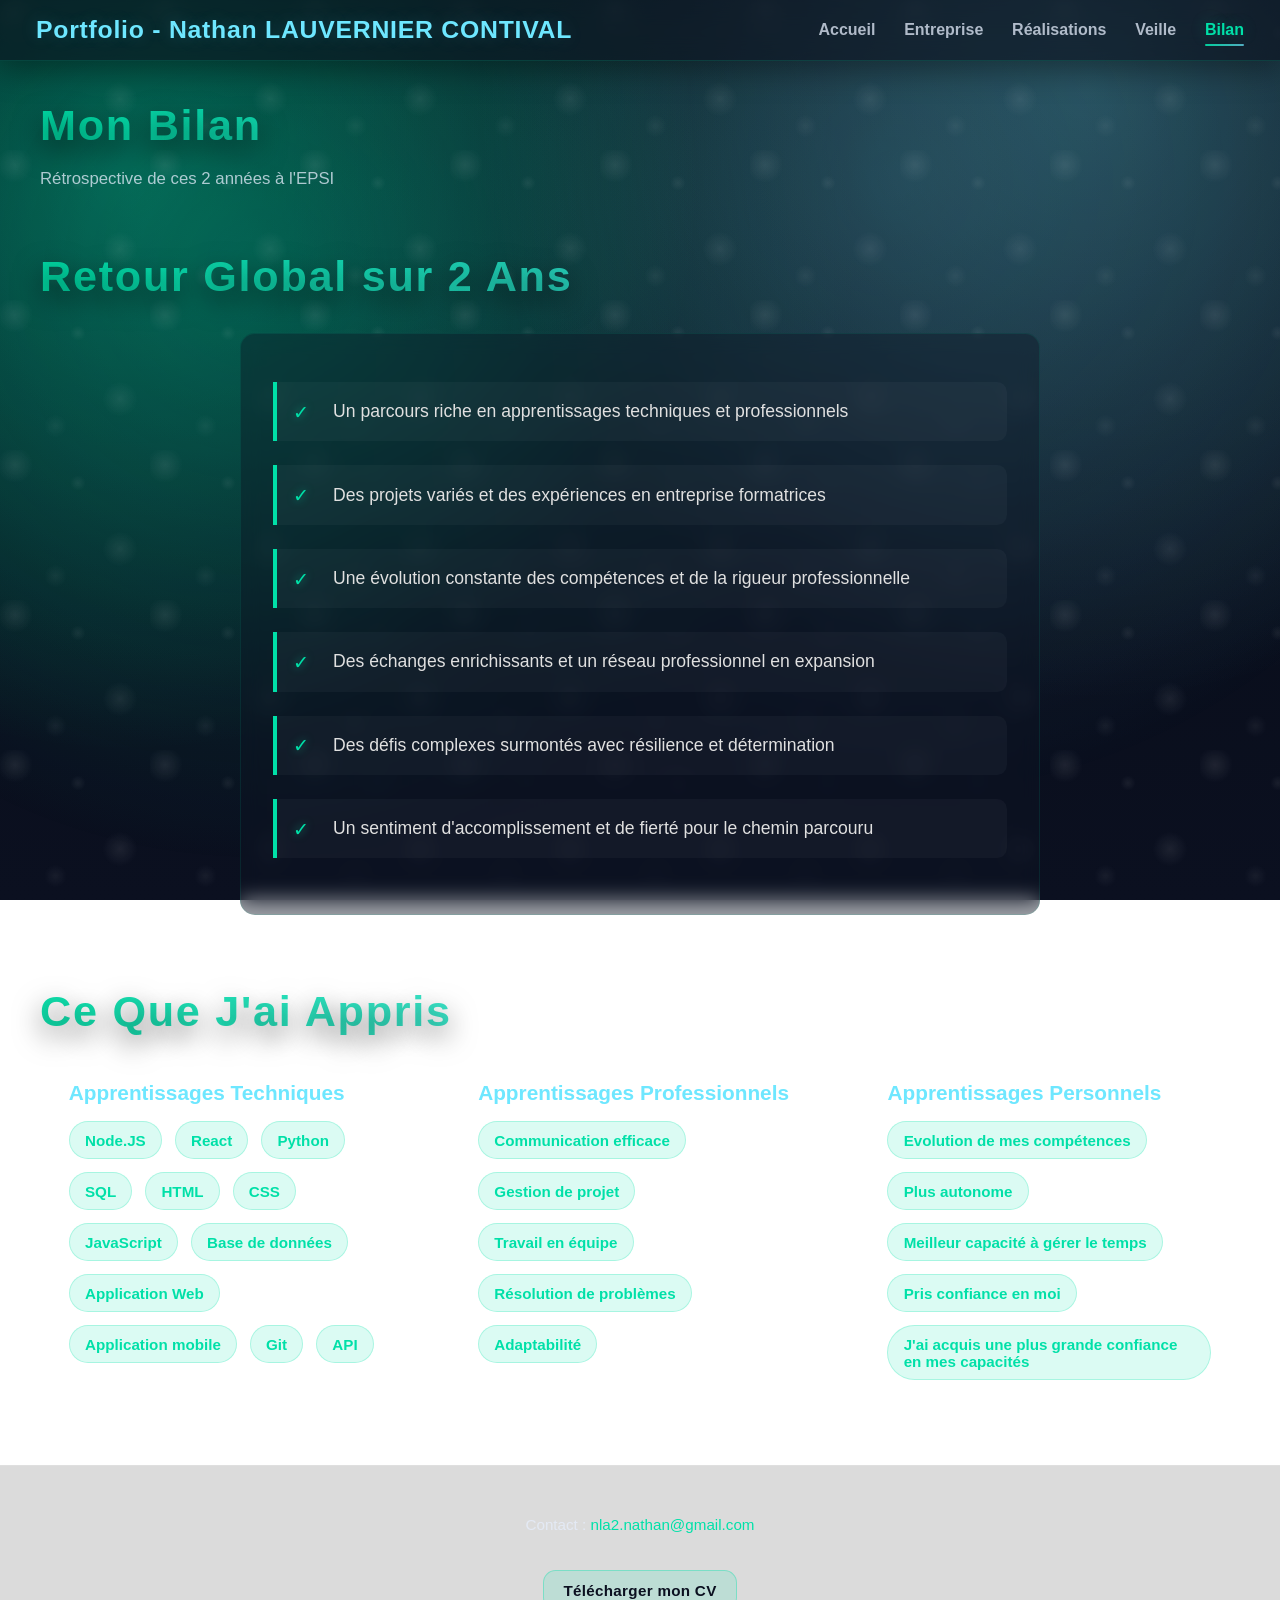
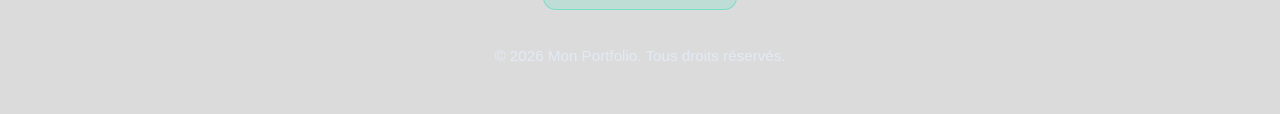
<file: bilan.html>
<!DOCTYPE html>
<html lang="fr">
<head>
    <meta charset="UTF-8">
    <meta name="viewport" content="width=device-width, initial-scale=1.0">
    <title>Bilan - Portfolio</title>
    <link rel="stylesheet" href="/bilan.css">
</head>
<body>
    <nav class="navbar">
        <div class="nav-container">
            <a href="index.html" class="nav-logo">Portfolio - Nathan LAUVERNIER CONTIVAL</a>
            <ul class="nav-menu">
                <li class="nav-item"><a href="index.html" class="nav-link">Accueil</a></li>
                <li class="nav-item"><a href="entreprise.html" class="nav-link">Entreprise</a></li>
                <li class="nav-item"><a href="realisations.html" class="nav-link">Réalisations</a></li>
                <li class="nav-item"><a href="veille.html" class="nav-link">Veille</a></li>
                <li class="nav-item"><a href="bilan.html" class="nav-link active">Bilan</a></li>
            </ul>
        </div>
    </nav>

    <main>
        <section class="page-header">
            <h1 class="page-title">Mon Bilan</h1>
            <p class="page-subtitle">Rétrospective de ces 2 années à l'EPSI</p>
        </section>

        <section class="bilan-section">
            <h2 class="section-title">Retour Global sur 2 Ans</h2>
            <div class="section-content">
        <div class="bilan-container">
            <ul class="bilan-list">
                <li>Un parcours riche en apprentissages techniques et professionnels</li>
                <li>Des projets variés et des expériences en entreprise formatrices</li>
                <li>Une évolution constante des compétences et de la rigueur professionnelle</li>
                <li>Des échanges enrichissants et un réseau professionnel en expansion</li>
                <li>Des défis complexes surmontés avec résilience et détermination</li>
                <li>Un sentiment d'accomplissement et de fierté pour le chemin parcouru</li>
            </ul>
        </div>
            </div>
        </section>

        <section class="bilan-section">
            <h2 class="section-title">Ce Que J'ai Appris</h2>
            <div class="learnings-grid">
                <div class="learning-card">
                    <h3>Apprentissages Techniques</h3>
                    <ul class="learning-list">
                        <li>Node.JS</li>
                        <li>React</li>
                        <li>Python</li>
                        <li>SQL</li>
                        <li>HTML</li>
                        <li>CSS</li>
                        <li>JavaScript</li>
                        <li>Base de données</li>
                        <li>Application Web</li>
                        <li>Application mobile</li>
                        <li>Git</li>
                        <li>API</li>
                    </ul>
                </div>

                <div class="learning-card">
                    <h3>Apprentissages Professionnels</h3>
                    <ul class="learning-list">
                        <li>Communication efficace</li>
                        <li>Gestion de projet</li>
                        <li>Travail en équipe</li>
                        <li>Résolution de problèmes</li>
                        <li>Adaptabilité</li>
                    </ul>
                </div>

                <div class="learning-card">
                    <h3>Apprentissages Personnels</h3>
                    <ul class="learning-list">
                        <li>Evolution de mes compétences</li>
                        <li>Plus autonome</li>
                        <li>Meilleur capacité à gérer le temps</li>
                        <li>Pris confiance en moi</li>
                        <li>J'ai acquis une plus grande confiance en mes capacités</li>
                    </ul>
                </div>
            </div>
        </section>
    </main>

    <footer>
        <div class="footer-content">
            <p>Contact : <a href="mailto:ton.email@example.com">nla2.nathan@gmail.com</a></p>
            <p><a class="download-cv" href="../image/LAUVERNIER CONTIVAL Nathan CV.pdf" download="CV_Nathan_LAUVERNIER_CONTIVAL.pdf">Télécharger mon CV</a></p>
            <p>&copy; 2026 Mon Portfolio. Tous droits réservés.</p>
        </div>
    </footer>
</body>
</html>
</file>
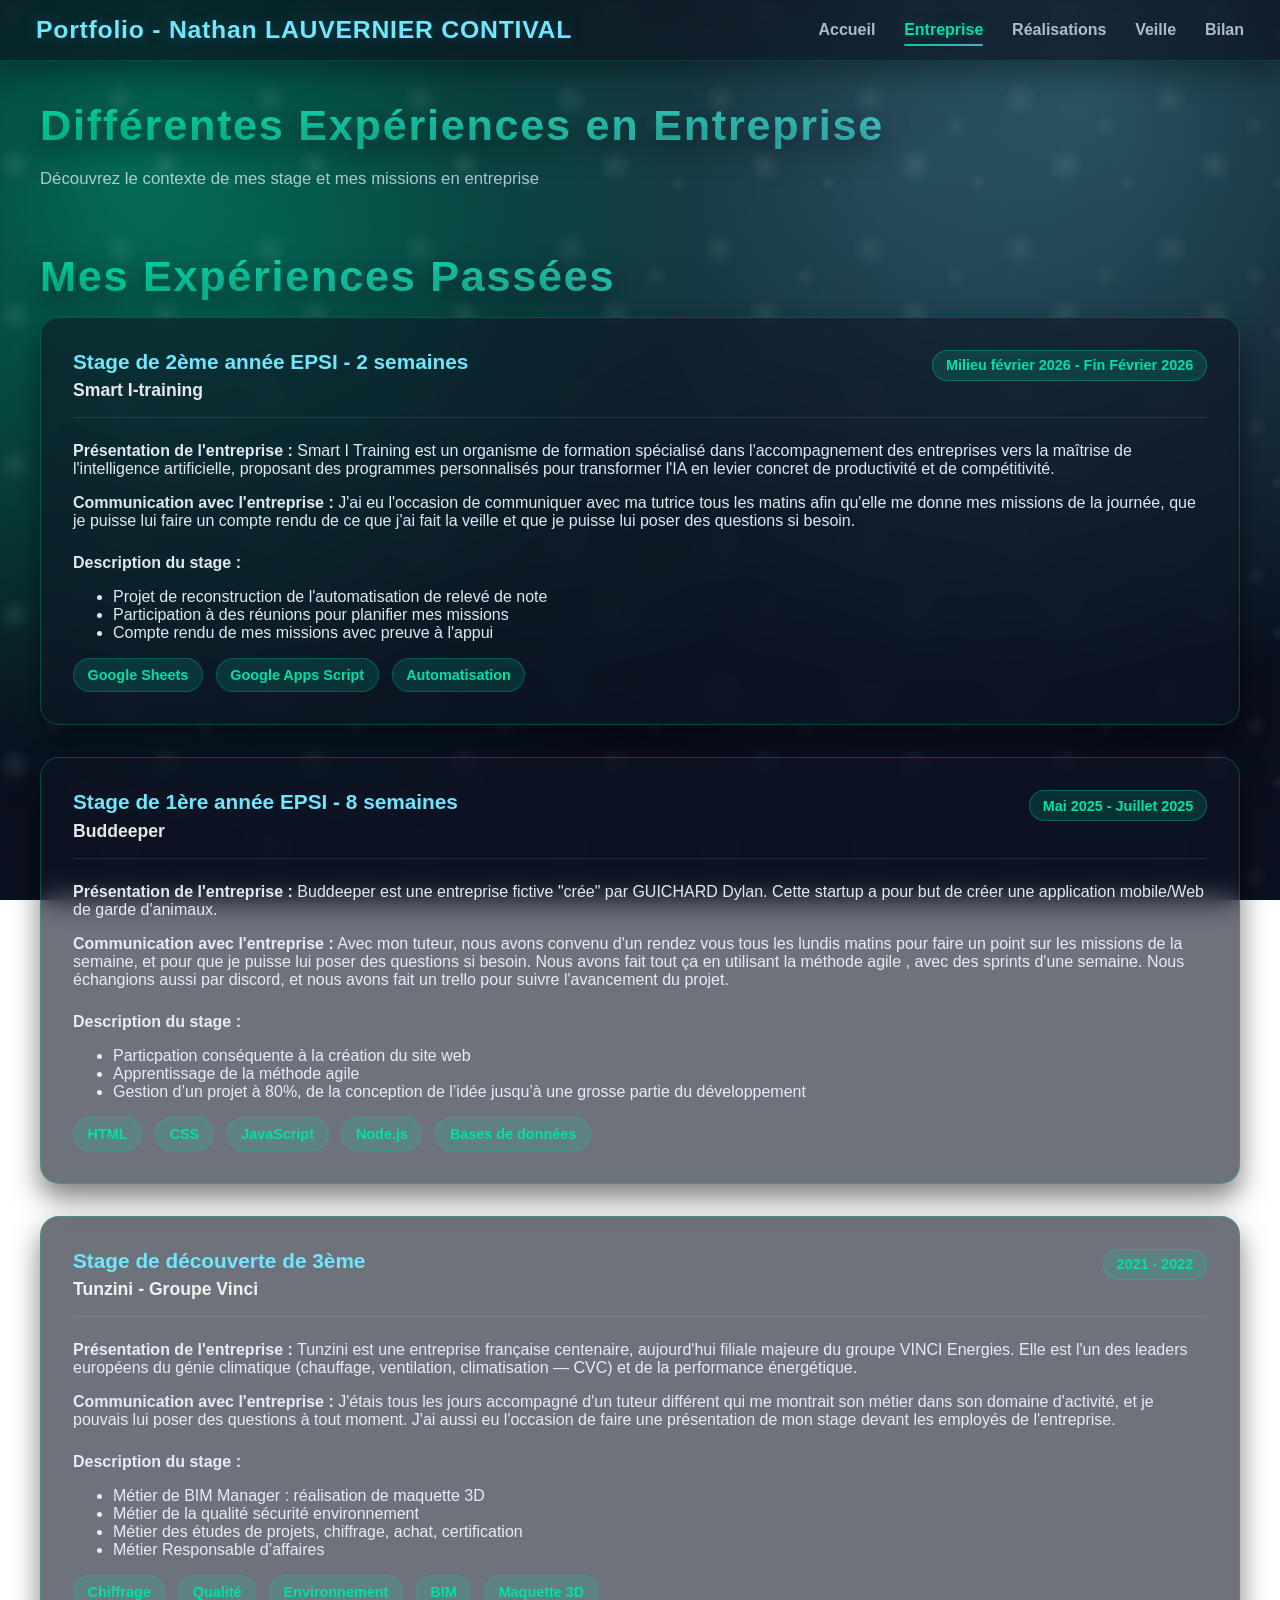
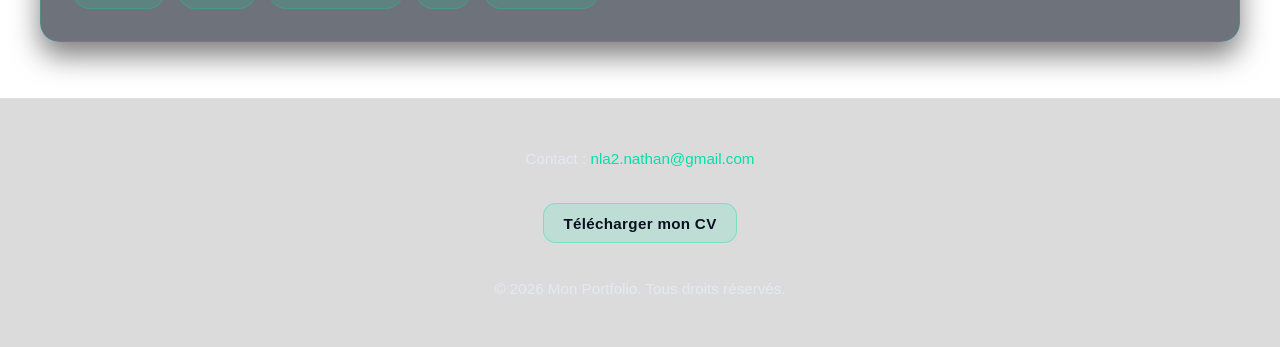
<file: entreprise.html>
<!DOCTYPE html>
<html lang="fr">
<head>
    <meta charset="UTF-8">
    <meta name="viewport" content="width=device-width, initial-scale=1.0">
    <title>Entreprise - Portfolio</title>
    <link rel="stylesheet" href="/entreprise.css">
</head>
<body>
    <nav class="navbar">
        <div class="nav-container">
            <a href="index.html" class="nav-logo">Portfolio - Nathan LAUVERNIER CONTIVAL</a>
            <ul class="nav-menu">
                <li class="nav-item"><a href="index.html" class="nav-link">Accueil</a></li>
                <li class="nav-item"><a href="entreprise.html" class="nav-link active">Entreprise</a></li>
                <li class="nav-item"><a href="realisations.html" class="nav-link">Réalisations</a></li>
                <li class="nav-item"><a href="veille.html" class="nav-link">Veille</a></li>
                <li class="nav-item"><a href="bilan.html" class="nav-link">Bilan</a></li>
            </ul>
        </div>
    </nav>

    <main>
        <section class="page-header">
            <h1 class="page-title">Différentes Expériences en Entreprise</h1>
            <p class="page-subtitle">Découvrez le contexte de mes stage et mes missions en entreprise</p>
        </section>

        <section class="experiences">
            <h2 class="section-title">Mes Expériences Passées</h2>
            <div class="experiences-list">
                <div class="experience-card">
                    <div class="experience-header">
                        <div>
                            <h3 class="experience-title">Stage de 2ème année EPSI - 2 semaines</h3>
                            <p class="experience-company">Smart I-training</p>
                        </div>
                        <span class="experience-period">Milieu février 2026 -  Fin Février 2026</span>
                    </div>
                    <p class ="presentation-entreprise">
                        <strong>Présentation de l'entreprise :</strong> Smart I Training est un 
                        organisme de formation spécialisé dans l'accompagnement des entreprises vers la maîtrise de l'intelligence artificielle, 
                        proposant des programmes personnalisés pour transformer l'IA en levier concret de productivité et de compétitivité.
                    </p>
                    <p class="communication">
                        <strong>Communication avec l'entreprise :</strong> J'ai eu l'occasion de communiquer avec ma tutrice tous les matins afin qu'elle me donne
                        mes missions de la journée, que je puisse lui faire un compte rendu de ce que j'ai fait la veille et que je puisse lui poser des 
                        questions si besoin.
                    </p>
                    <p class="experience-description">
                        <p><strong>Description du stage :</strong></p>
                        <ul>
                            <li>Projet de reconstruction de l'automatisation de relevé de note</li>
                            <li>Participation à des réunions pour planifier mes missions</li>
                            <li>Compte rendu de mes missions avec preuve à l'appui</li>
                        </ul>
                    </p>
                    <div class="experience-skills">
                        <span class="exp-tag">Google Sheets</span>
                        <span class="exp-tag">Google Apps Script</span>
                        <span class="exp-tag">Automatisation</span>
                    </div>
                </div>

                <div class="experience-card">
                    <div class="experience-header">
                        <div>
                            <h3 class="experience-title">Stage de 1ère année EPSI - 8 semaines</h3>
                            <p class="experience-company">Buddeeper</p>
                        </div>
                        <span class="experience-period">Mai 2025 - Juillet 2025</span>
                    </div>

                    <p class ="presentation-entreprise">
                        <strong>Présentation de l'entreprise :</strong> Buddeeper est une entreprise fictive "crée" par GUICHARD Dylan. 
                        Cette startup a pour but de créer une application mobile/Web de garde d'animaux.
                    </p>
                    <p class="communication">
                        <strong>Communication avec l'entreprise :</strong> Avec mon tuteur, nous avons convenu d'un rendez vous tous les lundis matins pour faire un point
                        sur les missions de la semaine, et pour que je puisse lui poser des questions si besoin. Nous avons fait tout ça en utilisant la méthode agile
                        , avec des sprints d'une semaine. Nous échangions aussi par discord, et nous avons fait un trello pour suivre l'avancement du projet.
                    </p>
                    <p class="experience-description">
                        <p><strong>Description du stage :</strong></p>
                        <ul>
                            <li>Particpation conséquente à la création du site web</li>
                            <li>Apprentissage de la méthode agile</li>
                            <li>Gestion d’un projet à 80%, de la conception de l’idée jusqu’à une grosse partie du développement</li>
                        </ul>
                    </p>
                    <div class="experience-skills">
                        <span class="exp-tag">HTML</span>
                        <span class="exp-tag">CSS</span>
                        <span class="exp-tag">JavaScript</span>
                        <span class="exp-tag">Node.js</span>
                        <span class="exp-tag">Bases de données</span>
                    </div>
                </div>

                <div class="experience-card">
                    <div class="experience-header">
                        <div>
                            <h3 class="experience-title">Stage de découverte de 3ème</h3>
                            <p class="experience-company">Tunzini - Groupe Vinci</p>
                        </div>
                        <span class="experience-period">2021 - 2022</span>
                    </div>
                    <p class="presentation-entreprise">
                        <strong>Présentation de l'entreprise :</strong> Tunzini est une entreprise française centenaire, aujourd'hui filiale majeure du groupe VINCI Energies. 
                        Elle est l'un des leaders européens du génie climatique (chauffage, ventilation, climatisation — CVC) et de la performance énergétique.
                    </p>
                    <p class="communication">
                        <strong>Communication avec l'entreprise :</strong> J'étais tous les jours accompagné d'un tuteur différent qui me montrait son métier
                        dans son domaine d'activité, et je pouvais lui poser des questions à tout moment. J'ai aussi eu 
                        l'occasion de faire une présentation de mon stage devant les employés de l'entreprise.
                    </p>
                    <p class="experience-description">
                        <p><strong>Description du stage :</strong></p>
                        <ul>
                            <li>Métier de BIM Manager : réalisation de maquette 3D</li>
                            <li>Métier de la qualité sécurité environnement</li>
                            <li>Métier des études de projets, chiffrage, achat, certification</li>
                            <li>Métier Responsable d’affaires</li>
                        </ul>
                    </p>
                    <div class="experience-skills">
                        <span class="exp-tag">Chiffrage</span>
                        <span class="exp-tag">Qualité</span>
                        <span class="exp-tag">Environnement</span>
                        <span class="exp-tag">BIM</span>
                        <span class="exp-tag">Maquette 3D</span>
                    </div>
                </div>
            </div>
        </section>

    </main>

    <footer>
        <div class="footer-content">
            <p>Contact : <a href="mailto:ton.email@example.com">nla2.nathan@gmail.com</a></p>
            <p><a class="download-cv" href="../image/LAUVERNIER CONTIVAL Nathan CV.pdf" download="CV_Nathan_LAUVERNIER_CONTIVAL.pdf">Télécharger mon CV</a></p>
            <p>&copy; 2026 Mon Portfolio. Tous droits réservés.</p>
        </div>
    </footer>
</body>
</html>
</file>
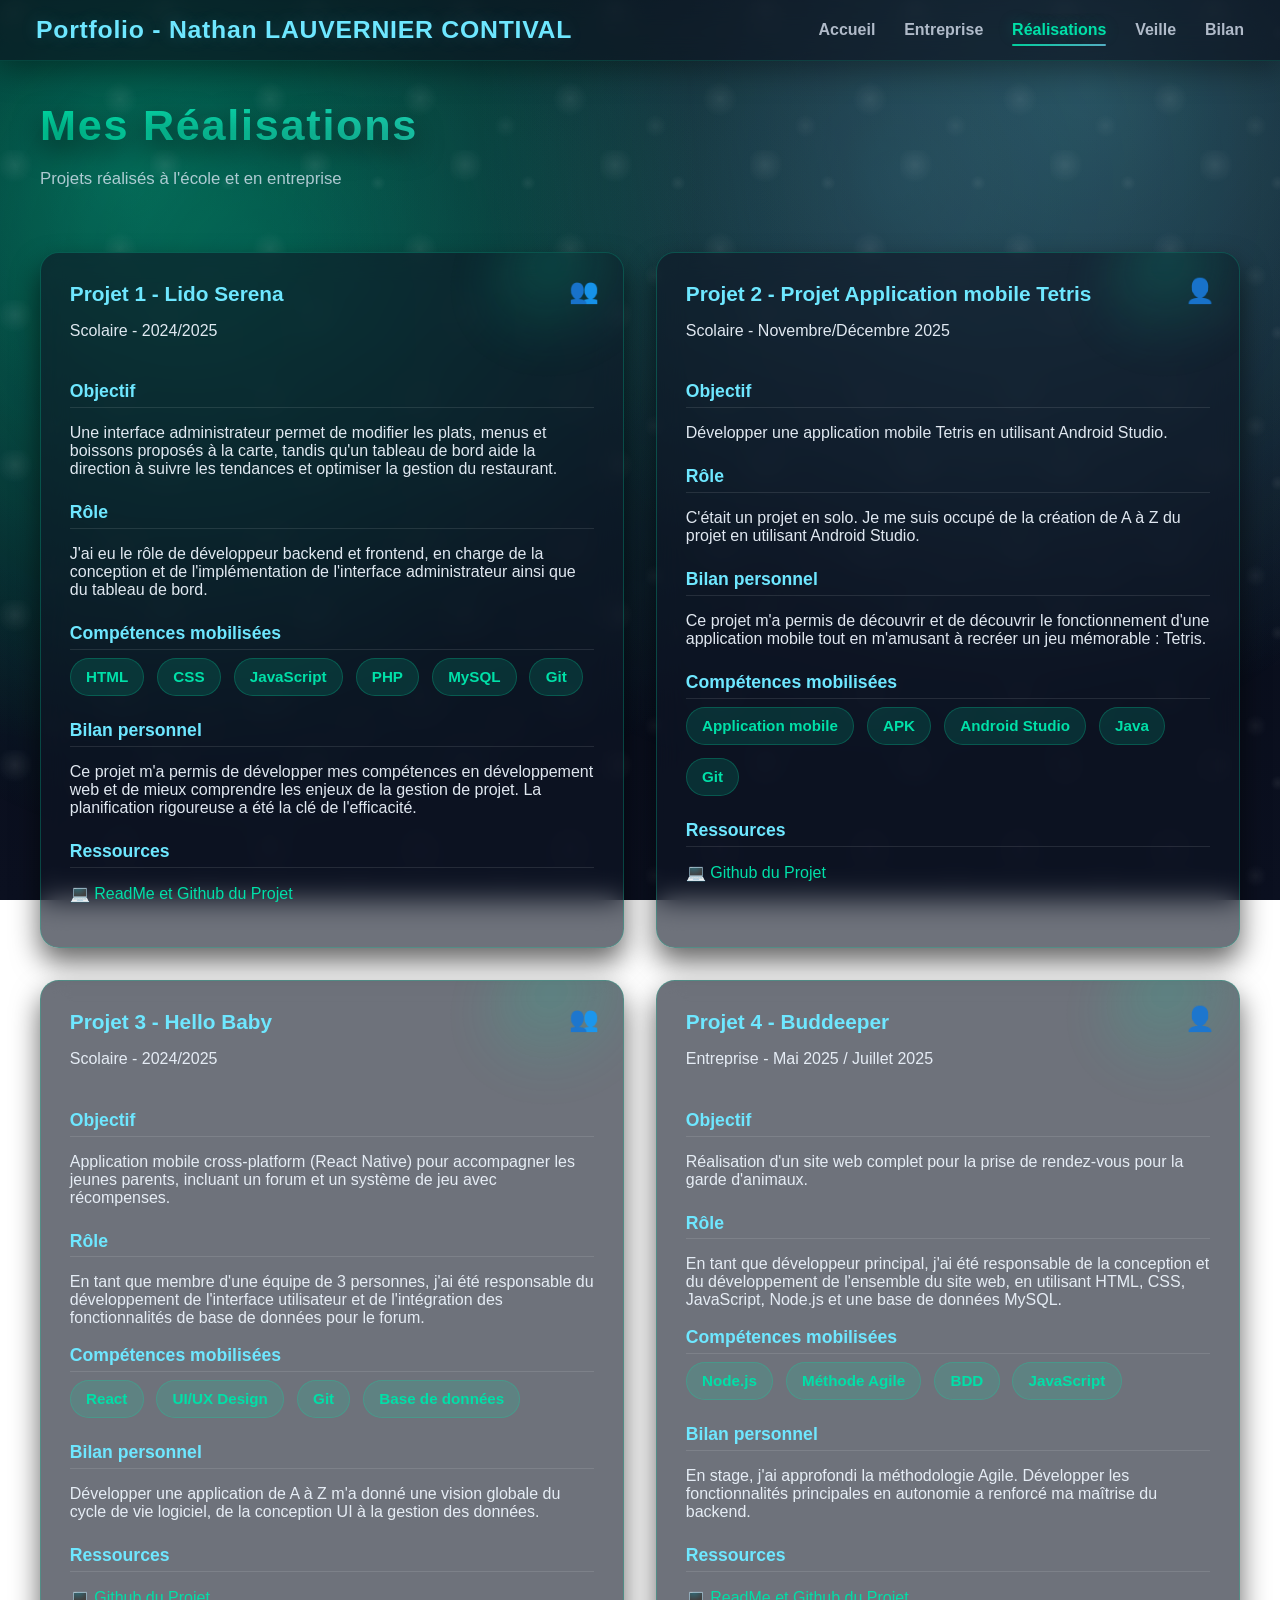
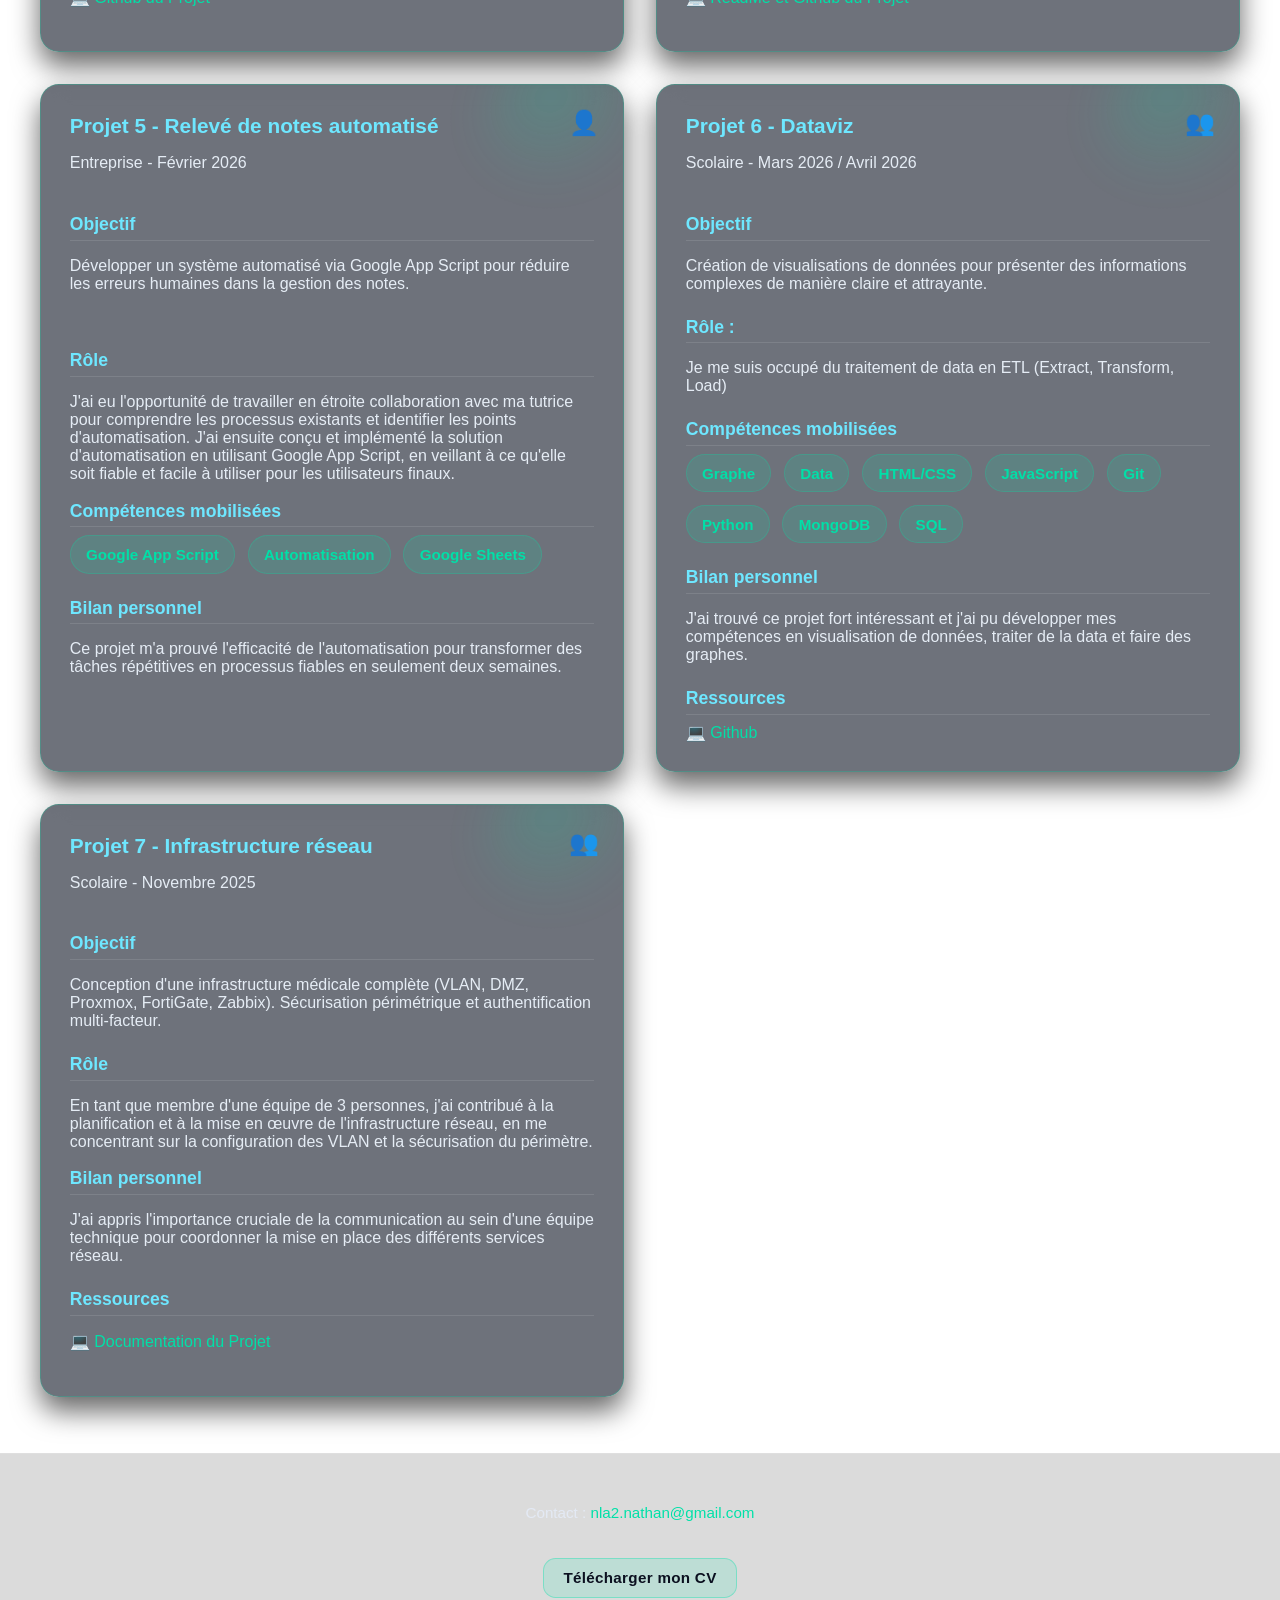
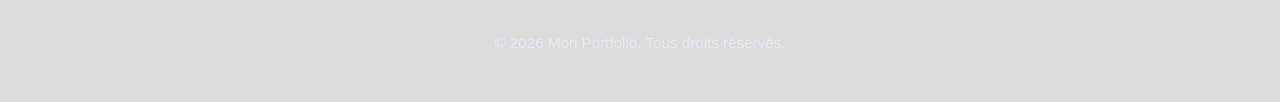
<file: realisations.html>
<!DOCTYPE html>
<html lang="fr">
<head>
    <meta charset="UTF-8">
    <meta name="viewport" content="width=device-width, initial-scale=1.0">
    <title>Réalisations - Portfolio</title>
    <link rel="stylesheet" href="/realisations.css">
</head>
<body>
    <nav class="navbar">
        <div class="nav-container">
            <a href="index.html" class="nav-logo">Portfolio - Nathan LAUVERNIER CONTIVAL</a>
            <ul class="nav-menu">
                <li class="nav-item"><a href="index.html" class="nav-link">Accueil</a></li>
                <li class="nav-item"><a href="entreprise.html" class="nav-link">Entreprise</a></li>
                <li class="nav-item"><a href="realisations.html" class="nav-link active">Réalisations</a></li>
                <li class="nav-item"><a href="veille.html" class="nav-link">Veille</a></li>
                <li class="nav-item"><a href="bilan.html" class="nav-link">Bilan</a></li>
            </ul>
        </div>
    </nav>

    <main>
        <section class="page-header">
            <h1 class="page-title">Mes Réalisations</h1>
            <p class="page-subtitle">Projets réalisés à l'école et en entreprise</p>
        </section>

        <div class="projects-container">
            
            <article class="project-card">
                <div class="project-type-icon solo" title="Projet réalisé en Groupe">&#128101;</div>
                <div class="project-header">
                    <h2 class="project-title">Projet 1 - Lido Serena</h2>
                    <div class="project-meta">
                        <span class="project-context">Scolaire - 2024/2025</span>
                    </div>
                </div>

                <div class="project-content">
                    <div class="project-section">
                        <h3 class="subsection-title">Objectif</h3>
                        <p class="subsection-text">Une interface administrateur permet de modifier les plats, menus et boissons proposés à la carte, 
                            tandis qu'un tableau de bord aide la direction à suivre les tendances et optimiser la gestion du restaurant.</p>
                    </div>

                    <div class="project-section">
                        <h3 class="subsection-title">Rôle</h3>
                        <p class="subsection-text">J'ai eu le rôle de développeur backend et frontend, en charge de la conception et de l'implémentation de 
                            l'interface administrateur ainsi que du tableau de bord.</p>
                    </div>


                    <div class="project-section">
                        <h3 class="subsection-title">Compétences mobilisées</h3>
                        <div class="skills-list">
                            <span class="skill-tag">HTML</span>
                            <span class="skill-tag">CSS</span>
                            <span class="skill-tag">JavaScript</span>
                            <span class="skill-tag">PHP</span>
                            <span class="skill-tag">MySQL</span>
                            <span class="skill-tag">Git</span>
                        </div>
                    </div>

                    <div class="project-section">
                        <h3 class="subsection-title">Bilan personnel</h3>
                        <p class="subsection-text">Ce projet m'a permis de développer mes compétences en développement 
                            web et de mieux comprendre les enjeux de la gestion de projet. La planification rigoureuse a été la clé de l'efficacité.</p>
                    </div>

                    <div class="project-section">
                        <h3 class="subsection-title">Ressources</h3>
                        <p class="subsection-text">
                            <a href="https://github.com/Atsuko-lab/Lido-Serena" class="resource-link">💻 ReadMe et Github du Projet</a>
                        </p>
                    </div>
                </div>
            </article>

            <article class="project-card">
                <div class="project-type-icon group" title="Projet réalisé en solo">&#128100;</div>
                <div class="project-header">
                    <h2 class="project-title">Projet 2 - Projet Application mobile Tetris</h2>
                    <div class="project-meta">
                        <span class="project-context">Scolaire - Novembre/Décembre 2025</span>
                    </div>
                </div>

                <div class="project-content">
                    <div class="project-section">
                        <h3 class="subsection-title">Objectif</h3>
                        <p class="subsection-text">Développer une application mobile Tetris en utilisant Android Studio.</p>
                    </div>

                    <div class="project-section">
                        <h3 class="subsection-title">Rôle</h3>
                        <p class="subsection-text">C'était un projet en solo. Je me suis occupé de la création de A à Z du projet en utilisant Android Studio.</p>
                    </div>

                    <div class="project-section">
                        <h3 class="subsection-title">Bilan personnel</h3>
                        <p class="subsection-text">Ce projet m'a permis de découvrir et de découvrir le fonctionnement d'une application mobile tout en m'amusant à recréer un jeu mémorable : Tetris.</p>
                    </div>
                    <div class="project-section">
                        <h3 class="subsection-title">Compétences mobilisées</h3>
                        <div class="skills-list">
                            <span class="skill-tag">Application mobile</span>
                            <span class="skill-tag">APK</span>  
                            <span class="skill-tag">Android Studio</span>
                            <span class="skill-tag">Java</span>
                            <span class="skill-tag">Git</span>

                        </div>
                    </div>

                    <div class="project-section">
                        <h3 class="subsection-title">Ressources</h3>
                        <p class="subsection-text">
                            <a href="https://github.com/Atsuko-lab/Projet-Tetris-Android-Studio" class="resource-link">💻 Github du Projet</a>
                        </p>
                    </div>
                </div>
            </article>

            <article class="project-card">
                <div class="project-type-icon group" title="Projet réalisé en Groupe">&#128101;</div>
                <div class="project-header">
                    <h2 class="project-title">Projet 3 - Hello Baby</h2>
                    <div class="project-meta">
                        <span class="project-context">Scolaire - 2024/2025</span>
                    </div>
                </div>

                <div class="project-content">
                    <div class="project-section">
                        <h3 class="subsection-title">Objectif</h3>
                        <p class="subsection-text">Application mobile cross-platform (React Native) pour accompagner les jeunes parents, incluant un forum et un système de jeu avec récompenses.</p>
                    </div>

                    <div class="project-section">
                        <h3 class="subsection-title">Rôle</h3>
                        <p class="subsection-text">En tant que membre d'une équipe de 3 personnes, j'ai 
                            été responsable du développement de l'interface utilisateur et de l'intégration des 
                            fonctionnalités de base de données pour le forum.</p>

                    <div class="project-section">
                        <h3 class="subsection-title">Compétences mobilisées</h3>
                        <div class="skills-list">
                            <span class="skill-tag">React</span>
                            <span class="skill-tag">UI/UX Design</span>
                            <span class="skill-tag">Git</span>
                            <span class="skill-tag">Base de données</span>
                        </div>
                    </div>

                    <div class="project-section">
                        <h3 class="subsection-title">Bilan personnel</h3>
                        <p class="subsection-text">Développer une application de A à Z m'a donné une vision globale du cycle de vie logiciel, de la conception UI à la gestion des données.</p>
                    </div>

                    <div class="project-section">
                        <h3 class="subsection-title">Ressources</h3>
                        <p class="subsection-text">
                            <a href="https://github.com/Atsuko-lab/Hello-Baby" class="resource-link">💻 Github du Projet</a>
                        </p>
                    </div>
                </div>
            </article>

            <article class="project-card">
                <div class="project-type-icon solo" title="Projet réalisé en Solo">&#128100;</div>
                <div class="project-header">
                    <h2 class="project-title">Projet 4 - Buddeeper</h2>
                    <div class="project-meta">
                        <span class="project-context">Entreprise - Mai 2025 / Juillet 2025</span>
                    </div>
                </div>

                <div class="project-content">
                    <div class="project-section">
                        <h3 class="subsection-title">Objectif</h3>
                        <p class="subsection-text">Réalisation d'un site web complet pour la prise de rendez-vous pour la garde d'animaux.</p>
                    </div>

                    <div class="project-section">
                        <h3 class="subsection-title">Rôle</h3>
                        <p class="subsection-text">En tant que développeur principal, j'ai été responsable de la conception et du développement de 
                            l'ensemble du site web, en utilisant HTML, CSS, JavaScript, Node.js et une base de données MySQL.</p>

                    <div class="project-section">
                        <h3 class="subsection-title">Compétences mobilisées</h3>
                        <div class="skills-list">
                            <span class="skill-tag">Node.js</span>
                            <span class="skill-tag">Méthode Agile</span>
                            <span class="skill-tag">BDD</span>
                            <span class="skill-tag">JavaScript</span>
                        </div>
                    </div>

                    <div class="project-section">
                        <h3 class="subsection-title">Bilan personnel</h3>
                        <p class="subsection-text">En stage, j'ai approfondi la méthodologie Agile. Développer les fonctionnalités principales en autonomie a renforcé ma maîtrise du backend.</p>
                    </div>

                    <div class="project-section">
                        <h3 class="subsection-title">Ressources</h3>
                        <p class="subsection-text">
                            <a href="https://github.com/Atsuko-lab/buddeeper" class="resource-link">💻 ReadMe et Github du Projet</a>
                        </p>
                    </div>
                </div>
            </article>

            <article class="project-card">
                <div class="project-type-icon solo" title="Projet réalisé en Solo">&#128100;</div>
                <div class="project-header">
                    <h2 class="project-title">Projet 5 - Relevé de notes automatisé</h2>
                    <div class="project-meta">
                        <span class="project-context">Entreprise - Février 2026</span>
                    </div>
                </div>

                <div class="project-content">
                    <div class="project-section">
                        <h3 class="subsection-title">Objectif</h3>
                        <p class="subsection-text">Développer un système automatisé via Google App Script pour réduire les erreurs humaines dans la gestion des notes.</p>
                    </div>

                </div>

                     <div class="project-section">
                        <h3 class="subsection-title">Rôle</h3>
                        <p class="subsection-text">J'ai eu l'opportunité de travailler en étroite collaboration avec ma tutrice pour comprendre 
                            les processus existants et identifier les points d'automatisation. 
                            J'ai ensuite conçu et implémenté la solution d'automatisation en utilisant Google App Script, 
                            en veillant à ce qu'elle soit fiable et facile à utiliser pour les utilisateurs finaux.</p>

                    <div class="project-section">
                        <h3 class="subsection-title">Compétences mobilisées</h3>
                        <div class="skills-list">
                            <span class="skill-tag">Google App Script</span>
                            <span class="skill-tag">Automatisation</span>
                            <span class="skill-tag">Google Sheets</span>
                        </div>
                    </div>

                    <div class="project-section">
                        <h3 class="subsection-title">Bilan personnel</h3>
                        <p class="subsection-text">Ce projet m'a prouvé l'efficacité de l'automatisation pour transformer des tâches répétitives en processus fiables en seulement deux semaines.</p>
                    </div>
                </div>
            </article>
                      <article class="project-card">
                <div class="project-type-icon" title="Projet réalisé en groupe">&#128101;</div>

                <div class="project-header">
                    <h2 class="project-title">Projet 6 - Dataviz</h2>
                    <div class="project-meta">
                        <span class="project-context">Scolaire - Mars 2026 / Avril 2026</span>
                    </div>
                </div>
                <div class="project-content">
                    <div class="project-section">
                        <h3 class="subsection-title">Objectif</h3>
                        <p class="subsection-text">Création de visualisations de données pour présenter des informations complexes de manière claire et attrayante.</p>
                    </div>
                    
                    <div class="project-section">
                        <h3 class="subsection-title">Rôle :</h3>
                        <p class="subsection-text">Je me suis occupé du traitement de data en ETL (Extract, Transform, Load)</p>
                    </div>

                    <div class="project-section">
                        <h3 class="subsection-title">Compétences mobilisées</h3>
                        <div class="skills-list">
                            <span class="skill-tag">Graphe</span>
                            <span class="skill-tag">Data</span>
                            <span class="skill-tag">HTML/CSS</span>
                            <span class="skill-tag">JavaScript</span>
                            <span class="skill-tag">Git</span>
                            <span class="skill-tag">Python</span>
                            <span class="skill-tag">MongoDB</span>
                            <span class="skill-tag">SQL</span>
                        </div>
                    </div>
                    <div class="project-section">
                        <h3 class="subsection-title">Bilan personnel</h3>
                        <p class="subsection-text">J'ai trouvé ce projet fort intéressant et j'ai pu développer mes compétences en visualisation de données, traiter de la data et faire des graphes.</p>
                    </div>
                    <div class="project-section">
                        <h3 class="subsection-title">Ressources</h3>
                        <a href="#" class="resource-link">💻 Github</a>
                    </div>
                </div>
            </article>
            <article class="project-card">
                <div class="project-type-icon group" title="Projet réalisé en Groupe">&#128101;</div>
                <div class="project-header">
                    <h2 class="project-title">Projet 7 - Infrastructure réseau</h2>
                    <div class="project-meta">
                        <span class="project-context">Scolaire - Novembre 2025</span>
                    </div>
                </div>

                <div class="project-content">
                    <div class="project-section">
                        <h3 class="subsection-title">Objectif</h3>
                        <p class="subsection-text">Conception d'une infrastructure médicale complète (VLAN, DMZ, Proxmox, FortiGate, Zabbix). Sécurisation périmétrique et authentification multi-facteur.</p>
                    </div>

                    <div class="project-section">
                        <h3 class="subsection-title">Rôle</h3>
                        <p class="subsection-text">En tant que membre d'une équipe de 3 personnes, j'ai contribué à la planification et 
                            à la mise en œuvre de l'infrastructure réseau, en me concentrant sur la configuration des VLAN et la sécurisation du périmètre.
                        </p>

                    <div class="project-section">
                        <h3 class="subsection-title">Bilan personnel</h3>
                        <p class="subsection-text">J'ai appris l'importance cruciale de la communication au sein d'une équipe technique pour coordonner la mise en place des différents services réseau.</p>
                    </div>

                    <div class="project-section">
                        <h3 class="subsection-title">Ressources</h3>
                        <p class="subsection-text">
                            <a href="https://docs.google.com/document/d/12HAMzSEonvs7hmVs0B55nXoBsWw69zrlVMKp9abV8bU/edit?usp=sharing" class="resource-link">💻 Documentation du Projet</a>
                        </p>
                    </div>
                </div>
            </article>
        </div>
    </main>

    <footer>
        <div class="footer-content">
            <p>Contact : <a href="mailto:nla2.nathan@gmail.com">nla2.nathan@gmail.com</a></p>
            <p><a class="download-cv" href="../image/LAUVERNIER CONTIVAL Nathan CV.pdf" download="CV_Nathan_LAUVERNIER_CONTIVAL.pdf">Télécharger mon CV</a></p>
            <p>&copy; 2026 Mon Portfolio. Tous droits réservés.</p>
        </div>
    </footer>
</body>
</html>
</file>
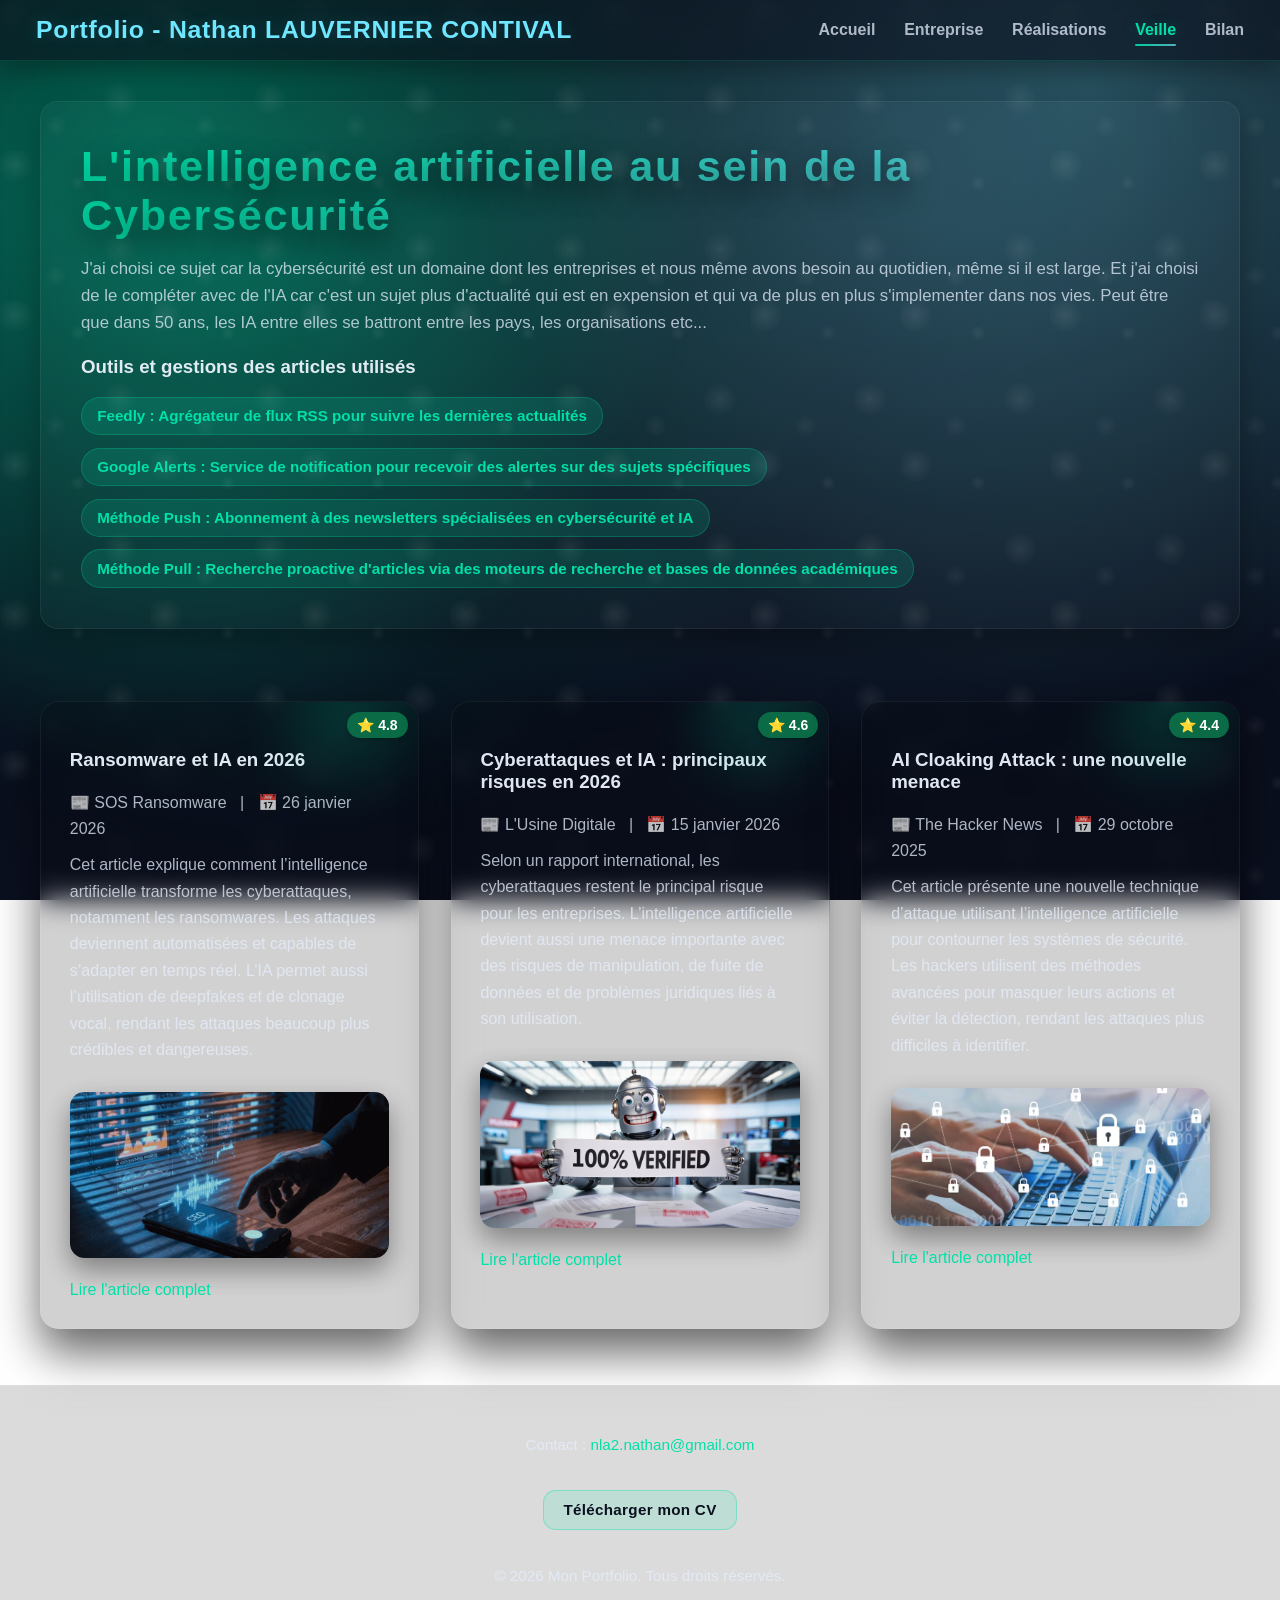
<file: veille.html>
<!DOCTYPE html>
<html lang="fr">
<head>
    <meta charset="UTF-8">
    <meta name="viewport" content="width=device-width, initial-scale=1.0">
    <title>Veille - Portfolio</title>
    <link rel="stylesheet" href="/veille.css">
</head>
<body>
    <nav class="navbar">
        <div class="nav-container">
            <a href="index.html" class="nav-logo">Portfolio - Nathan LAUVERNIER CONTIVAL</a>
            <ul class="nav-menu">
                <li class="nav-item"><a href="index.html" class="nav-link">Accueil</a></li>
                <li class="nav-item"><a href="entreprise.html" class="nav-link">Entreprise</a></li>
                <li class="nav-item"><a href="realisations.html" class="nav-link">Réalisations</a></li>
                <li class="nav-item"><a href="veille.html" class="nav-link active">Veille</a></li>
                <li class="nav-item"><a href="bilan.html" class="nav-link">Bilan</a></li>
            </ul>
        </div>
    </nav>

    <main>
        <div class="veille-content">
            <h1 class="titrePage">L'<strong>intelligence artificielle</strong> au sein de la <strong>Cybersécurité</strong></h1>
            <p class="choixSujet"> J'ai choisi ce sujet car la cybersécurité est un domaine dont les entreprises et nous même avons besoin au 
                quotidien, même si il est large. Et j'ai choisi de le compléter avec de l'IA car c'est 
                un sujet plus d'actualité qui est en expension et qui va de plus en plus s'implementer dans nos vies.
                Peut être que dans 50 ans, les IA entre elles se battront entre les pays, les organisations etc...
            </p>
            <h3>Outils et gestions des articles utilisés</h3>
            
            <ul class="learning-list">
                <li><strong>Feedly</strong> : Agrégateur de flux RSS pour suivre les dernières actualités</li>
                <li><strong>Google Alerts</strong> : Service de notification pour recevoir des alertes sur des sujets spécifiques</li>
                <li><strong>Méthode Push</strong> : Abonnement à des newsletters spécialisées en cybersécurité et IA</li>
                <li><strong>Méthode Pull</strong> : Recherche proactive d'articles via des moteurs de recherche et bases de données académiques</li>
            </ul>
        </div>

        <div class="veille-box">
            <section class="article-box">
                <div class="note">⭐ 4.8</div>

                <h3 class="article-title">
                    Ransomware et IA en 2026
                </h3>
                <p class="article-meta">
                    📰 SOS Ransomware &nbsp; | &nbsp; 📅 26 janvier 2026
                </p>

                <p>
                        Cet article explique comment l’intelligence artificielle transforme les cyberattaques, notamment les ransomwares.
                    Les attaques deviennent automatisées et capables de s’adapter en temps réel.
                    L’IA permet aussi l’utilisation de deepfakes et de clonage vocal, rendant les attaques beaucoup plus crédibles et dangereuses.
                </p>

                <img  class="article-image" src="../image/veille1.png" alt="Ransomware et IA">

                <a href="https://sosransomware.com/cybersecurite/ransomware-et-ia-en-2026-les-predictions-des-experts-en-cybersecurite/?utm_source=chatgpt.com" target="_blank">
                    Lire l'article complet
                </a>
            </section>


            <section class="article-box">
                <div class="note">⭐ 4.6</div>

                <h3 class="article-title">
                    Cyberattaques et IA : principaux risques en 2026
                </h3>
                <p class="article-meta">
                    📰 L'Usine Digitale &nbsp; | &nbsp; 📅 15 janvier 2026
                </p>

                <p>
                    Selon un rapport international, les cyberattaques restent le principal risque pour les entreprises.
                    L’intelligence artificielle devient aussi une menace importante avec des risques de manipulation, de fuite de données
                    et de problèmes juridiques liés à son utilisation.
                </p>

                <img class="article-image" src="../image/veille2.png" alt="Risques cybersécurité IA">

                <a href="https://www.usine-digitale.fr/cybersecurite/les-cyberattaques-et-lintelligence-artificielle-en-tete-des-risques-des-entreprises-en-2026.5N33R44GYVD3JGHTV3XVKYWINY.html?utm_source=chatgpt.com" target="_blank">
                    Lire l'article complet
                </a>
            </section>


            <section class="article-box">
                <div class="note">⭐ 4.4</div>

                <h3 class="article-title">
                    AI Cloaking Attack : une nouvelle menace
                </h3>
                <p class="article-meta">
                    📰 The Hacker News &nbsp; | &nbsp; 📅 29 octobre 2025
                </p>

                <p>
                    Cet article présente une nouvelle technique d’attaque utilisant l’intelligence artificielle pour contourner les systèmes de sécurité.
                    Les hackers utilisent des méthodes avancées pour masquer leurs actions et éviter la détection,
                    rendant les attaques plus difficiles à identifier.
                </p>

                <img class="article-image" src="../image/veille3.png" alt="Attaque IA cybersécurité">

                <a href="https://thehackernews.com/2025/10/new-ai-targeted-cloaking-attack-tricks.html" target="_blank">
                    Lire l'article complet
                </a>
            </section>

        </div>
    </main>

    <footer>
        <div class="footer-content">
            <p>Contact : <a href="mailto:ton.email@example.com">nla2.nathan@gmail.com</a></p>
            <p><a class="download-cv" href="../image/LAUVERNIER CONTIVAL Nathan CV.pdf" download="CV_Nathan_LAUVERNIER_CONTIVAL.pdf">Télécharger mon CV</a></p>
            <p>&copy; 2026 Mon Portfolio. Tous droits réservés.</p>
        </div>
    </footer>
</body>
</html>
</file>
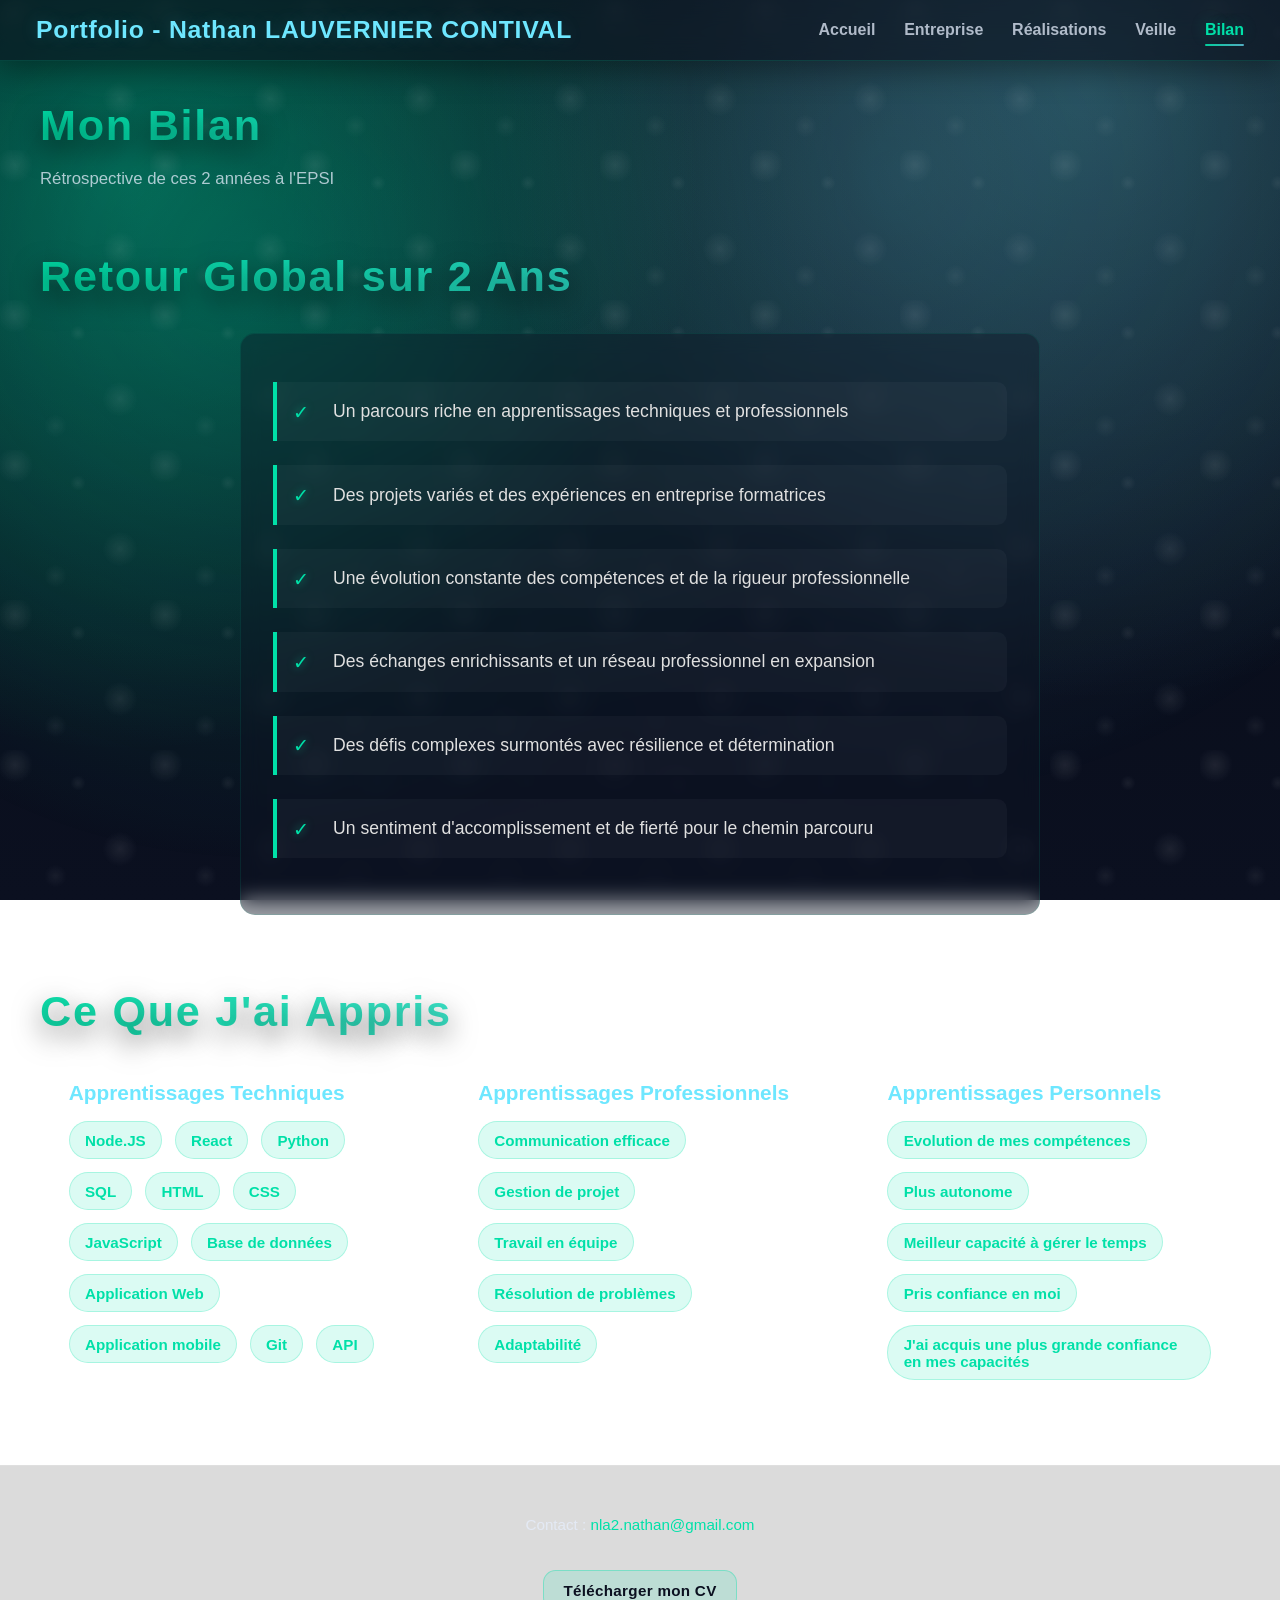
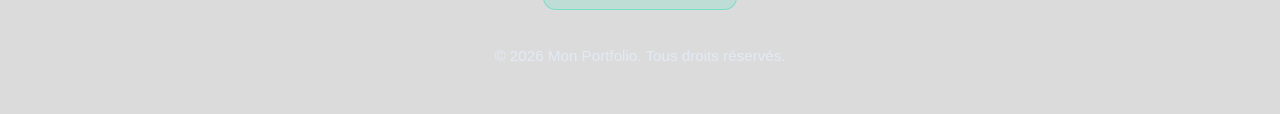
<file: html/bilan.html>
<!DOCTYPE html>
<html lang="fr">

<head>
    <meta charset="UTF-8">
    <meta name="viewport" content="width=device-width, initial-scale=1.0">
    <title>Bilan - Portfolio</title>
    <link rel="stylesheet" href="../css/bilan.css">
</head>

<body>
    <nav class="navbar">
        <div class="nav-container">
            <a href="../index.html" class="nav-logo">Portfolio - Nathan LAUVERNIER CONTIVAL</a>
            <ul class="nav-menu">
                <li class="nav-item"><a href="../index.html" class="nav-link">Accueil</a></li>
                <li class="nav-item"><a href="entreprise.html" class="nav-link">Entreprise</a></li>
                <li class="nav-item"><a href="realisations.html" class="nav-link">Réalisations</a></li>
                <li class="nav-item"><a href="veille.html" class="nav-link">Veille</a></li>
                <li class="nav-item"><a href="bilan.html" class="nav-link active">Bilan</a></li>
            </ul>
        </div>
    </nav>

    <main>
        <section class="page-header">
            <h1 class="page-title">Mon Bilan</h1>
            <p class="page-subtitle">Rétrospective de ces 2 années à l'EPSI</p>
        </section>

        <section class="bilan-section">
            <h2 class="section-title">Retour Global sur 2 Ans</h2>
            <div class="section-content">
                <div class="bilan-container">
                    <ul class="bilan-list">
                        <li>Un parcours riche en apprentissages techniques et professionnels</li>
                        <li>Des projets variés et des expériences en entreprise formatrices</li>
                        <li>Une évolution constante des compétences et de la rigueur professionnelle</li>
                        <li>Des échanges enrichissants et un réseau professionnel en expansion</li>
                        <li>Des défis complexes surmontés avec résilience et détermination</li>
                        <li>Un sentiment d'accomplissement et de fierté pour le chemin parcouru</li>
                    </ul>
                </div>
            </div>
        </section>

        <section class="bilan-section">
            <h2 class="section-title">Ce Que J'ai Appris</h2>
            <div class="learnings-grid">
                <div class="learning-card">
                    <h3>Apprentissages Techniques</h3>
                    <ul class="learning-list">
                        <li>Node.JS</li>
                        <li>React</li>
                        <li>Python</li>
                        <li>SQL</li>
                        <li>HTML</li>
                        <li>CSS</li>
                        <li>JavaScript</li>
                        <li>Base de données</li>
                        <li>Application Web</li>
                        <li>Application mobile</li>
                        <li>Git</li>
                        <li>API</li>
                    </ul>
                </div>

                <div class="learning-card">
                    <h3>Apprentissages Professionnels</h3>
                    <ul class="learning-list">
                        <li>Communication efficace</li>
                        <li>Gestion de projet</li>
                        <li>Travail en équipe</li>
                        <li>Résolution de problèmes</li>
                        <li>Adaptabilité</li>
                    </ul>
                </div>

                <div class="learning-card">
                    <h3>Apprentissages Personnels</h3>
                    <ul class="learning-list">
                        <li>Evolution de mes compétences</li>
                        <li>Plus autonome</li>
                        <li>Meilleur capacité à gérer le temps</li>
                        <li>Pris confiance en moi</li>
                        <li>J'ai acquis une plus grande confiance en mes capacités</li>
                    </ul>
                </div>
            </div>
        </section>
    </main>

    <footer>
        <div class="footer-content">
            <p>Contact : <a href="mailto:ton.email@example.com">nla2.nathan@gmail.com</a></p>
            <p><a class="download-cv" href="../image/LAUVERNIER CONTIVAL Nathan CV.pdf"
                    download="CV_Nathan_LAUVERNIER_CONTIVAL.pdf">Télécharger mon CV</a></p>
            <p>&copy; 2026 Mon Portfolio. Tous droits réservés.</p>
        </div>
    </footer>
</body>

</html>
</file>
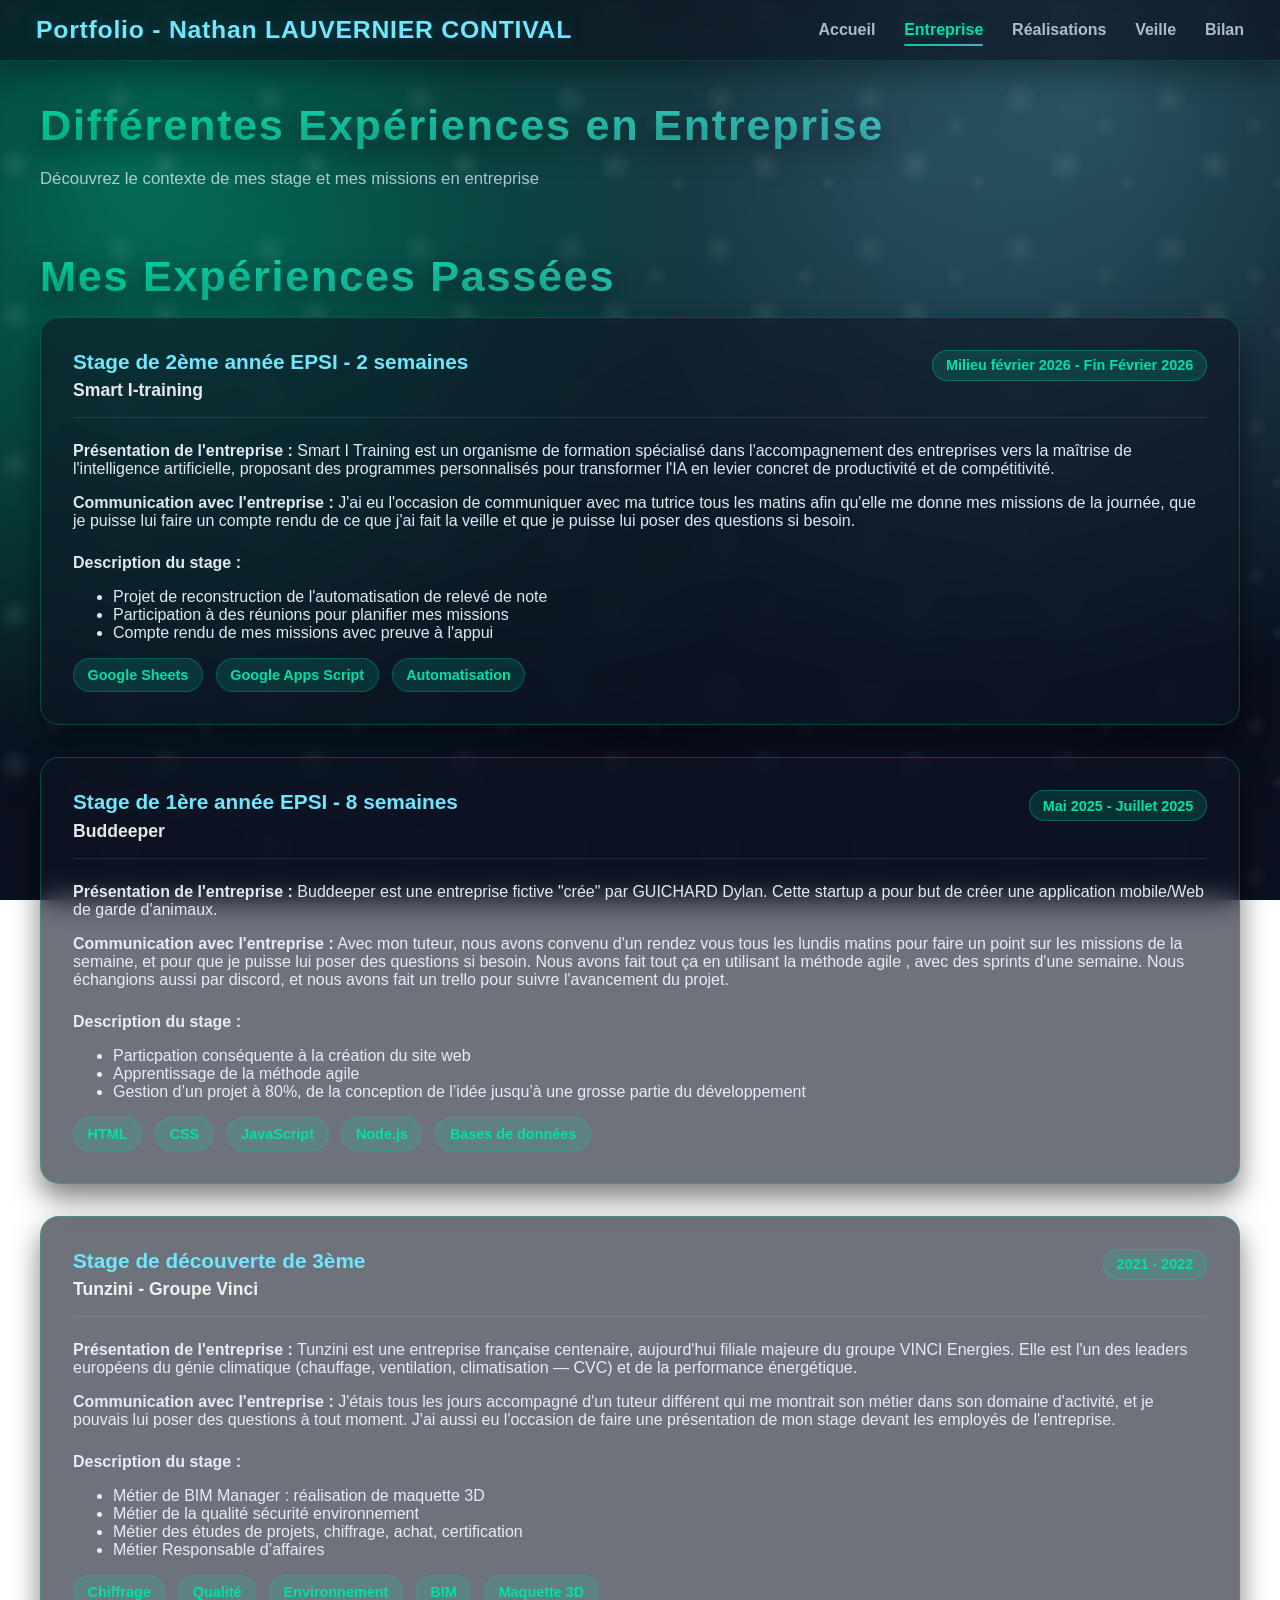
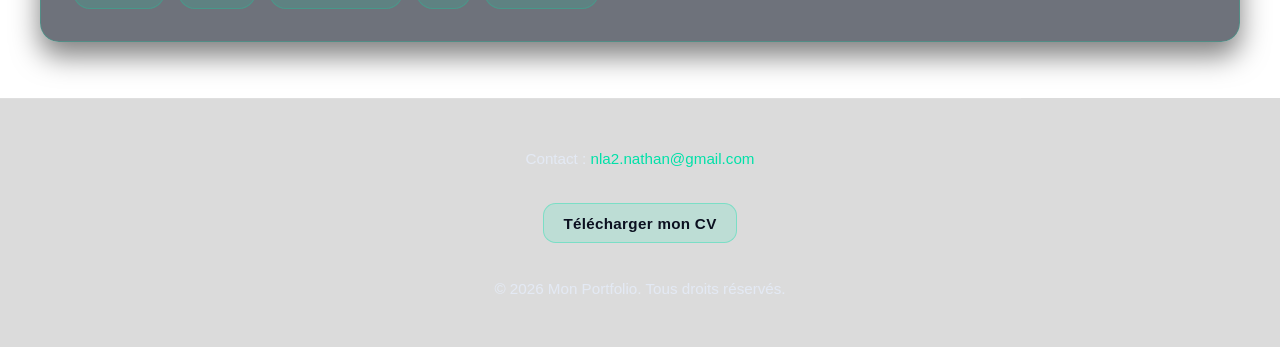
<file: html/entreprise.html>
<!DOCTYPE html>
<html lang="fr">

<head>
    <meta charset="UTF-8">
    <meta name="viewport" content="width=device-width, initial-scale=1.0">
    <title>Entreprise - Portfolio</title>
    <link rel="stylesheet" href="../css/entreprise.css">
</head>

<body>
    <nav class="navbar">
        <div class="nav-container">
            <a href="../index.html" class="nav-logo">Portfolio - Nathan LAUVERNIER CONTIVAL</a>
            <ul class="nav-menu">
                <li class="nav-item"><a href="../index.html" class="nav-link">Accueil</a></li>
                <li class="nav-item"><a href="entreprise.html" class="nav-link active">Entreprise</a></li>
                <li class="nav-item"><a href="realisations.html" class="nav-link">Réalisations</a></li>
                <li class="nav-item"><a href="veille.html" class="nav-link">Veille</a></li>
                <li class="nav-item"><a href="bilan.html" class="nav-link">Bilan</a></li>
            </ul>
        </div>
    </nav>

    <main>
        <section class="page-header">
            <h1 class="page-title">Différentes Expériences en Entreprise</h1>
            <p class="page-subtitle">Découvrez le contexte de mes stage et mes missions en entreprise</p>
        </section>

        <section class="experiences">
            <h2 class="section-title">Mes Expériences Passées</h2>
            <div class="experiences-list">
                <div class="experience-card">
                    <div class="experience-header">
                        <div>
                            <h3 class="experience-title">Stage de 2ème année EPSI - 2 semaines</h3>
                            <p class="experience-company">Smart I-training</p>
                        </div>
                        <span class="experience-period">Milieu février 2026 - Fin Février 2026</span>
                    </div>
                    <p class="presentation-entreprise">
                        <strong>Présentation de l'entreprise :</strong> Smart I Training est un
                        organisme de formation spécialisé dans l'accompagnement des entreprises vers la maîtrise de
                        l'intelligence artificielle,
                        proposant des programmes personnalisés pour transformer l'IA en levier concret de productivité
                        et de compétitivité.
                    </p>
                    <p class="communication">
                        <strong>Communication avec l'entreprise :</strong> J'ai eu l'occasion de communiquer avec ma
                        tutrice tous les matins afin qu'elle me donne
                        mes missions de la journée, que je puisse lui faire un compte rendu de ce que j'ai fait la
                        veille et que je puisse lui poser des
                        questions si besoin.
                    </p>
                    <p class="experience-description">
                    <p><strong>Description du stage :</strong></p>
                    <ul>
                        <li>Projet de reconstruction de l'automatisation de relevé de note</li>
                        <li>Participation à des réunions pour planifier mes missions</li>
                        <li>Compte rendu de mes missions avec preuve à l'appui</li>
                    </ul>
                    </p>
                    <div class="experience-skills">
                        <span class="exp-tag">Google Sheets</span>
                        <span class="exp-tag">Google Apps Script</span>
                        <span class="exp-tag">Automatisation</span>
                    </div>
                </div>

                <div class="experience-card">
                    <div class="experience-header">
                        <div>
                            <h3 class="experience-title">Stage de 1ère année EPSI - 8 semaines</h3>
                            <p class="experience-company">Buddeeper</p>
                        </div>
                        <span class="experience-period">Mai 2025 - Juillet 2025</span>
                    </div>

                    <p class="presentation-entreprise">
                        <strong>Présentation de l'entreprise :</strong> Buddeeper est une entreprise fictive "crée" par
                        GUICHARD Dylan.
                        Cette startup a pour but de créer une application mobile/Web de garde d'animaux.
                    </p>
                    <p class="communication">
                        <strong>Communication avec l'entreprise :</strong> Avec mon tuteur, nous avons convenu d'un
                        rendez vous tous les lundis matins pour faire un point
                        sur les missions de la semaine, et pour que je puisse lui poser des questions si besoin. Nous
                        avons fait tout ça en utilisant la méthode agile
                        , avec des sprints d'une semaine. Nous échangions aussi par discord, et nous avons fait un
                        trello pour suivre l'avancement du projet.
                    </p>
                    <p class="experience-description">
                    <p><strong>Description du stage :</strong></p>
                    <ul>
                        <li>Particpation conséquente à la création du site web</li>
                        <li>Apprentissage de la méthode agile</li>
                        <li>Gestion d’un projet à 80%, de la conception de l’idée jusqu’à une grosse partie du
                            développement</li>
                    </ul>
                    </p>
                    <div class="experience-skills">
                        <span class="exp-tag">HTML</span>
                        <span class="exp-tag">CSS</span>
                        <span class="exp-tag">JavaScript</span>
                        <span class="exp-tag">Node.js</span>
                        <span class="exp-tag">Bases de données</span>
                    </div>
                </div>

                <div class="experience-card">
                    <div class="experience-header">
                        <div>
                            <h3 class="experience-title">Stage de découverte de 3ème</h3>
                            <p class="experience-company">Tunzini - Groupe Vinci</p>
                        </div>
                        <span class="experience-period">2021 - 2022</span>
                    </div>
                    <p class="presentation-entreprise">
                        <strong>Présentation de l'entreprise :</strong> Tunzini est une entreprise française centenaire,
                        aujourd'hui filiale majeure du groupe VINCI Energies.
                        Elle est l'un des leaders européens du génie climatique (chauffage, ventilation, climatisation —
                        CVC) et de la performance énergétique.
                    </p>
                    <p class="communication">
                        <strong>Communication avec l'entreprise :</strong> J'étais tous les jours accompagné d'un tuteur
                        différent qui me montrait son métier
                        dans son domaine d'activité, et je pouvais lui poser des questions à tout moment. J'ai aussi eu
                        l'occasion de faire une présentation de mon stage devant les employés de l'entreprise.
                    </p>
                    <p class="experience-description">
                    <p><strong>Description du stage :</strong></p>
                    <ul>
                        <li>Métier de BIM Manager : réalisation de maquette 3D</li>
                        <li>Métier de la qualité sécurité environnement</li>
                        <li>Métier des études de projets, chiffrage, achat, certification</li>
                        <li>Métier Responsable d’affaires</li>
                    </ul>
                    </p>
                    <div class="experience-skills">
                        <span class="exp-tag">Chiffrage</span>
                        <span class="exp-tag">Qualité</span>
                        <span class="exp-tag">Environnement</span>
                        <span class="exp-tag">BIM</span>
                        <span class="exp-tag">Maquette 3D</span>
                    </div>
                </div>
            </div>
        </section>

    </main>

    <footer>
        <div class="footer-content">
            <p>Contact : <a href="mailto:ton.email@example.com">nla2.nathan@gmail.com</a></p>
            <p><a class="download-cv" href="../image/LAUVERNIER CONTIVAL Nathan CV.pdf"
                    download="CV_Nathan_LAUVERNIER_CONTIVAL.pdf">Télécharger mon CV</a></p>
            <p>&copy; 2026 Mon Portfolio. Tous droits réservés.</p>
        </div>
    </footer>
</body>

</html>
</file>
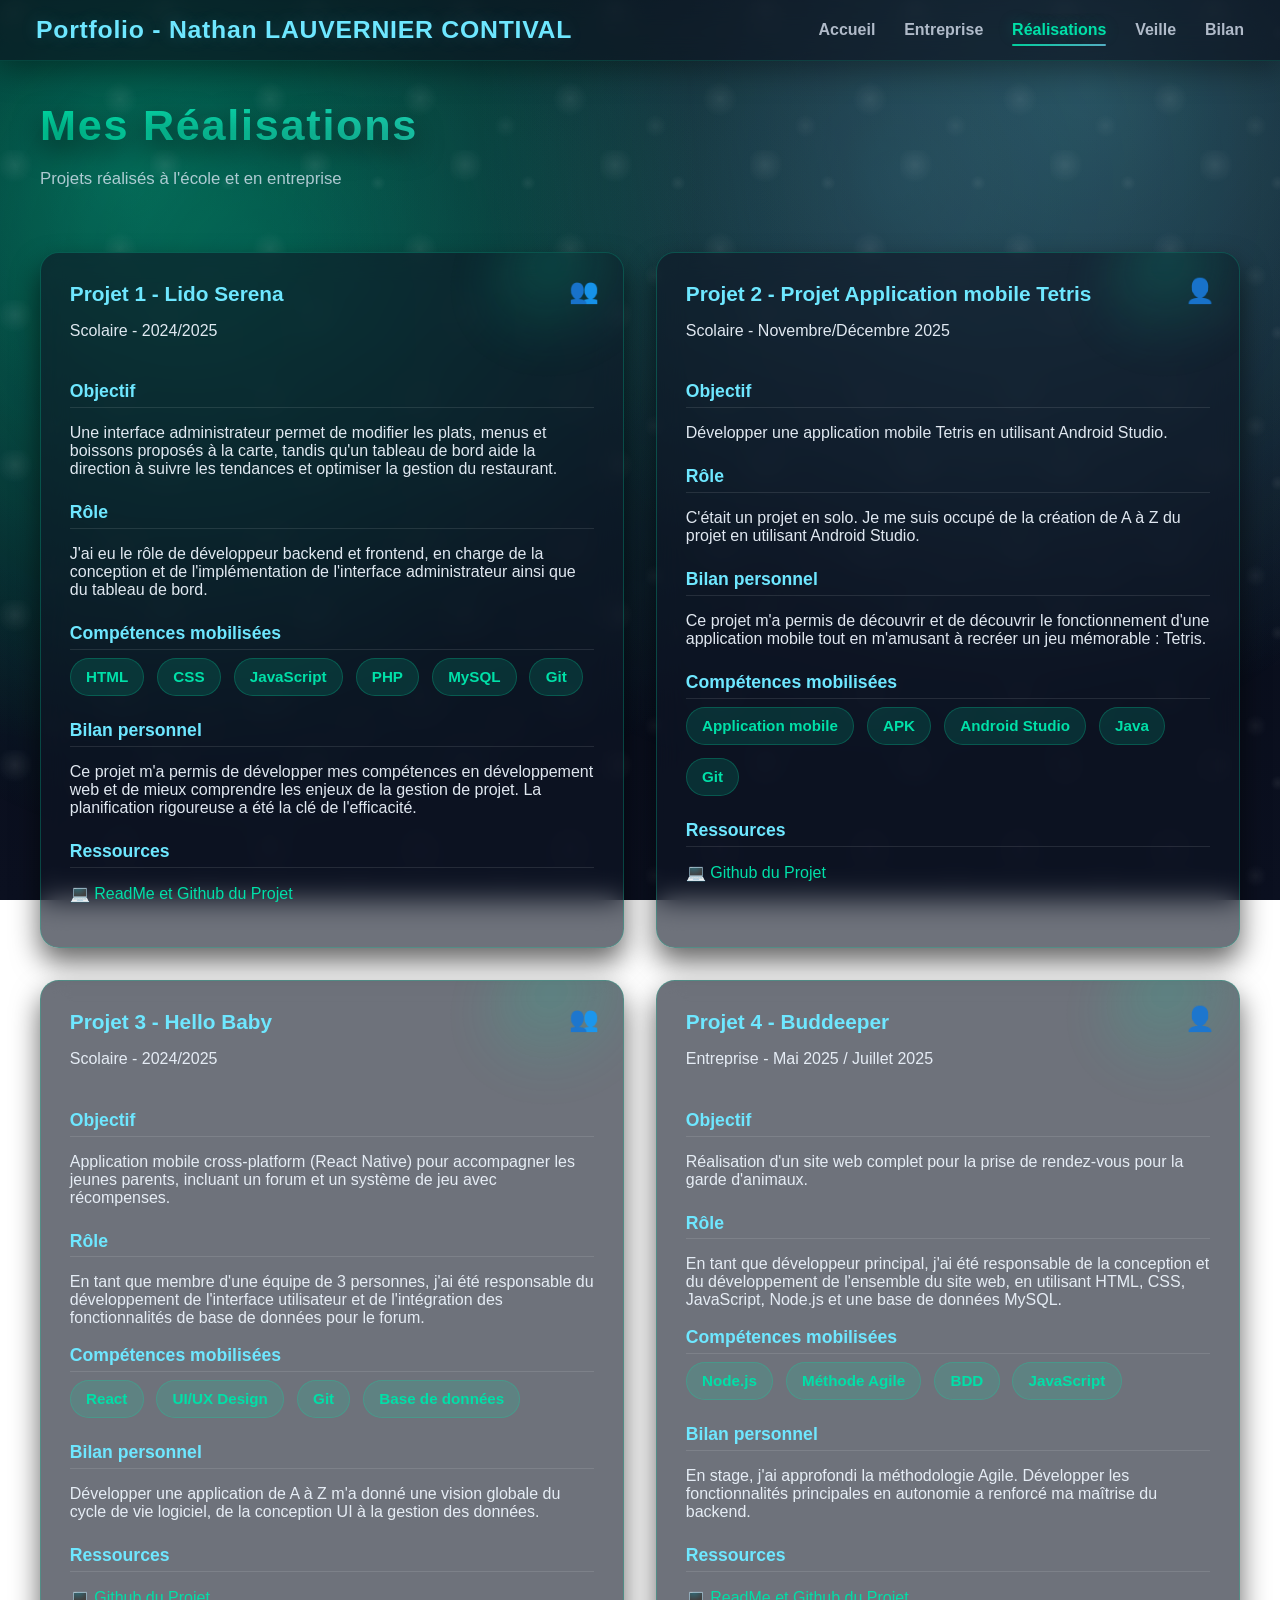
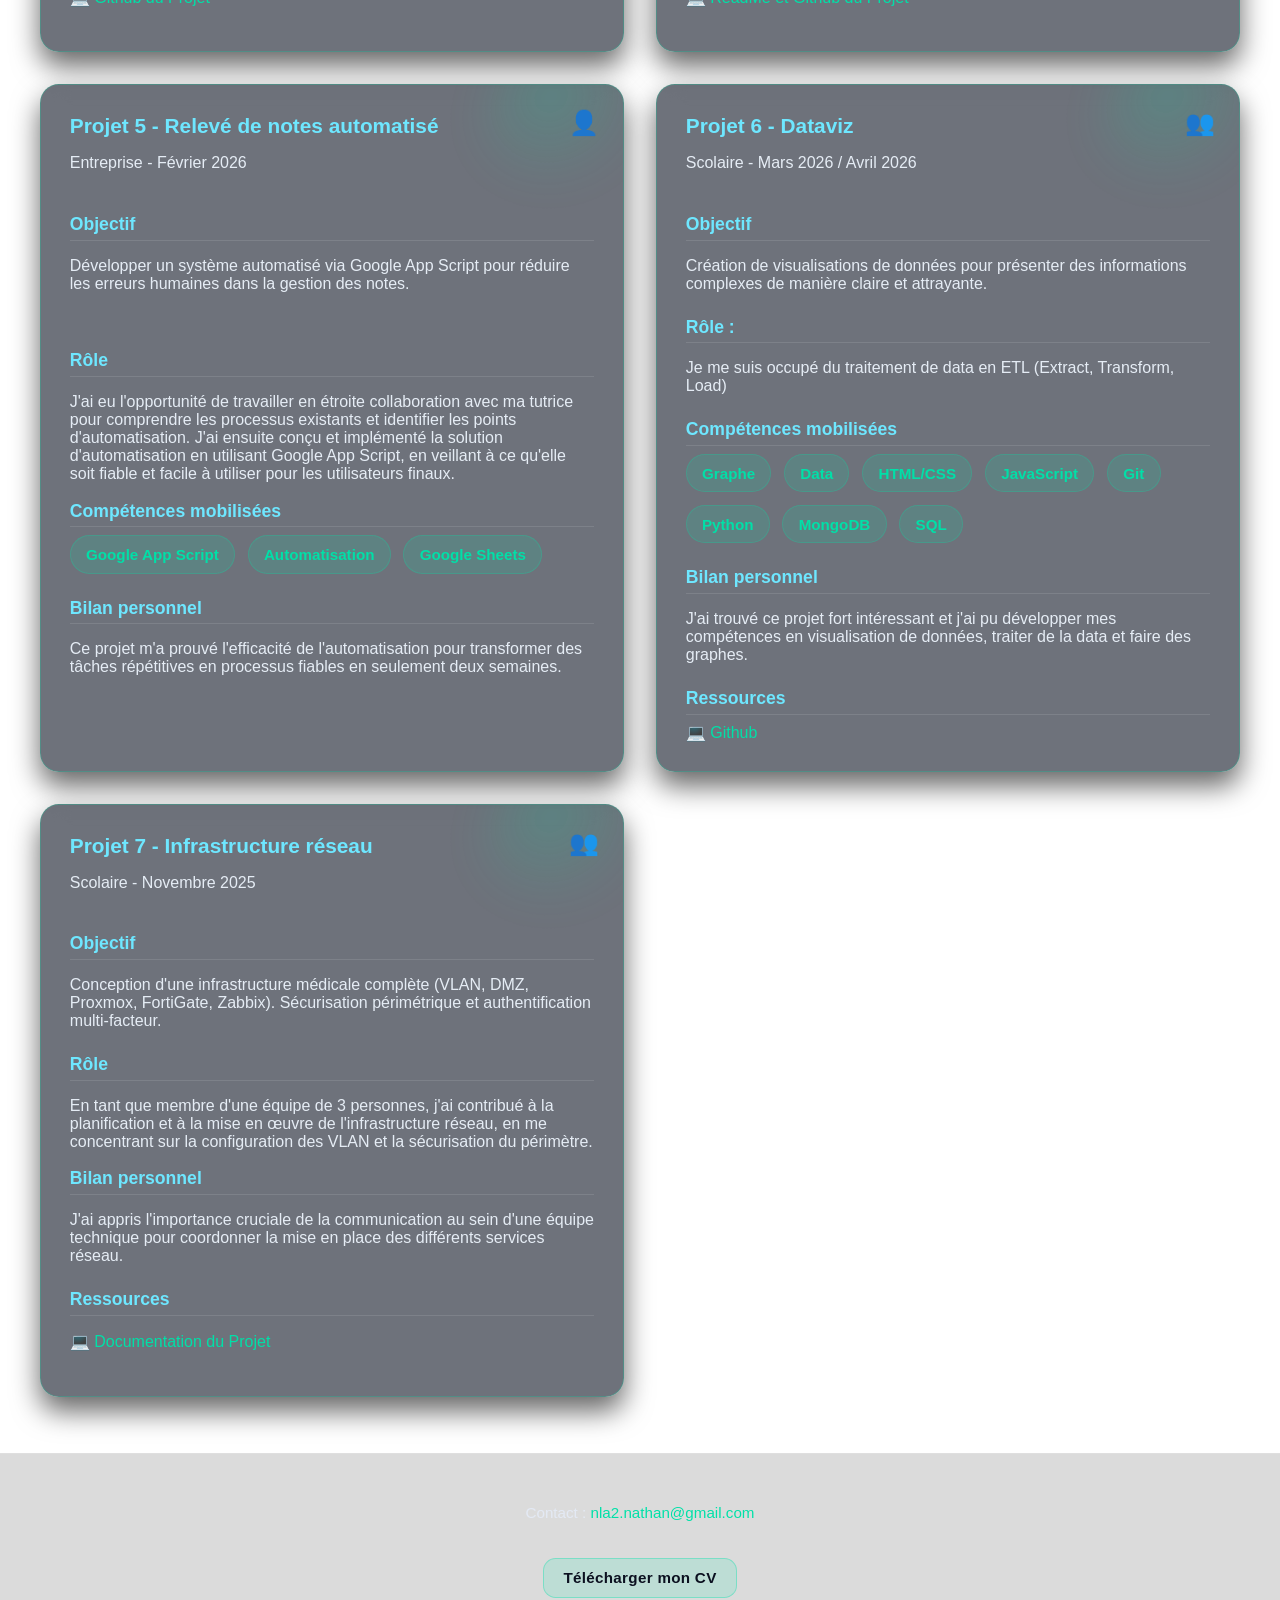
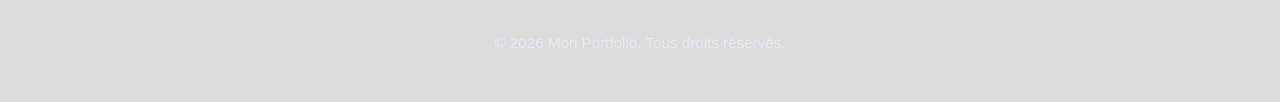
<file: html/realisations.html>
<!DOCTYPE html>
<html lang="fr">

<head>
    <meta charset="UTF-8">
    <meta name="viewport" content="width=device-width, initial-scale=1.0">
    <title>Réalisations - Portfolio</title>
    <link rel="stylesheet" href="../css/realisations.css">
</head>

<body>
    <nav class="navbar">
        <div class="nav-container">
            <a href="../index.html" class="nav-logo">Portfolio - Nathan LAUVERNIER CONTIVAL</a>
            <ul class="nav-menu">
                <li class="nav-item"><a href="../index.html" class="nav-link">Accueil</a></li>
                <li class="nav-item"><a href="entreprise.html" class="nav-link">Entreprise</a></li>
                <li class="nav-item"><a href="realisations.html" class="nav-link active">Réalisations</a></li>
                <li class="nav-item"><a href="veille.html" class="nav-link">Veille</a></li>
                <li class="nav-item"><a href="bilan.html" class="nav-link">Bilan</a></li>
            </ul>
        </div>
    </nav>

    <main>
        <section class="page-header">
            <h1 class="page-title">Mes Réalisations</h1>
            <p class="page-subtitle">Projets réalisés à l'école et en entreprise</p>
        </section>

        <div class="projects-container">

            <article class="project-card">
                <div class="project-type-icon solo" title="Projet réalisé en Groupe">&#128101;</div>
                <div class="project-header">
                    <h2 class="project-title">Projet 1 - Lido Serena</h2>
                    <div class="project-meta">
                        <span class="project-context">Scolaire - 2024/2025</span>
                    </div>
                </div>

                <div class="project-content">
                    <div class="project-section">
                        <h3 class="subsection-title">Objectif</h3>
                        <p class="subsection-text">Une interface administrateur permet de modifier les plats, menus et
                            boissons proposés à la carte,
                            tandis qu'un tableau de bord aide la direction à suivre les tendances et optimiser la
                            gestion du restaurant.</p>
                    </div>

                    <div class="project-section">
                        <h3 class="subsection-title">Rôle</h3>
                        <p class="subsection-text">J'ai eu le rôle de développeur backend et frontend, en charge de la
                            conception et de l'implémentation de
                            l'interface administrateur ainsi que du tableau de bord.</p>
                    </div>


                    <div class="project-section">
                        <h3 class="subsection-title">Compétences mobilisées</h3>
                        <div class="skills-list">
                            <span class="skill-tag">HTML</span>
                            <span class="skill-tag">CSS</span>
                            <span class="skill-tag">JavaScript</span>
                            <span class="skill-tag">PHP</span>
                            <span class="skill-tag">MySQL</span>
                            <span class="skill-tag">Git</span>
                        </div>
                    </div>

                    <div class="project-section">
                        <h3 class="subsection-title">Bilan personnel</h3>
                        <p class="subsection-text">Ce projet m'a permis de développer mes compétences en développement
                            web et de mieux comprendre les enjeux de la gestion de projet. La planification rigoureuse a
                            été la clé de l'efficacité.</p>
                    </div>

                    <div class="project-section">
                        <h3 class="subsection-title">Ressources</h3>
                        <p class="subsection-text">
                            <a href="https://github.com/Atsuko-lab/Lido-Serena" class="resource-link">💻 ReadMe et
                                Github du Projet</a>
                        </p>
                    </div>
                </div>
            </article>

            <article class="project-card">
                <div class="project-type-icon group" title="Projet réalisé en solo">&#128100;</div>
                <div class="project-header">
                    <h2 class="project-title">Projet 2 - Projet Application mobile Tetris</h2>
                    <div class="project-meta">
                        <span class="project-context">Scolaire - Novembre/Décembre 2025</span>
                    </div>
                </div>

                <div class="project-content">
                    <div class="project-section">
                        <h3 class="subsection-title">Objectif</h3>
                        <p class="subsection-text">Développer une application mobile Tetris en utilisant Android Studio.
                        </p>
                    </div>

                    <div class="project-section">
                        <h3 class="subsection-title">Rôle</h3>
                        <p class="subsection-text">C'était un projet en solo. Je me suis occupé de la création de A à Z
                            du projet en utilisant Android Studio.</p>
                    </div>

                    <div class="project-section">
                        <h3 class="subsection-title">Bilan personnel</h3>
                        <p class="subsection-text">Ce projet m'a permis de découvrir et de découvrir le fonctionnement
                            d'une application mobile tout en m'amusant à recréer un jeu mémorable : Tetris.</p>
                    </div>
                    <div class="project-section">
                        <h3 class="subsection-title">Compétences mobilisées</h3>
                        <div class="skills-list">
                            <span class="skill-tag">Application mobile</span>
                            <span class="skill-tag">APK</span>
                            <span class="skill-tag">Android Studio</span>
                            <span class="skill-tag">Java</span>
                            <span class="skill-tag">Git</span>

                        </div>
                    </div>

                    <div class="project-section">
                        <h3 class="subsection-title">Ressources</h3>
                        <p class="subsection-text">
                            <a href="https://github.com/Atsuko-lab/Projet-Tetris-Android-Studio"
                                class="resource-link">💻 Github du Projet</a>
                        </p>
                    </div>
                </div>
            </article>

            <article class="project-card">
                <div class="project-type-icon group" title="Projet réalisé en Groupe">&#128101;</div>
                <div class="project-header">
                    <h2 class="project-title">Projet 3 - Hello Baby</h2>
                    <div class="project-meta">
                        <span class="project-context">Scolaire - 2024/2025</span>
                    </div>
                </div>

                <div class="project-content">
                    <div class="project-section">
                        <h3 class="subsection-title">Objectif</h3>
                        <p class="subsection-text">Application mobile cross-platform (React Native) pour accompagner les
                            jeunes parents, incluant un forum et un système de jeu avec récompenses.</p>
                    </div>

                    <div class="project-section">
                        <h3 class="subsection-title">Rôle</h3>
                        <p class="subsection-text">En tant que membre d'une équipe de 3 personnes, j'ai
                            été responsable du développement de l'interface utilisateur et de l'intégration des
                            fonctionnalités de base de données pour le forum.</p>

                        <div class="project-section">
                            <h3 class="subsection-title">Compétences mobilisées</h3>
                            <div class="skills-list">
                                <span class="skill-tag">React</span>
                                <span class="skill-tag">UI/UX Design</span>
                                <span class="skill-tag">Git</span>
                                <span class="skill-tag">Base de données</span>
                            </div>
                        </div>

                        <div class="project-section">
                            <h3 class="subsection-title">Bilan personnel</h3>
                            <p class="subsection-text">Développer une application de A à Z m'a donné une vision globale
                                du cycle de vie logiciel, de la conception UI à la gestion des données.</p>
                        </div>

                        <div class="project-section">
                            <h3 class="subsection-title">Ressources</h3>
                            <p class="subsection-text">
                                <a href="https://github.com/Atsuko-lab/Hello-Baby" class="resource-link">💻 Github du
                                    Projet</a>
                            </p>
                        </div>
                    </div>
            </article>

            <article class="project-card">
                <div class="project-type-icon solo" title="Projet réalisé en Solo">&#128100;</div>
                <div class="project-header">
                    <h2 class="project-title">Projet 4 - Buddeeper</h2>
                    <div class="project-meta">
                        <span class="project-context">Entreprise - Mai 2025 / Juillet 2025</span>
                    </div>
                </div>

                <div class="project-content">
                    <div class="project-section">
                        <h3 class="subsection-title">Objectif</h3>
                        <p class="subsection-text">Réalisation d'un site web complet pour la prise de rendez-vous pour
                            la garde d'animaux.</p>
                    </div>

                    <div class="project-section">
                        <h3 class="subsection-title">Rôle</h3>
                        <p class="subsection-text">En tant que développeur principal, j'ai été responsable de la
                            conception et du développement de
                            l'ensemble du site web, en utilisant HTML, CSS, JavaScript, Node.js et une base de données
                            MySQL.</p>

                        <div class="project-section">
                            <h3 class="subsection-title">Compétences mobilisées</h3>
                            <div class="skills-list">
                                <span class="skill-tag">Node.js</span>
                                <span class="skill-tag">Méthode Agile</span>
                                <span class="skill-tag">BDD</span>
                                <span class="skill-tag">JavaScript</span>
                            </div>
                        </div>

                        <div class="project-section">
                            <h3 class="subsection-title">Bilan personnel</h3>
                            <p class="subsection-text">En stage, j'ai approfondi la méthodologie Agile. Développer les
                                fonctionnalités principales en autonomie a renforcé ma maîtrise du backend.</p>
                        </div>

                        <div class="project-section">
                            <h3 class="subsection-title">Ressources</h3>
                            <p class="subsection-text">
                                <a href="https://github.com/Atsuko-lab/buddeeper" class="resource-link">💻 ReadMe et
                                    Github du Projet</a>
                            </p>
                        </div>
                    </div>
            </article>

            <article class="project-card">
                <div class="project-type-icon solo" title="Projet réalisé en Solo">&#128100;</div>
                <div class="project-header">
                    <h2 class="project-title">Projet 5 - Relevé de notes automatisé</h2>
                    <div class="project-meta">
                        <span class="project-context">Entreprise - Février 2026</span>
                    </div>
                </div>

                <div class="project-content">
                    <div class="project-section">
                        <h3 class="subsection-title">Objectif</h3>
                        <p class="subsection-text">Développer un système automatisé via Google App Script pour réduire
                            les erreurs humaines dans la gestion des notes.</p>
                    </div>

                </div>

                <div class="project-section">
                    <h3 class="subsection-title">Rôle</h3>
                    <p class="subsection-text">J'ai eu l'opportunité de travailler en étroite collaboration avec ma
                        tutrice pour comprendre
                        les processus existants et identifier les points d'automatisation.
                        J'ai ensuite conçu et implémenté la solution d'automatisation en utilisant Google App Script,
                        en veillant à ce qu'elle soit fiable et facile à utiliser pour les utilisateurs finaux.</p>

                    <div class="project-section">
                        <h3 class="subsection-title">Compétences mobilisées</h3>
                        <div class="skills-list">
                            <span class="skill-tag">Google App Script</span>
                            <span class="skill-tag">Automatisation</span>
                            <span class="skill-tag">Google Sheets</span>
                        </div>
                    </div>

                    <div class="project-section">
                        <h3 class="subsection-title">Bilan personnel</h3>
                        <p class="subsection-text">Ce projet m'a prouvé l'efficacité de l'automatisation pour
                            transformer des tâches répétitives en processus fiables en seulement deux semaines.</p>
                    </div>
                </div>
            </article>
            <article class="project-card">
                <div class="project-type-icon" title="Projet réalisé en groupe">&#128101;</div>

                <div class="project-header">
                    <h2 class="project-title">Projet 6 - Dataviz</h2>
                    <div class="project-meta">
                        <span class="project-context">Scolaire - Mars 2026 / Avril 2026</span>
                    </div>
                </div>
                <div class="project-content">
                    <div class="project-section">
                        <h3 class="subsection-title">Objectif</h3>
                        <p class="subsection-text">Création de visualisations de données pour présenter des informations
                            complexes de manière claire et attrayante.</p>
                    </div>

                    <div class="project-section">
                        <h3 class="subsection-title">Rôle :</h3>
                        <p class="subsection-text">Je me suis occupé du traitement de data en ETL (Extract, Transform,
                            Load)</p>
                    </div>

                    <div class="project-section">
                        <h3 class="subsection-title">Compétences mobilisées</h3>
                        <div class="skills-list">
                            <span class="skill-tag">Graphe</span>
                            <span class="skill-tag">Data</span>
                            <span class="skill-tag">HTML/CSS</span>
                            <span class="skill-tag">JavaScript</span>
                            <span class="skill-tag">Git</span>
                            <span class="skill-tag">Python</span>
                            <span class="skill-tag">MongoDB</span>
                            <span class="skill-tag">SQL</span>
                        </div>
                    </div>
                    <div class="project-section">
                        <h3 class="subsection-title">Bilan personnel</h3>
                        <p class="subsection-text">J'ai trouvé ce projet fort intéressant et j'ai pu développer mes
                            compétences en visualisation de données, traiter de la data et faire des graphes.</p>
                    </div>
                    <div class="project-section">
                        <h3 class="subsection-title">Ressources</h3>
                        <a href="#" class="resource-link">💻 Github</a>
                    </div>
                </div>
            </article>
            <article class="project-card">
                <div class="project-type-icon group" title="Projet réalisé en Groupe">&#128101;</div>
                <div class="project-header">
                    <h2 class="project-title">Projet 7 - Infrastructure réseau</h2>
                    <div class="project-meta">
                        <span class="project-context">Scolaire - Novembre 2025</span>
                    </div>
                </div>

                <div class="project-content">
                    <div class="project-section">
                        <h3 class="subsection-title">Objectif</h3>
                        <p class="subsection-text">Conception d'une infrastructure médicale complète (VLAN, DMZ,
                            Proxmox, FortiGate, Zabbix). Sécurisation périmétrique et authentification multi-facteur.
                        </p>
                    </div>

                    <div class="project-section">
                        <h3 class="subsection-title">Rôle</h3>
                        <p class="subsection-text">En tant que membre d'une équipe de 3 personnes, j'ai contribué à la
                            planification et
                            à la mise en œuvre de l'infrastructure réseau, en me concentrant sur la configuration des
                            VLAN et la sécurisation du périmètre.
                        </p>

                        <div class="project-section">
                            <h3 class="subsection-title">Bilan personnel</h3>
                            <p class="subsection-text">J'ai appris l'importance cruciale de la communication au sein
                                d'une équipe technique pour coordonner la mise en place des différents services réseau.
                            </p>
                        </div>

                        <div class="project-section">
                            <h3 class="subsection-title">Ressources</h3>
                            <p class="subsection-text">
                                <a href="https://docs.google.com/document/d/12HAMzSEonvs7hmVs0B55nXoBsWw69zrlVMKp9abV8bU/edit?usp=sharing"
                                    class="resource-link">💻 Documentation du Projet</a>
                            </p>
                        </div>
                    </div>
            </article>
        </div>
    </main>

    <footer>
        <div class="footer-content">
            <p>Contact : <a href="mailto:nla2.nathan@gmail.com">nla2.nathan@gmail.com</a></p>
            <p><a class="download-cv" href="../image/LAUVERNIER CONTIVAL Nathan CV.pdf"
                    download="CV_Nathan_LAUVERNIER_CONTIVAL.pdf">Télécharger mon CV</a></p>
            <p>&copy; 2026 Mon Portfolio. Tous droits réservés.</p>
        </div>
    </footer>
</body>

</html>
</file>
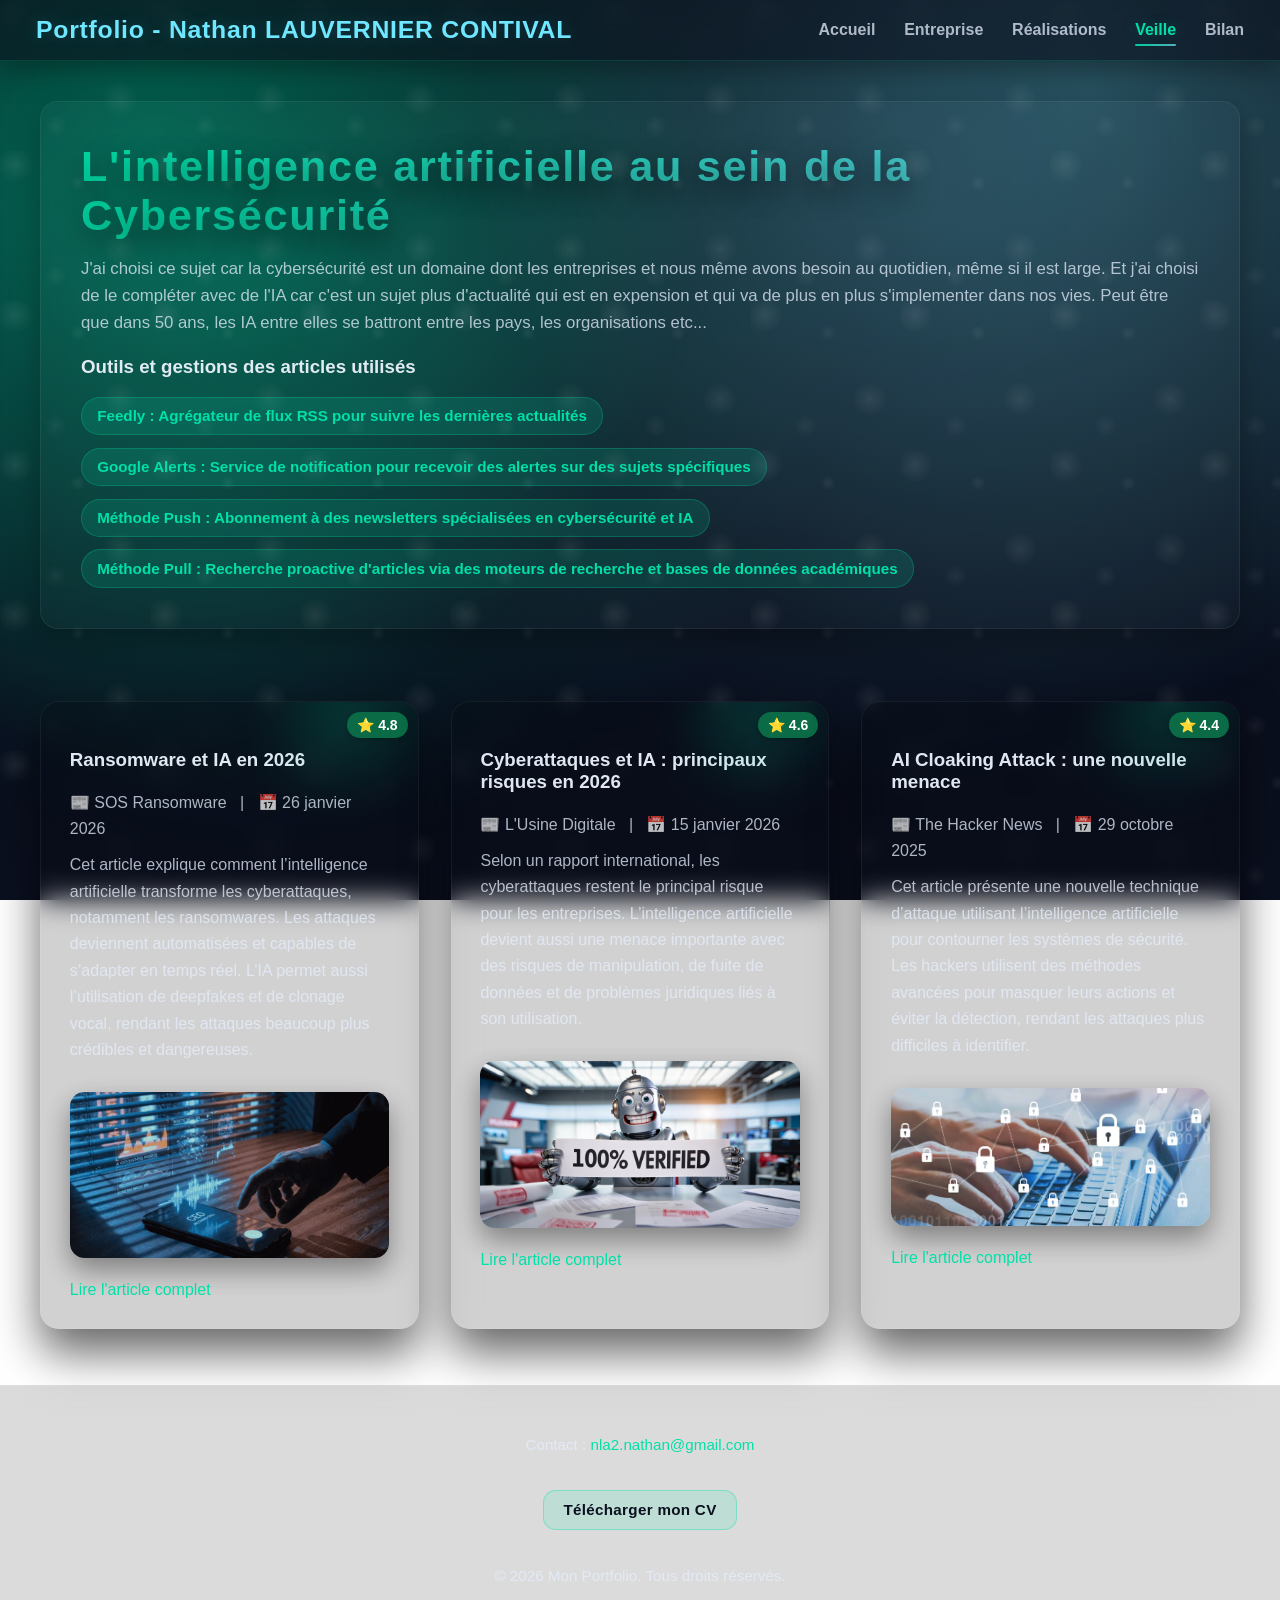
<file: html/veille.html>
<!DOCTYPE html>
<html lang="fr">

<head>
    <meta charset="UTF-8">
    <meta name="viewport" content="width=device-width, initial-scale=1.0">
    <title>Veille - Portfolio</title>
    <link rel="stylesheet" href="../css/veille.css">
</head>

<body>
    <nav class="navbar">
        <div class="nav-container">
            <a href="../index.html" class="nav-logo">Portfolio - Nathan LAUVERNIER CONTIVAL</a>
            <ul class="nav-menu">
                <li class="nav-item"><a href="../index.html" class="nav-link">Accueil</a></li>
                <li class="nav-item"><a href="entreprise.html" class="nav-link">Entreprise</a></li>
                <li class="nav-item"><a href="realisations.html" class="nav-link">Réalisations</a></li>
                <li class="nav-item"><a href="veille.html" class="nav-link active">Veille</a></li>
                <li class="nav-item"><a href="bilan.html" class="nav-link">Bilan</a></li>
            </ul>
        </div>
    </nav>

    <main>
        <div class="veille-content">
            <h1 class="titrePage">L'<strong>intelligence artificielle</strong> au sein de la
                <strong>Cybersécurité</strong>
            </h1>
            <p class="choixSujet"> J'ai choisi ce sujet car la cybersécurité est un domaine dont les entreprises et nous
                même avons besoin au
                quotidien, même si il est large. Et j'ai choisi de le compléter avec de l'IA car c'est
                un sujet plus d'actualité qui est en expension et qui va de plus en plus s'implementer dans nos vies.
                Peut être que dans 50 ans, les IA entre elles se battront entre les pays, les organisations etc...
            </p>
            <h3>Outils et gestions des articles utilisés</h3>

            <ul class="learning-list">
                <li><strong>Feedly</strong> : Agrégateur de flux RSS pour suivre les dernières actualités</li>
                <li><strong>Google Alerts</strong> : Service de notification pour recevoir des alertes sur des sujets
                    spécifiques</li>
                <li><strong>Méthode Push</strong> : Abonnement à des newsletters spécialisées en cybersécurité et IA
                </li>
                <li><strong>Méthode Pull</strong> : Recherche proactive d'articles via des moteurs de recherche et bases
                    de données académiques</li>
            </ul>
        </div>

        <div class="veille-box">
            <section class="article-box">
                <div class="note">⭐ 4.8</div>

                <h3 class="article-title">
                    Ransomware et IA en 2026
                </h3>
                <p class="article-meta">
                    📰 SOS Ransomware &nbsp; | &nbsp; 📅 26 janvier 2026
                </p>

                <p>
                    Cet article explique comment l’intelligence artificielle transforme les cyberattaques, notamment les
                    ransomwares.
                    Les attaques deviennent automatisées et capables de s’adapter en temps réel.
                    L’IA permet aussi l’utilisation de deepfakes et de clonage vocal, rendant les attaques beaucoup plus
                    crédibles et dangereuses.
                </p>

                <img class="article-image" src="../image/veille1.png" alt="Ransomware et IA">

                <a href="https://sosransomware.com/cybersecurite/ransomware-et-ia-en-2026-les-predictions-des-experts-en-cybersecurite/?utm_source=chatgpt.com"
                    target="_blank">
                    Lire l'article complet
                </a>
            </section>


            <section class="article-box">
                <div class="note">⭐ 4.6</div>

                <h3 class="article-title">
                    Cyberattaques et IA : principaux risques en 2026
                </h3>
                <p class="article-meta">
                    📰 L'Usine Digitale &nbsp; | &nbsp; 📅 15 janvier 2026
                </p>

                <p>
                    Selon un rapport international, les cyberattaques restent le principal risque pour les entreprises.
                    L’intelligence artificielle devient aussi une menace importante avec des risques de manipulation, de
                    fuite de données
                    et de problèmes juridiques liés à son utilisation.
                </p>

                <img class="article-image" src="../image/veille2.png" alt="Risques cybersécurité IA">

                <a href="https://www.usine-digitale.fr/cybersecurite/les-cyberattaques-et-lintelligence-artificielle-en-tete-des-risques-des-entreprises-en-2026.5N33R44GYVD3JGHTV3XVKYWINY.html?utm_source=chatgpt.com"
                    target="_blank">
                    Lire l'article complet
                </a>
            </section>


            <section class="article-box">
                <div class="note">⭐ 4.4</div>

                <h3 class="article-title">
                    AI Cloaking Attack : une nouvelle menace
                </h3>
                <p class="article-meta">
                    📰 The Hacker News &nbsp; | &nbsp; 📅 29 octobre 2025
                </p>

                <p>
                    Cet article présente une nouvelle technique d’attaque utilisant l’intelligence artificielle pour
                    contourner les systèmes de sécurité.
                    Les hackers utilisent des méthodes avancées pour masquer leurs actions et éviter la détection,
                    rendant les attaques plus difficiles à identifier.
                </p>

                <img class="article-image" src="../image/veille3.png" alt="Attaque IA cybersécurité">

                <a href="https://thehackernews.com/2025/10/new-ai-targeted-cloaking-attack-tricks.html" target="_blank">
                    Lire l'article complet
                </a>
            </section>

        </div>
    </main>

    <footer>
        <div class="footer-content">
            <p>Contact : <a href="mailto:ton.email@example.com">nla2.nathan@gmail.com</a></p>
            <p><a class="download-cv" href="../image/LAUVERNIER CONTIVAL Nathan CV.pdf"
                    download="CV_Nathan_LAUVERNIER_CONTIVAL.pdf">Télécharger mon CV</a></p>
            <p>&copy; 2026 Mon Portfolio. Tous droits réservés.</p>
        </div>
    </footer>
</body>

</html>
</file>
<file: bilan.css>
﻿/* Futuristic / Glassmorphism base theme */
:root {
    --bg: #060a14;
    --bg-2: #0b1020;
    --card: rgba(255,255,255,0.06);
    --card-2: rgba(6,11,28,0.85);
    --accent: #00e0a8;
    --accent-2: #6ee7ff;
    --muted: rgba(230,238,252,0.75);
    --text: rgba(236,243,252,0.95);
    --glow: rgba(0,224,168,0.25);
    --shadow: rgba(0,0,0,0.55);
    --radius: 18px;
}

/* Base reset */
* {
    box-sizing: border-box;
    -webkit-tap-highlight-color: transparent;
}

html, body {
    height: 100%;
}

body {
    margin: 0;
    padding: 0;
    font-family: Inter, 'Segoe UI', Roboto, 'Helvetica Neue', Arial, system-ui, -apple-system;
    color: var(--text);
    background: radial-gradient(circle at 10% 20%, rgba(0,224,168,0.35), transparent 42%),
                radial-gradient(circle at 85% 10%, rgba(110,231,255,0.25), transparent 45%),
                linear-gradient(180deg, var(--bg), var(--bg-2));
    background-attachment: fixed;
    min-height: 100vh;
    display: flex;
    flex-direction: column;
    overflow-x: hidden;
    cursor: url("data:image/svg+xml,%3Csvg xmlns='http://www.w3.org/2000/svg' width='32' height='32'%3E%3Ccircle cx='16' cy='16' r='7' fill='%2300e0a8' fill-opacity='0.9'/%3E%3C/svg%3E") 16 16, auto;
}

body::before,
body::after {
    content: '';
    position: fixed;
    inset: 0;
    pointer-events: none;
    z-index: -1;
}

body::before {
    background: radial-gradient(circle at 20% 30%, rgba(0,224,168,0.25), transparent 50%),
                radial-gradient(circle at 70% 20%, rgba(110,231,255,0.2), transparent 55%);
    opacity: 0.8;
    animation: drift 22s linear infinite;
}

body::after {
    background: repeat;
    background-image: radial-gradient(circle at 10% 10%, rgba(255,255,255,0.16), transparent 10%),
                      radial-gradient(circle at 52% 22%, rgba(255,255,255,0.12), transparent 6%),
                      radial-gradient(circle at 80% 66%, rgba(255,255,255,0.14), transparent 12%),
                      radial-gradient(circle at 37% 84%, rgba(255,255,255,0.1), transparent 8%);
    background-size: 150px 150px;
    opacity: 0.55;
    animation: driftReverse 30s linear infinite;
}

@keyframes drift {
    from { transform: translate(0px,0px) scale(1); }
    to   { transform: translate(40px, -40px) scale(1.02); }
}

@keyframes driftReverse {
    from { transform: translate(0px,0px) scale(1); }
    to   { transform: translate(-35px, 35px) scale(1.01); }
}

/* Link styling */
a, a:visited {
    color: var(--accent);
    text-decoration: none;
    transition: color 0.25s ease, text-shadow 0.25s ease;
}

a:hover, a:focus {
    color: var(--accent-2);
    text-shadow: 0 0 16px rgba(0,224,168,0.45);
}

/* Button / Link button */
.btn, .download-cv {
    display: inline-flex;
    align-items: center;
    justify-content: center;
    gap: 0.5rem;
    padding: 0.65rem 1.2rem;
    border-radius: calc(var(--radius) * 0.7);
    border: 1px solid rgba(0,224,168,0.35);
    background: rgba(0,224,168,0.14);
    color: #0b1020;
    font-weight: 700;
    letter-spacing: 0.02em;
    text-decoration: none;
    transition: transform 0.2s ease, box-shadow 0.2s ease, background 0.2s ease;
}

.btn:hover, .download-cv:hover {
    transform: translateY(-2px);
    box-shadow: 0 18px 32px rgba(0,224,168,0.22);
    background: rgba(0,224,168,0.22);
}

/* Navbar */
.navbar {
    background: rgba(10, 14, 28, 0.6);
    backdrop-filter: blur(12px);
    border-bottom: 1px solid rgba(0,224,168,0.16);
    position: sticky;
    top: 0;
    z-index: 1000;
    padding: 1rem 2.25rem;
    box-shadow: 0 10px 30px rgba(0,0,0,0.35);
}

.nav-container {
    display: flex;
    justify-content: space-between;
    align-items: center;
    max-width: 1400px;
    margin: 0 auto;
    width: 100%;
}

.nav-logo {
    font-size: 1.55rem;
    font-weight: 900;
    color: var(--accent-2);
    text-decoration: none;
    letter-spacing: 0.03em;
    text-shadow: 0 0 18px rgba(110,231,255,0.18);
}

.nav-menu {
    display: flex;
    list-style: none;
    gap: 1.8rem;
    margin: 0;
    padding: 0;
}

.nav-link {
    color: var(--muted);
    font-weight: 600;
    position: relative;
    transition: color 0.25s ease, text-shadow 0.25s ease;
}

.nav-link:hover,
.nav-link.active {
    color: var(--accent);
    text-shadow: 0 0 16px rgba(0,224,168,0.28);
}

.nav-link.active::after {
    content: '';
    position: absolute;
    left: 0;
    right: 0;
    bottom: -8px;
    height: 2px;
    border-radius: 999px;
    background: linear-gradient(90deg, rgba(0,224,168,0.9), rgba(110,231,255,0.7));
}

/* Main layout */
main {
    flex: 1;
    padding: 2.5rem 2.5rem 3.5rem;
    max-width: 1400px;
    margin: 0 auto;
    width: 100%;
    display: flex;
    flex-direction: column;
    gap: 2.5rem;
}

/* Common glass card style */
.glass {
    background: rgba(255,255,255,0.06);
    border: 1px solid rgba(255,255,255,0.08);
    border-radius: var(--radius);
    box-shadow: 0 18px 40px rgba(0,0,0,0.55);
    backdrop-filter: blur(14px);
    padding: 1.8rem;
    position: relative;
    overflow: hidden;
    transition: transform 0.2s ease, box-shadow 0.2s ease;
}

.glass::before {
    content: '';
    position: absolute;
    inset: 0;
    background: radial-gradient(circle at 20% 20%, rgba(110,231,255,0.22), transparent 55%),
                radial-gradient(circle at 80% 70%, rgba(0,224,168,0.16), transparent 55%);
    opacity: 0.88;
    pointer-events: none;
    mix-blend-mode: screen;
}

.glass:hover {
    transform: translateY(-5px);
    box-shadow: 0 26px 54x rgba(0,0,0,0.65);
}

/* Conteneur principal du bilan */
.bilan-container {
    max-width: 800px;
    margin: 2rem auto;
    padding: 2rem;
    background: rgba(14, 20, 36, 0.4);
    border-radius: 15px;
    backdrop-filter: blur(10px);
    border: 1px solid rgba(0, 224, 168, 0.1);
}

.bilan-container ul {
    list-style: none; /* On enlève les points noirs moches */
    padding: 0;
}

.bilan-container li {
    position: relative;
    margin-bottom: 1.5rem;
    padding: 1.2rem 1.5rem 1.2rem 3.5rem;
    background: rgba(255, 255, 255, 0.03);
    border-left: 4px solid #00e0a8; /* La barre verte de ton thème */
    border-radius: 0 10px 10px 0;
    color: #e0e0e0;
    font-size: 1.1rem;
    transition: all 0.3s ease;
    cursor: default;
}

/* L'icône avant chaque point (Checkmark stylisé) */
.bilan-container li::before {
    content: "✓";
    position: absolute;
    left: 1rem;
    top: 50%;
    transform: translateY(-50%);
    color: #00e0a8;
    font-weight: bold;
    font-size: 1.2rem;
    text-shadow: 0 0 8px rgba(0, 224, 168, 0.6);
}

/* Effet au survol des points clés */
.bilan-container li:hover {
    background: rgba(0, 224, 168, 0.08);
    transform: translateX(10px);
    box-shadow: -5px 5px 15px rgba(0, 0, 0, 0.3);
    border-left: 4px solid #3a86ff; /* Change de couleur au hover pour le style */
}

/* Petit éclat lumineux sur le texte au hover */
.bilan-container li:hover::before {
    color: #3a86ff;
    text-shadow: 0 0 12px rgba(58, 134, 255, 0.8);
}

.section-title, .page-title, .titrePage {
    font-size: clamp(1.6rem, 4vw, 2.7rem);
    margin: 0 0 1rem 0;
    font-weight: 900;
    letter-spacing: 0.04em;
    color: rgba(255,255,255,0.92);
    background: linear-gradient(90deg, rgba(0,224,168,0.95), rgba(110,231,255,0.75));
    -webkit-background-clip: text;
    -webkit-text-fill-color: transparent;
    text-shadow: 0 10px 28px rgba(0,0,0,0.6);
}

.section-subtitle,
.page-subtitle,
.titrePage + p {
    margin: 0 0 1.2rem 0;
    color: var(--muted);
    font-size: 1.05rem;
    line-height: 1.6;
}

/* Info grid & cards */
.info-grid,
.competences-container,
.learnings-grid,
.projects-container {
    display: grid;
    gap: 1.75rem;
}

.info-grid {
    grid-template-columns: repeat(auto-fit, minmax(280px, 1fr));
}

.competences-container {
    grid-template-columns: repeat(auto-fit, minmax(240px, 1fr));
}

.learnings-grid {
    grid-template-columns: repeat(auto-fit, minmax(240px, 1fr));
}

.projects-container {
    grid-template-columns: repeat(auto-fit, minmax(320px, 1fr));
}

.info-card,
.learning-card,
.project-card,
.article-box {
    position: relative;
}

.info-card,
.learning-card,
.project-card,
.article-box {
    padding: 1.8rem;
}

.info-card {
    background: rgba(255,255,255,0.04);
    border: 1px solid rgba(255,255,255,0.06);
    border-radius: calc(var(--radius) * 0.9);
    box-shadow: 0 18px 32px rgba(0,0,0,0.55);
    backdrop-filter: blur(12px);
}

.info-card h3,
.learning-card h3,
.project-title {
    margin: 0 0 1rem 0;
    font-size: 1.3rem;
    font-weight: 800;
    color: var(--accent-2);
}

.info-card p,
.learning-card p,
.article-box p {
    margin: 0.6rem 0;
    color: var(--muted);
    line-height: 1.65;
}

.competence-list,
.skill-list,
.learning-list {
    list-style: none;
    margin: 0;
    padding: 0;
    display: flex;
    flex-wrap: wrap;
    gap: 0.8rem;
}

.competence-list li,
.skill-tag,
.learning-list li {
    background: rgba(0,224,168,0.14);
    border: 1px solid rgba(0,224,168,0.24);
    padding: 0.6rem 0.95rem;
    border-radius: 999px;
    color: var(--accent);
    font-weight: 600;
    font-size: 0.95rem;
    transition: transform 0.2s ease, box-shadow 0.2s ease, background 0.2s ease;
}

.competence-list li:hover,
.skill-tag:hover,
.learning-list li:hover {
    transform: translateY(-1px);
    box-shadow: 0 14px 28px rgba(0,224,168,0.2);
    background: rgba(0,224,168,0.22);
}

/* Specific card type styling */
.article-box,
.project-card {
    background: rgba(0,0,0,0.18);
    border: 1px solid rgba(255,255,255,0.06);
    border-radius: calc(var(--radius) * 1.05);
    box-shadow: 0 24px 46px rgba(0,0,0,0.60);
    backdrop-filter: blur(14px);
    overflow: hidden;
    transition: transform 0.3s ease, box-shadow 0.3s ease, border 0.3s ease;
}

.article-box::before,
.project-card::before {
    content: '';
    position: absolute;
    width: 180px;
    height: 180px;
    border-radius: 50%;
    filter: blur(25px);
    opacity: 0.45;
    background: radial-gradient(circle at 30% 30%, rgba(0,224,168,0.45), transparent 55%);
    top: -40px;
    right: -40px;
    transform: rotate(15deg);
}

.article-box:hover,
.project-card:hover {
    transform: translateY(-6px);
    box-shadow: 0 30px 60px rgba(0,0,0,0.72);
    border-color: rgba(0,224,168,0.22);
}

/* Footer */
footer {
    text-align: center;
    padding: 2.2rem 1.25rem;
    border-top: 1px solid rgba(255,255,255,0.1);
    color: var(--muted);
    font-size: 0.95rem;
    margin-top: auto;
    background: rgba(0,0,0,0.14);
    backdrop-filter: blur(14px);
}

.footer-content {
    display: flex;
    flex-direction: column;
    align-items: center;
    gap: 0.4rem;
}

/* Responsive adjustments */
@media (max-width: 1024px) {
    .nav-menu {
        gap: 1.25rem;
    }

    main {
        padding: 2rem 1.5rem 2.5rem;
        gap: 2rem;
    }
}

@media (max-width: 768px) {
    .nav-container {
        flex-direction: column;
        gap: 1.1rem;
    }

    .nav-menu {
        flex-wrap: wrap;
        justify-content: center;
        gap: 1.2rem;
    }

    .info-grid,
    .competences-container,
    .learnings-grid,
    .projects-container,
    main {
        grid-template-columns: 1fr;
    }

    .section-title,
    .page-title,
    .titrePage {
        font-size: clamp(1.5rem, 5vw, 2.4rem);
    }
}

@media (max-width: 480px) {
    body {
        font-size: 16px;
    }

    .btn, .download-cv {
        padding: 0.65rem 1rem;
    }
}
</file>
<file: entreprise.css>
﻿/* Futuristic / Glassmorphism base theme */
:root {
    --bg: #060a14;
    --bg-2: #0b1020;
    --card: rgba(255,255,255,0.06);
    --card-2: rgba(6,11,28,0.85);
    --accent: #00e0a8;
    --accent-2: #6ee7ff;
    --muted: rgba(230,238,252,0.75);
    --text: rgba(236,243,252,0.95);
    --glow: rgba(0,224,168,0.25);
    --shadow: rgba(0,0,0,0.55);
    --radius: 18px;
}

/* Base reset */
* {
    box-sizing: border-box;
    -webkit-tap-highlight-color: transparent;
}

html, body {
    height: 100%;
}

body {
    margin: 0;
    padding: 0;
    font-family: Inter, 'Segoe UI', Roboto, 'Helvetica Neue', Arial, system-ui, -apple-system;
    color: var(--text);
    background: radial-gradient(circle at 10% 20%, rgba(0,224,168,0.35), transparent 42%),
                radial-gradient(circle at 85% 10%, rgba(110,231,255,0.25), transparent 45%),
                linear-gradient(180deg, var(--bg), var(--bg-2));
    background-attachment: fixed;
    min-height: 100vh;
    display: flex;
    flex-direction: column;
    overflow-x: hidden;
    cursor: url("data:image/svg+xml,%3Csvg xmlns='http://www.w3.org/2000/svg' width='32' height='32'%3E%3Ccircle cx='16' cy='16' r='7' fill='%2300e0a8' fill-opacity='0.9'/%3E%3C/svg%3E") 16 16, auto;
}

body::before,
body::after {
    content: '';
    position: fixed;
    inset: 0;
    pointer-events: none;
    z-index: -1;
}

body::before {
    background: radial-gradient(circle at 20% 30%, rgba(0,224,168,0.25), transparent 50%),
                radial-gradient(circle at 70% 20%, rgba(110,231,255,0.2), transparent 55%);
    opacity: 0.8;
    animation: drift 22s linear infinite;
}

body::after {
    background: repeat;
    background-image: radial-gradient(circle at 10% 10%, rgba(255,255,255,0.16), transparent 10%),
                      radial-gradient(circle at 52% 22%, rgba(255,255,255,0.12), transparent 6%),
                      radial-gradient(circle at 80% 66%, rgba(255,255,255,0.14), transparent 12%),
                      radial-gradient(circle at 37% 84%, rgba(255,255,255,0.1), transparent 8%);
    background-size: 150px 150px;
    opacity: 0.55;
    animation: driftReverse 30s linear infinite;
}

@keyframes drift {
    from { transform: translate(0px,0px) scale(1); }
    to   { transform: translate(40px, -40px) scale(1.02); }
}

@keyframes driftReverse {
    from { transform: translate(0px,0px) scale(1); }
    to   { transform: translate(-35px, 35px) scale(1.01); }
}

/* Link styling */
a, a:visited {
    color: var(--accent);
    text-decoration: none;
    transition: color 0.25s ease, text-shadow 0.25s ease;
}

a:hover, a:focus {
    color: var(--accent-2);
    text-shadow: 0 0 16px rgba(0,224,168,0.45);
}

/* Button / Link button */
.btn, .download-cv {
    display: inline-flex;
    align-items: center;
    justify-content: center;
    gap: 0.5rem;
    padding: 0.65rem 1.2rem;
    border-radius: calc(var(--radius) * 0.7);
    border: 1px solid rgba(0,224,168,0.35);
    background: rgba(0,224,168,0.14);
    color: #0b1020;
    font-weight: 700;
    letter-spacing: 0.02em;
    text-decoration: none;
    transition: transform 0.2s ease, box-shadow 0.2s ease, background 0.2s ease;
}

.btn:hover, .download-cv:hover {
    transform: translateY(-2px);
    box-shadow: 0 18px 32px rgba(0,224,168,0.22);
    background: rgba(0,224,168,0.22);
}

/* Navbar */
.navbar {
    background: rgba(10, 14, 28, 0.6);
    backdrop-filter: blur(12px);
    border-bottom: 1px solid rgba(0,224,168,0.16);
    position: sticky;
    top: 0;
    z-index: 1000;
    padding: 1rem 2.25rem;
    box-shadow: 0 10px 30px rgba(0,0,0,0.35);
}

.nav-container {
    display: flex;
    justify-content: space-between;
    align-items: center;
    max-width: 1400px;
    margin: 0 auto;
    width: 100%;
}

.nav-logo {
    font-size: 1.55rem;
    font-weight: 900;
    color: var(--accent-2);
    text-decoration: none;
    letter-spacing: 0.03em;
    text-shadow: 0 0 18px rgba(110,231,255,0.18);
}

.nav-menu {
    display: flex;
    list-style: none;
    gap: 1.8rem;
    margin: 0;
    padding: 0;
}

.nav-link {
    color: var(--muted);
    font-weight: 600;
    position: relative;
    transition: color 0.25s ease, text-shadow 0.25s ease;
}

.nav-link:hover,
.nav-link.active {
    color: var(--accent);
    text-shadow: 0 0 16px rgba(0,224,168,0.28);
}

.nav-link.active::after {
    content: '';
    position: absolute;
    left: 0;
    right: 0;
    bottom: -8px;
    height: 2px;
    border-radius: 999px;
    background: linear-gradient(90deg, rgba(0,224,168,0.9), rgba(110,231,255,0.7));
}

/* Main layout */
main {
    flex: 1;
    padding: 2.5rem 2.5rem 3.5rem;
    max-width: 1400px;
    margin: 0 auto;
    width: 100%;
    display: flex;
    flex-direction: column;
    gap: 2.5rem;
}

/* Common glass card style */
.glass {
    background: rgba(255,255,255,0.06);
    border: 1px solid rgba(255,255,255,0.08);
    border-radius: var(--radius);
    box-shadow: 0 18px 40px rgba(0,0,0,0.55);
    backdrop-filter: blur(14px);
    padding: 1.8rem;
    position: relative;
    overflow: hidden;
    transition: transform 0.2s ease, box-shadow 0.2s ease;
}

.glass::before {
    content: '';
    position: absolute;
    inset: 0;
    background: radial-gradient(circle at 20% 20%, rgba(110,231,255,0.22), transparent 55%),
                radial-gradient(circle at 80% 70%, rgba(0,224,168,0.16), transparent 55%);
    opacity: 0.88;
    pointer-events: none;
    mix-blend-mode: screen;
}

.glass:hover {
    transform: translateY(-5px);
    box-shadow: 0 26px 54x rgba(0,0,0,0.65);
}

.section-title, .page-title, .titrePage {
    font-size: clamp(1.6rem, 4vw, 2.7rem);
    margin: 0 0 1rem 0;
    font-weight: 900;
    letter-spacing: 0.04em;
    color: rgba(255,255,255,0.92);
    background: linear-gradient(90deg, rgba(0,224,168,0.95), rgba(110,231,255,0.75));
    -webkit-background-clip: text;
    -webkit-text-fill-color: transparent;
    text-shadow: 0 10px 28px rgba(0,0,0,0.6);
}

.section-subtitle,
.page-subtitle,
.titrePage + p {
    margin: 0 0 1.2rem 0;
    color: var(--muted);
    font-size: 1.05rem;
    line-height: 1.6;
}

/* Info grid & cards */
.info-grid,
.competences-container,
.learnings-grid,
.projects-container {
    display: grid;
    gap: 1.75rem;
}

.info-grid {
    grid-template-columns: repeat(auto-fit, minmax(280px, 1fr));
}

.competences-container {
    grid-template-columns: repeat(auto-fit, minmax(240px, 1fr));
}

.learnings-grid {
    grid-template-columns: repeat(auto-fit, minmax(240px, 1fr));
}

.projects-container {
    grid-template-columns: repeat(auto-fit, minmax(320px, 1fr));
}

.info-card,
.learning-card,
.project-card,
.article-box {
    position: relative;
}

.info-card,
.learning-card,
.project-card,
.article-box {
    padding: 1.8rem;
}

.info-card {
    background: rgba(255,255,255,0.04);
    border: 1px solid rgba(255,255,255,0.06);
    border-radius: calc(var(--radius) * 0.9);
    box-shadow: 0 18px 32px rgba(0,0,0,0.55);
    backdrop-filter: blur(12px);
}

.info-card h3,
.learning-card h3,
.project-title {
    margin: 0 0 1rem 0;
    font-size: 1.3rem;
    font-weight: 800;
    color: var(--accent-2);
}

.info-card p,
.learning-card p,
.article-box p {
    margin: 0.6rem 0;
    color: var(--muted);
    line-height: 1.65;
}

.competence-list,
.skill-list,
.learning-list {
    list-style: none;
    margin: 0;
    padding: 0;
    display: flex;
    flex-wrap: wrap;
    gap: 0.8rem;
}

.competence-list li,
.skill-tag,
.learning-list li {
    background: rgba(0,224,168,0.14);
    border: 1px solid rgba(0,224,168,0.24);
    padding: 0.6rem 0.95rem;
    border-radius: 999px;
    color: var(--accent);
    font-weight: 600;
    font-size: 0.95rem;
    transition: transform 0.2s ease, box-shadow 0.2s ease, background 0.2s ease;
}

.competence-list li:hover,
.skill-tag:hover,
.learning-list li:hover {
    transform: translateY(-1px);
    box-shadow: 0 14px 28px rgba(0,224,168,0.2);
    background: rgba(0,224,168,0.22);
}

/* Specific card type styling */
.article-box,
.project-card {
    background: rgba(0,0,0,0.18);
    border: 1px solid rgba(255,255,255,0.06);
    border-radius: calc(var(--radius) * 1.05);
    box-shadow: 0 24px 46px rgba(0,0,0,0.60);
    backdrop-filter: blur(14px);
    overflow: hidden;
    transition: transform 0.3s ease, box-shadow 0.3s ease, border 0.3s ease;
}

.article-box::before,
.project-card::before {
    content: '';
    position: absolute;
    width: 180px;
    height: 180px;
    border-radius: 50%;
    filter: blur(25px);
    opacity: 0.45;
    background: radial-gradient(circle at 30% 30%, rgba(0,224,168,0.45), transparent 55%);
    top: -40px;
    right: -40px;
    transform: rotate(15deg);
}

.article-box:hover,
.project-card:hover {
    transform: translateY(-6px);
    box-shadow: 0 30px 60px rgba(0,0,0,0.72);
    border-color: rgba(0,224,168,0.22);
}

/* Entreprise styling */
.experiences-list {
    display: flex;
    flex-direction: column;
    gap: 2rem;
}

.experience-card {
    background: rgba(14, 20, 36, 0.6);
    border: 1px solid rgba(0, 224, 168, 0.25);
    border-radius: calc(var(--radius) * 1.05);
    box-shadow: 0 14px 28px rgba(0,0,0,0.50);
    backdrop-filter: blur(14px);
    padding: 2rem;
    position: relative;
    overflow: hidden;
    transition: transform 0.3s ease, box-shadow 0.3s ease, border 0.3s ease;
}

.experience-card:hover {
    transform: translateY(-5px);
    box-shadow: 0 24px 46px rgba(0,0,0,0.65);
    border-color: rgba(0,224,168,0.4);
}

.experience-header {
    display: flex;
    justify-content: space-between;
    align-items: flex-start;
    flex-wrap: wrap;
    gap: 1rem;
    margin-bottom: 1.5rem;
    border-bottom: 1px solid rgba(255,255,255,0.1);
    padding-bottom: 1rem;
}

.experience-title {
    margin: 0 0 0.4rem 0;
    font-size: 1.3rem;
    font-weight: 800;
    color: var(--accent-2);
}

.experience-company {
    margin: 0;
    font-size: 1.1rem;
    color: rgba(255,255,255,0.9);
    font-weight: 600;
}

.experience-period {
    background: rgba(0,224,168,0.15);
    color: var(--accent);
    padding: 0.4rem 0.8rem;
    border-radius: 999px;
    font-size: 0.9rem;
    font-weight: 600;
    border: 1px solid rgba(0,224,168,0.3);
}

.experience-description {
    color: var(--muted);
    line-height: 1.6;
    margin-bottom: 1.5rem;
}

.experience-description ul {
    margin: 0;
    padding-left: 1.2rem;
}

.experience-description li {
    margin-bottom: 0.5rem;
}

.experience-skills {
    display: flex;
    flex-wrap: wrap;
    gap: 0.8rem;
}

.exp-tag {
    background: rgba(0,224,168,0.14);
    border: 1px solid rgba(0,224,168,0.24);
    padding: 0.5rem 0.85rem;
    border-radius: 999px;
    color: var(--accent);
    font-weight: 600;
    font-size: 0.9rem;
    transition: transform 0.2s ease, box-shadow 0.2s ease, background 0.2s ease;
}

.exp-tag:hover {
    transform: translateY(-1px);
    box-shadow: 0 14px 28px rgba(0,224,168,0.2);
    background: rgba(0,224,168,0.22);
}

/* Footer */
footer {
    text-align: center;
    padding: 2.2rem 1.25rem;
    border-top: 1px solid rgba(255,255,255,0.1);
    color: var(--muted);
    font-size: 0.95rem;
    margin-top: auto;
    background: rgba(0,0,0,0.14);
    backdrop-filter: blur(14px);
}

.footer-content {
    display: flex;
    flex-direction: column;
    align-items: center;
    gap: 0.4rem;
}

/* Responsive adjustments */
@media (max-width: 1024px) {
    .nav-menu {
        gap: 1.25rem;
    }

    main {
        padding: 2rem 1.5rem 2.5rem;
        gap: 2rem;
    }
}

@media (max-width: 768px) {
    .nav-container {
        flex-direction: column;
        gap: 1.1rem;
    }

    .nav-menu {
        flex-wrap: wrap;
        justify-content: center;
        gap: 1.2rem;
    }

    .info-grid,
    .competences-container,
    .learnings-grid,
    .projects-container,
    main {
        grid-template-columns: 1fr;
    }

    .section-title,
    .page-title,
    .titrePage {
        font-size: clamp(1.5rem, 5vw, 2.4rem);
    }
}

@media (max-width: 480px) {
    body {
        font-size: 16px;
    }

    .btn, .download-cv {
        padding: 0.65rem 1rem;
    }
}
</file>
<file: realisations.css>
﻿/* Futuristic / Glassmorphism base theme */
:root {
    --bg: #060a14;
    --bg-2: #0b1020;
    --card: rgba(255,255,255,0.06);
    --card-2: rgba(6,11,28,0.85);
    --accent: #00e0a8;
    --accent-2: #6ee7ff;
    --muted: rgba(230,238,252,0.75);
    --text: rgba(236,243,252,0.95);
    --glow: rgba(0,224,168,0.25);
    --shadow: rgba(0,0,0,0.55);
    --radius: 18px;
}

/* Base reset */
* {
    box-sizing: border-box;
    -webkit-tap-highlight-color: transparent;
}

html, body {
    height: 100%;
}

body {
    margin: 0;
    padding: 0;
    font-family: Inter, 'Segoe UI', Roboto, 'Helvetica Neue', Arial, system-ui, -apple-system;
    color: var(--text);
    background: radial-gradient(circle at 10% 20%, rgba(0,224,168,0.35), transparent 42%),
                radial-gradient(circle at 85% 10%, rgba(110,231,255,0.25), transparent 45%),
                linear-gradient(180deg, var(--bg), var(--bg-2));
    background-attachment: fixed;
    min-height: 100vh;
    display: flex;
    flex-direction: column;
    overflow-x: hidden;
    cursor: url("data:image/svg+xml,%3Csvg xmlns='http://www.w3.org/2000/svg' width='32' height='32'%3E%3Ccircle cx='16' cy='16' r='7' fill='%2300e0a8' fill-opacity='0.9'/%3E%3C/svg%3E") 16 16, auto;
}

body::before,
body::after {
    content: '';
    position: fixed;
    inset: 0;
    pointer-events: none;
    z-index: -1;
}

body::before {
    background: radial-gradient(circle at 20% 30%, rgba(0,224,168,0.25), transparent 50%),
                radial-gradient(circle at 70% 20%, rgba(110,231,255,0.2), transparent 55%);
    opacity: 0.8;
    animation: drift 22s linear infinite;
}

body::after {
    background: repeat;
    background-image: radial-gradient(circle at 10% 10%, rgba(255,255,255,0.16), transparent 10%),
                      radial-gradient(circle at 52% 22%, rgba(255,255,255,0.12), transparent 6%),
                      radial-gradient(circle at 80% 66%, rgba(255,255,255,0.14), transparent 12%),
                      radial-gradient(circle at 37% 84%, rgba(255,255,255,0.1), transparent 8%);
    background-size: 150px 150px;
    opacity: 0.55;
    animation: driftReverse 30s linear infinite;
}

@keyframes drift {
    from { transform: translate(0px,0px) scale(1); }
    to   { transform: translate(40px, -40px) scale(1.02); }
}

@keyframes driftReverse {
    from { transform: translate(0px,0px) scale(1); }
    to   { transform: translate(-35px, 35px) scale(1.01); }
}

/* Link styling */
a, a:visited {
    color: var(--accent);
    text-decoration: none;
    transition: color 0.25s ease, text-shadow 0.25s ease;
}

a:hover, a:focus {
    color: var(--accent-2);
    text-shadow: 0 0 16px rgba(0,224,168,0.45);
}

/* Button / Link button */
.btn, .download-cv {
    display: inline-flex;
    align-items: center;
    justify-content: center;
    gap: 0.5rem;
    padding: 0.65rem 1.2rem;
    border-radius: calc(var(--radius) * 0.7);
    border: 1px solid rgba(0,224,168,0.35);
    background: rgba(0,224,168,0.14);
}

/* Futuristic / Glassmorphism base theme */
:root {
    --bg: #060a14;
    --bg-2: #0b1020;
    --card: rgba(255,255,255,0.06);
    --card-2: rgba(6,11,28,0.85);
}

/* Futuristic / Glassmorphism base theme */
:root {
    --bg: #060a14;
    --bg-2: #0b1020;
    --card: rgba(255,255,255,0.06);
    --card-2: rgba(6,11,28,0.85);
    --accent: #00e0a8;
    --accent-2: #6ee7ff;
    --muted: rgba(230,238,252,0.75);
    --text: rgba(236,243,252,0.95);
    --glow: rgba(0,224,168,0.25);
    --shadow: rgba(0,0,0,0.55);
    --radius: 18px;
}

/* Base reset */
* {
    box-sizing: border-box;
    -webkit-tap-highlight-color: transparent;
}

html, body {
    height: 100%;
}

body {
    margin: 0;
    padding: 0;
    font-family: Inter, 'Segoe UI', Roboto, 'Helvetica Neue', Arial, system-ui, -apple-system;
    color: var(--text);
    background: radial-gradient(circle at 10% 20%, rgba(0,224,168,0.35), transparent 42%),
                radial-gradient(circle at 85% 10%, rgba(110,231,255,0.25), transparent 45%),
                linear-gradient(180deg, var(--bg), var(--bg-2));
    background-attachment: fixed;
    min-height: 100vh;
    display: flex;
    flex-direction: column;
    overflow-x: hidden;
    cursor: url("data:image/svg+xml,%3Csvg xmlns='http://www.w3.org/2000/svg' width='32' height='32'%3E%3Ccircle cx='16' cy='16' r='7' fill='%2300e0a8' fill-opacity='0.9'/%3E%3C/svg%3E") 16 16, auto;
}

body::before,
body::after {
    content: '';
    position: fixed;
    inset: 0;
    pointer-events: none;
    z-index: -1;
}

body::before {
    background: radial-gradient(circle at 20% 30%, rgba(0,224,168,0.25), transparent 50%),
                radial-gradient(circle at 70% 20%, rgba(110,231,255,0.2), transparent 55%);
    opacity: 0.8;
    animation: drift 22s linear infinite;
}

body::after {
    background: repeat;
    background-image: radial-gradient(circle at 10% 10%, rgba(255,255,255,0.16), transparent 10%),
                      radial-gradient(circle at 52% 22%, rgba(255,255,255,0.12), transparent 6%),
                      radial-gradient(circle at 80% 66%, rgba(255,255,255,0.14), transparent 12%),
                      radial-gradient(circle at 37% 84%, rgba(255,255,255,0.1), transparent 8%);
    background-size: 150px 150px;
    opacity: 0.55;
    animation: driftReverse 30s linear infinite;
}

@keyframes drift {
    from { transform: translate(0px,0px) scale(1); }
    to   { transform: translate(40px, -40px) scale(1.02); }
}

@keyframes driftReverse {
    from { transform: translate(0px,0px) scale(1); }
    to   { transform: translate(-35px, 35px) scale(1.01); }
}

/* Link styling */
a, a:visited {
    color: var(--accent);
    text-decoration: none;
    transition: color 0.25s ease, text-shadow 0.25s ease;
}

a:hover, a:focus {
    color: var(--accent-2);
    text-shadow: 0 0 16px rgba(0,224,168,0.45);
}

/* Button / Link button */
.btn, .download-cv {
    display: inline-flex;
    align-items: center;
    justify-content: center;
    gap: 0.5rem;
    padding: 0.65rem 1.2rem;
    border-radius: calc(var(--radius) * 0.7);
    border: 1px solid rgba(0,224,168,0.35);
    background: rgba(0,224,168,0.14);
    color: #0b1020;
    font-weight: 700;
    letter-spacing: 0.02em;
    text-decoration: none;
    transition: transform 0.2s ease, box-shadow 0.2s ease, background 0.2s ease;
}

.btn:hover, .download-cv:hover {
    transform: translateY(-2px);
    box-shadow: 0 18px 32px rgba(0,224,168,0.22);
    background: rgba(0,224,168,0.22);
}

/* Navbar */
.navbar {
    background: rgba(10, 14, 28, 0.6);
    backdrop-filter: blur(12px);
    border-bottom: 1px solid rgba(0,224,168,0.16);
    position: sticky;
    top: 0;
    z-index: 1000;
    padding: 1rem 2.25rem;
    box-shadow: 0 10px 30px rgba(0,0,0,0.35);
}

.nav-container {
    display: flex;
    justify-content: space-between;
    align-items: center;
    max-width: 1400px;
    margin: 0 auto;
    width: 100%;
}

.nav-logo {
    font-size: 1.55rem;
    font-weight: 900;
    color: var(--accent-2);
    text-decoration: none;
    letter-spacing: 0.03em;
    text-shadow: 0 0 18px rgba(110,231,255,0.18);
}

.nav-menu {
    display: flex;
    list-style: none;
    gap: 1.8rem;
    margin: 0;
    padding: 0;
}

.nav-link {
    color: var(--muted);
    font-weight: 600;
    position: relative;
    transition: color 0.25s ease, text-shadow 0.25s ease;
}

.nav-link:hover,
.nav-link.active {
    color: var(--accent);
    text-shadow: 0 0 16px rgba(0,224,168,0.28);
}

.nav-link.active::after {
    content: '';
    position: absolute;
    left: 0;
    right: 0;
    bottom: -8px;
    height: 2px;
    border-radius: 999px;
    background: linear-gradient(90deg, rgba(0,224,168,0.9), rgba(110,231,255,0.7));
}

/* Main layout */
main {
    flex: 1;
    padding: 2.5rem 2.5rem 3.5rem;
    max-width: 1400px;
    margin: 0 auto;
    width: 100%;
    display: flex;
    flex-direction: column;
    gap: 2.5rem;
}

/* Common glass card style */
.glass {
    background: rgba(255,255,255,0.06);
    border: 1px solid rgba(255,255,255,0.08);
    border-radius: var(--radius);
    box-shadow: 0 18px 40px rgba(0,0,0,0.55);
    backdrop-filter: blur(14px);
    padding: 1.8rem;
    position: relative;
    overflow: hidden;
    transition: transform 0.2s ease, box-shadow 0.2s ease;
}

.glass::before {
    content: '';
    position: absolute;
    inset: 0;
    background: radial-gradient(circle at 20% 20%, rgba(110,231,255,0.22), transparent 55%),
                radial-gradient(circle at 80% 70%, rgba(0,224,168,0.16), transparent 55%);
    opacity: 0.88;
    pointer-events: none;
    mix-blend-mode: screen;
}

.glass:hover {
    transform: translateY(-5px);
    box-shadow: 0 26px 54x rgba(0,0,0,0.65);
}

.section-title, .page-title, .titrePage {
    font-size: clamp(1.6rem, 4vw, 2.7rem);
    margin: 0 0 1rem 0;
    font-weight: 900;
    letter-spacing: 0.04em;
    color: rgba(255,255,255,0.92);
    background: linear-gradient(90deg, rgba(0,224,168,0.95), rgba(110,231,255,0.75));
    -webkit-background-clip: text;
    -webkit-text-fill-color: transparent;
    text-shadow: 0 10px 28px rgba(0,0,0,0.6);
}

.section-subtitle,
.page-subtitle,
.titrePage + p {
    margin: 0 0 1.2rem 0;
    color: var(--muted);
    font-size: 1.05rem;
    line-height: 1.6;
}

/* Info grid & cards */
.info-grid,
.competences-container,
.learnings-grid {
    display: grid;
    gap: 1.75rem;
}

.info-grid {
    grid-template-columns: repeat(auto-fit, minmax(280px, 1fr));
}

.competences-container {
    grid-template-columns: repeat(auto-fit, minmax(240px, 1fr));
}

.learnings-grid {
    grid-template-columns: repeat(auto-fit, minmax(240px, 1fr));
}

/* Mise en grille 2 colonnes */
.projects-container {
    display: grid;
    grid-template-columns: repeat(2, 1fr);
    gap: 2rem;
}

/* Style des icônes Solo/Groupe */
.project-type-icon {
    position: absolute;
    top: 1.5rem;
    right: 1.5rem;
    font-size: 1.5rem;
    cursor: help;
}


.info-card,
.learning-card,
.project-card,
.article-box {
    position: relative;
}

.info-card,
.learning-card,
.project-card,
.article-box {
    padding: 1.8rem;
}

.info-card {
    background: rgba(255,255,255,0.04);
    border: 1px solid rgba(255,255,255,0.06);
    border-radius: calc(var(--radius) * 0.9);
    box-shadow: 0 18px 32px rgba(0,0,0,0.55);
    backdrop-filter: blur(12px);
}

.info-card h3,
.learning-card h3,
.project-title {
    margin: 0 0 1rem 0;
    font-size: 1.3rem;
    font-weight: 800;
    color: var(--accent-2);
}

.info-card p,
.learning-card p,
.article-box p {
    margin: 0.6rem 0;
    color: var(--muted);
    line-height: 1.65;
}

.competence-list,
.skill-list,
.skills-list,
.learning-list {
    list-style: none;
    margin: 0;
    padding: 0;
    display: flex;
    flex-wrap: wrap;
    gap: 0.8rem;
}

.competence-list li,
.skills-list .skill-tag,
.skill-tag,
.learning-list li {
    background: rgba(0,224,168,0.14);
    border: 1px solid rgba(0,224,168,0.24);
    padding: 0.6rem 0.95rem;
    border-radius: 999px;
    color: var(--accent);
    font-weight: 600;
    font-size: 0.95rem;
    transition: transform 0.2s ease, box-shadow 0.2s ease, background 0.2s ease;
    display: inline-block;
}

.competence-list li:hover,
.skills-list .skill-tag:hover,
.skill-tag:hover,
.learning-list li:hover {
    transform: translateY(-1px);
    box-shadow: 0 14px 28px rgba(0,224,168,0.2);
    background: rgba(0,224,168,0.22);
}

/* Specific card type styling */
.article-box,
.project-card {
    background: rgba(14, 20, 36, 0.6);
    border: 1px solid rgba(0, 224, 168, 0.25);
    border-radius: calc(var(--radius) * 1.05);
    box-shadow: 0 14px 28px rgba(0,0,0,0.60);
    backdrop-filter: blur(14px);
    overflow: hidden;
    transition: transform 0.3s ease, box-shadow 0.3s ease, border 0.3s ease;
    display: flex;
    flex-direction: column;
    gap: 1.5rem;
}

.project-section {
    margin-bottom: 1.5rem;
}

.project-section:last-child {
    margin-bottom: 0;
}

.subsection-title {
    color: var(--accent-2);
    font-size: 1.1rem;
    margin-bottom: 0.5rem;
    border-bottom: 1px solid rgba(255,255,255,0.1);
    padding-bottom: 0.3rem;
}

.article-box::before,
.project-card::before {
    content: '';
    position: absolute;
    width: 180px;
    height: 180px;
    border-radius: 50%;
    filter: blur(25px);
    opacity: 0.45;
    background: radial-gradient(circle at 30% 30%, rgba(0,224,168,0.45), transparent 55%);
    top: -40px;
    right: -40px;
    transform: rotate(15deg);
}

.article-box:hover,
.project-card:hover {
    transform: translateY(-6px);
    box-shadow: 0 30px 60px rgba(0,0,0,0.72);
    border-color: rgba(0,224,168,0.22);
}

/* Footer */
footer {
    text-align: center;
    padding: 2.2rem 1.25rem;
    border-top: 1px solid rgba(255,255,255,0.1);
    color: var(--muted);
    font-size: 0.95rem;
    margin-top: auto;
    background: rgba(0,0,0,0.14);
    backdrop-filter: blur(14px);
}

.footer-content {
    display: flex;
    flex-direction: column;
    align-items: center;
    gap: 0.4rem;
}

/* Responsive adjustments */
@media (max-width: 1024px) {
    .nav-menu {
        gap: 1.25rem;
    }

    main {
        padding: 2rem 1.5rem 2.5rem;
        gap: 2rem;
    }
}

@media (max-width: 768px) {
    .nav-container {
        flex-direction: column;
        gap: 1.1rem;
    }

    .nav-menu {
        flex-wrap: wrap;
        justify-content: center;
        gap: 1.2rem;
    }

    .info-grid,
    .competences-container,
    .learnings-grid,
    .projects-container,
    main {
        grid-template-columns: 1fr;
    }

    .section-title,
    .page-title,
    .titrePage {
        font-size: clamp(1.5rem, 5vw, 2.4rem);
    }
}

@media (max-width: 480px) {
    body {
        font-size: 16px;
    }

    .btn, .download-cv {
        padding: 0.65rem 1rem;
    }
}
</file>
<file: veille.css>
﻿/* Futuristic / Glassmorphism base theme */
:root {
    --bg: #060a14;
    --bg-2: #0b1020;
    --card: rgba(255,255,255,0.06);
    --card-2: rgba(6,11,28,0.85);
    --accent: #00e0a8;
    --accent-2: #6ee7ff;
    --muted: rgba(230,238,252,0.75);
    --text: rgba(236,243,252,0.95);
    --glow: rgba(0,224,168,0.25);
    --shadow: rgba(0,0,0,0.55);
    --radius: 18px;
}

/* Base reset */
* {
    box-sizing: border-box;
    -webkit-tap-highlight-color: transparent;
}

html, body {
    height: 100%;
}

body {
    margin: 0;
    padding: 0;
    font-family: Inter, 'Segoe UI', Roboto, 'Helvetica Neue', Arial, system-ui, -apple-system;
    color: var(--text);
    background: radial-gradient(circle at 10% 20%, rgba(0,224,168,0.35), transparent 42%),
                radial-gradient(circle at 85% 10%, rgba(110,231,255,0.25), transparent 45%),
                linear-gradient(180deg, var(--bg), var(--bg-2));
    background-attachment: fixed;
    min-height: 100vh;
    display: flex;
    flex-direction: column;
    overflow-x: hidden;
    cursor: url("data:image/svg+xml,%3Csvg xmlns='http://www.w3.org/2000/svg' width='32' height='32'%3E%3Ccircle cx='16' cy='16' r='7' fill='%2300e0a8' fill-opacity='0.9'/%3E%3C/svg%3E") 16 16, auto;
}

body::before,
body::after {
    content: '';
    position: fixed;
    inset: 0;
    pointer-events: none;
    z-index: -1;
}

body::before {
    background: radial-gradient(circle at 20% 30%, rgba(0,224,168,0.25), transparent 50%),
                radial-gradient(circle at 70% 20%, rgba(110,231,255,0.2), transparent 55%);
    opacity: 0.8;
    animation: drift 22s linear infinite;
}

body::after {
    background: repeat;
    background-image: radial-gradient(circle at 10% 10%, rgba(255,255,255,0.16), transparent 10%),
                      radial-gradient(circle at 52% 22%, rgba(255,255,255,0.12), transparent 6%),
                      radial-gradient(circle at 80% 66%, rgba(255,255,255,0.14), transparent 12%),
                      radial-gradient(circle at 37% 84%, rgba(255,255,255,0.1), transparent 8%);
    background-size: 150px 150px;
    opacity: 0.55;
    animation: driftReverse 30s linear infinite;
}

@keyframes drift {
    from { transform: translate(0px,0px) scale(1); }
    to   { transform: translate(40px, -40px) scale(1.02); }
}

@keyframes driftReverse {
    from { transform: translate(0px,0px) scale(1); }
    to   { transform: translate(-35px, 35px) scale(1.01); }
}

/* Link styling */
a, a:visited {
    color: var(--accent);
    text-decoration: none;
    transition: color 0.25s ease, text-shadow 0.25s ease;
}

a:hover, a:focus {
    color: var(--accent-2);
    text-shadow: 0 0 16px rgba(0,224,168,0.45);
}

/* Button / Link button */
.btn, .download-cv {
    display: inline-flex;
    align-items: center;
    justify-content: center;
    gap: 0.5rem;
    padding: 0.65rem 1.2rem;
    border-radius: calc(var(--radius) * 0.7);
    border: 1px solid rgba(0,224,168,0.35);
    background: rgba(0,224,168,0.14);
    color: #0b1020;
    font-weight: 700;
    letter-spacing: 0.02em;
    text-decoration: none;
    transition: transform 0.2s ease, box-shadow 0.2s ease, background 0.2s ease;
}

.btn:hover, .download-cv:hover {
    transform: translateY(-2px);
    box-shadow: 0 18px 32px rgba(0,224,168,0.22);
    background: rgba(0,224,168,0.22);
}

/* Navbar */
.navbar {
    background: rgba(10, 14, 28, 0.6);
    backdrop-filter: blur(12px);
    border-bottom: 1px solid rgba(0,224,168,0.16);
    position: sticky;
    top: 0;
    z-index: 1000;
    padding: 1rem 2.25rem;
    box-shadow: 0 10px 30px rgba(0,0,0,0.35);
}

.nav-container {
    display: flex;
    justify-content: space-between;
    align-items: center;
    max-width: 1400px;
    margin: 0 auto;
    width: 100%;
}

.nav-logo {
    font-size: 1.55rem;
    font-weight: 900;
    color: var(--accent-2);
    text-decoration: none;
    letter-spacing: 0.03em;
    text-shadow: 0 0 18px rgba(110,231,255,0.18);
}

.nav-menu {
    display: flex;
    list-style: none;
    gap: 1.8rem;
    margin: 0;
    padding: 0;
}

.nav-link {
    color: var(--muted);
    font-weight: 600;
    position: relative;
    transition: color 0.25s ease, text-shadow 0.25s ease;
}

.nav-link:hover,
.nav-link.active {
    color: var(--accent);
    text-shadow: 0 0 16px rgba(0,224,168,0.28);
}

.nav-link.active::after {
    content: '';
    position: absolute;
    left: 0;
    right: 0;
    bottom: -8px;
    height: 2px;
    border-radius: 999px;
    background: linear-gradient(90deg, rgba(0,224,168,0.9), rgba(110,231,255,0.7));
}

/* Main layout */
main {
    flex: 1;
    padding: 2.5rem 2.5rem 3.5rem;
    max-width: 1400px;
    margin: 0 auto;
    width: 100%;
    display: flex;
    flex-direction: column;
    gap: 2.5rem;
}

/* Common glass card style */
.glass {
    background: rgba(255,255,255,0.06);
    border: 1px solid rgba(255,255,255,0.08);
    border-radius: var(--radius);
    box-shadow: 0 18px 40px rgba(0,0,0,0.55);
    backdrop-filter: blur(14px);
    padding: 1.8rem;
    position: relative;
    overflow: hidden;
    transition: transform 0.2s ease, box-shadow 0.2s ease;
}

.glass::before {
    content: '';
    position: absolute;
    inset: 0;
    background: radial-gradient(circle at 20% 20%, rgba(110,231,255,0.22), transparent 55%),
                radial-gradient(circle at 80% 70%, rgba(0,224,168,0.16), transparent 55%);
    opacity: 0.88;
    pointer-events: none;
    mix-blend-mode: screen;
}

.glass:hover {
    transform: translateY(-5px);
    box-shadow: 0 26px 54x rgba(0,0,0,0.65);
}

.veille-content {
    background: rgba(255,255,255,0.02);
    border: 1px solid rgba(255,255,255,0.06);
    border-radius: var(--radius);
    padding: 2.5rem;
    margin-bottom: 2rem;
    box-shadow: 0 10px 30px rgba(0,0,0,0.3);
}

.section-title, .page-title, .titrePage {
    font-size: clamp(1.6rem, 4vw, 2.7rem);
    margin: 0 0 1rem 0;
    font-weight: 900;
    letter-spacing: 0.04em;
    color: rgba(255,255,255,0.92);
    background: linear-gradient(90deg, rgba(0,224,168,0.95), rgba(110,231,255,0.75));
    -webkit-background-clip: text;
    -webkit-text-fill-color: transparent;
    text-shadow: 0 10px 28px rgba(0,0,0,0.6);
}

.section-subtitle,
.page-subtitle,
.titrePage + p {
    margin: 0 0 1.2rem 0;
    color: var(--muted);
    font-size: 1.05rem;
    line-height: 1.6;
}

/* Info grid & cards */
.info-grid,
.competences-container,
.learnings-grid,
.projects-container {
    display: grid;
    gap: 1.75rem;
}

.info-grid {
    grid-template-columns: repeat(auto-fit, minmax(280px, 1fr));
}

.competences-container {
    grid-template-columns: repeat(auto-fit, minmax(240px, 1fr));
}

.learnings-grid {
    grid-template-columns: repeat(auto-fit, minmax(240px, 1fr));
}

.projects-container {
    grid-template-columns: repeat(auto-fit, minmax(320px, 1fr));
}

.veille-box{
    display: grid;
    /* Crée 2 colonnes de largeur égale (1fr chacune) */
    grid-template-columns: repeat(3, 1fr); 
    /* Espace entre les cartes */
    gap: 2rem;
}


.article-image {
    width: 100%;
    border-radius: calc(var(--radius) * 0.8);
    margin: 1.2rem 0;
    box-shadow: 0 12px 28px rgba(0,0,0,0.4);
    transition: transform 0.3s ease, box-shadow 0.3s ease;
}
.info-card,
.learning-card,
.project-card,
.article-box {
    position: relative;
}

.note {
    position: absolute;
    top: 10px;
    right: 10px;
    background: #0a6b46;
    color: #ffffff;
    padding: 5px 10px;
    border-radius: 20px;
    font-weight: bold;
    font-size: 14px;
    box-shadow: 0 2px 5px rgba(0,0,0,0.2);
}

.info-card,
.learning-card,
.project-card,
.article-box {
    padding: 1.8rem;
}

.info-card {
    background: rgba(255,255,255,0.04);
    border: 1px solid rgba(255,255,255,0.06);
    border-radius: calc(var(--radius) * 0.9);
    box-shadow: 0 18px 32px rgba(0,0,0,0.55);
    backdrop-filter: blur(12px);
}

.info-card h3,
.learning-card h3,
.project-title {
    margin: 0 0 1rem 0;
    font-size: 1.3rem;
    font-weight: 800;
    color: var(--accent-2);
}

.info-card p,
.learning-card p,
.article-box p {
    margin: 0.6rem 0;
    color: var(--muted);
    line-height: 1.65;
}

.competence-list,
.skill-list,
.learning-list {
    list-style: none;
    margin: 0;
    padding: 0;
    display: flex;
    flex-wrap: wrap;
    gap: 0.8rem;
}

.competence-list li,
.skill-tag,
.learning-list li {
    background: rgba(0,224,168,0.14);
    border: 1px solid rgba(0,224,168,0.24);
    padding: 0.6rem 0.95rem;
    border-radius: 999px;
    color: var(--accent);
    font-weight: 600;
    font-size: 0.95rem;
    transition: transform 0.2s ease, box-shadow 0.2s ease, background 0.2s ease;
}

.competence-list li:hover,
.skill-tag:hover,
.learning-list li:hover {
    transform: translateY(-1px);
    box-shadow: 0 14px 28px rgba(0,224,168,0.2);
    background: rgba(0,224,168,0.22);
}

/* Specific card type styling */
.article-box,
.project-card {
    background: rgba(0,0,0,0.18);
    border: 1px solid rgba(255,255,255,0.06);
    border-radius: calc(var(--radius) * 1.05);
    box-shadow: 0 24px 46px rgba(0,0,0,0.60);
    backdrop-filter: blur(14px);
    overflow: hidden;
    transition: transform 0.3s ease, box-shadow 0.3s ease, border 0.3s ease;
}

.article-box::before,
.project-card::before {
    content: '';
    position: absolute;
    width: 180px;
    height: 180px;
    border-radius: 50%;
    filter: blur(25px);
    opacity: 0.45;
    background: radial-gradient(circle at 30% 30%, rgba(0,224,168,0.45), transparent 55%);
    top: -40px;
    right: -40px;
    transform: rotate(15deg);
}

.article-box:hover,
.project-card:hover {
    transform: translateY(-6px);
    box-shadow: 0 30px 60px rgba(0,0,0,0.72);
    border-color: rgba(0,224,168,0.22);
}

/* Footer */
footer {
    text-align: center;
    padding: 2.2rem 1.25rem;
    border-top: 1px solid rgba(255,255,255,0.1);
    color: var(--muted);
    font-size: 0.95rem;
    margin-top: auto;
    background: rgba(0,0,0,0.14);
    backdrop-filter: blur(14px);
}

.footer-content {
    display: flex;
    flex-direction: column;
    align-items: center;
    gap: 0.4rem;
}

/* Responsive adjustments */
@media (max-width: 1024px) {
    .nav-menu {
        gap: 1.25rem;
    }

    main {
        padding: 2rem 1.5rem 2.5rem;
        gap: 2rem;
    }
}

@media (max-width: 768px) {
    .veille-content {
        padding: 1.5rem;
    }

    .nav-container {
        flex-direction: column;
        gap: 1.1rem;
    }

    .nav-menu {
        flex-wrap: wrap;
        justify-content: center;
        gap: 1.2rem;
    }

    .info-grid,
    .competences-container,
    .learnings-grid,
    .projects-container,
    .veille-box {
        grid-template-columns: 1fr;
    }
    main {
        grid-template-columns: 1fr;
    }

    .section-title,
    .page-title,
    .titrePage {
        font-size: clamp(1.5rem, 5vw, 2.4rem);
    }
}

@media (max-width: 480px) {
    body {
        font-size: 16px;
    }

    .btn, .download-cv {
        padding: 0.65rem 1rem;
    }
}
</file>
<file: css/bilan.css>
﻿/* Futuristic / Glassmorphism base theme */
:root {
    --bg: #060a14;
    --bg-2: #0b1020;
    --card: rgba(255,255,255,0.06);
    --card-2: rgba(6,11,28,0.85);
    --accent: #00e0a8;
    --accent-2: #6ee7ff;
    --muted: rgba(230,238,252,0.75);
    --text: rgba(236,243,252,0.95);
    --glow: rgba(0,224,168,0.25);
    --shadow: rgba(0,0,0,0.55);
    --radius: 18px;
}

/* Base reset */
* {
    box-sizing: border-box;
    -webkit-tap-highlight-color: transparent;
}

html, body {
    height: 100%;
}

body {
    margin: 0;
    padding: 0;
    font-family: Inter, 'Segoe UI', Roboto, 'Helvetica Neue', Arial, system-ui, -apple-system;
    color: var(--text);
    background: radial-gradient(circle at 10% 20%, rgba(0,224,168,0.35), transparent 42%),
                radial-gradient(circle at 85% 10%, rgba(110,231,255,0.25), transparent 45%),
                linear-gradient(180deg, var(--bg), var(--bg-2));
    background-attachment: fixed;
    min-height: 100vh;
    display: flex;
    flex-direction: column;
    overflow-x: hidden;
    cursor: url("data:image/svg+xml,%3Csvg xmlns='http://www.w3.org/2000/svg' width='32' height='32'%3E%3Ccircle cx='16' cy='16' r='7' fill='%2300e0a8' fill-opacity='0.9'/%3E%3C/svg%3E") 16 16, auto;
}

body::before,
body::after {
    content: '';
    position: fixed;
    inset: 0;
    pointer-events: none;
    z-index: -1;
}

body::before {
    background: radial-gradient(circle at 20% 30%, rgba(0,224,168,0.25), transparent 50%),
                radial-gradient(circle at 70% 20%, rgba(110,231,255,0.2), transparent 55%);
    opacity: 0.8;
    animation: drift 22s linear infinite;
}

body::after {
    background: repeat;
    background-image: radial-gradient(circle at 10% 10%, rgba(255,255,255,0.16), transparent 10%),
                      radial-gradient(circle at 52% 22%, rgba(255,255,255,0.12), transparent 6%),
                      radial-gradient(circle at 80% 66%, rgba(255,255,255,0.14), transparent 12%),
                      radial-gradient(circle at 37% 84%, rgba(255,255,255,0.1), transparent 8%);
    background-size: 150px 150px;
    opacity: 0.55;
    animation: driftReverse 30s linear infinite;
}

@keyframes drift {
    from { transform: translate(0px,0px) scale(1); }
    to   { transform: translate(40px, -40px) scale(1.02); }
}

@keyframes driftReverse {
    from { transform: translate(0px,0px) scale(1); }
    to   { transform: translate(-35px, 35px) scale(1.01); }
}

/* Link styling */
a, a:visited {
    color: var(--accent);
    text-decoration: none;
    transition: color 0.25s ease, text-shadow 0.25s ease;
}

a:hover, a:focus {
    color: var(--accent-2);
    text-shadow: 0 0 16px rgba(0,224,168,0.45);
}

/* Button / Link button */
.btn, .download-cv {
    display: inline-flex;
    align-items: center;
    justify-content: center;
    gap: 0.5rem;
    padding: 0.65rem 1.2rem;
    border-radius: calc(var(--radius) * 0.7);
    border: 1px solid rgba(0,224,168,0.35);
    background: rgba(0,224,168,0.14);
    color: #0b1020;
    font-weight: 700;
    letter-spacing: 0.02em;
    text-decoration: none;
    transition: transform 0.2s ease, box-shadow 0.2s ease, background 0.2s ease;
}

.btn:hover, .download-cv:hover {
    transform: translateY(-2px);
    box-shadow: 0 18px 32px rgba(0,224,168,0.22);
    background: rgba(0,224,168,0.22);
}

/* Navbar */
.navbar {
    background: rgba(10, 14, 28, 0.6);
    backdrop-filter: blur(12px);
    border-bottom: 1px solid rgba(0,224,168,0.16);
    position: sticky;
    top: 0;
    z-index: 1000;
    padding: 1rem 2.25rem;
    box-shadow: 0 10px 30px rgba(0,0,0,0.35);
}

.nav-container {
    display: flex;
    justify-content: space-between;
    align-items: center;
    max-width: 1400px;
    margin: 0 auto;
    width: 100%;
}

.nav-logo {
    font-size: 1.55rem;
    font-weight: 900;
    color: var(--accent-2);
    text-decoration: none;
    letter-spacing: 0.03em;
    text-shadow: 0 0 18px rgba(110,231,255,0.18);
}

.nav-menu {
    display: flex;
    list-style: none;
    gap: 1.8rem;
    margin: 0;
    padding: 0;
}

.nav-link {
    color: var(--muted);
    font-weight: 600;
    position: relative;
    transition: color 0.25s ease, text-shadow 0.25s ease;
}

.nav-link:hover,
.nav-link.active {
    color: var(--accent);
    text-shadow: 0 0 16px rgba(0,224,168,0.28);
}

.nav-link.active::after {
    content: '';
    position: absolute;
    left: 0;
    right: 0;
    bottom: -8px;
    height: 2px;
    border-radius: 999px;
    background: linear-gradient(90deg, rgba(0,224,168,0.9), rgba(110,231,255,0.7));
}

/* Main layout */
main {
    flex: 1;
    padding: 2.5rem 2.5rem 3.5rem;
    max-width: 1400px;
    margin: 0 auto;
    width: 100%;
    display: flex;
    flex-direction: column;
    gap: 2.5rem;
}

/* Common glass card style */
.glass {
    background: rgba(255,255,255,0.06);
    border: 1px solid rgba(255,255,255,0.08);
    border-radius: var(--radius);
    box-shadow: 0 18px 40px rgba(0,0,0,0.55);
    backdrop-filter: blur(14px);
    padding: 1.8rem;
    position: relative;
    overflow: hidden;
    transition: transform 0.2s ease, box-shadow 0.2s ease;
}

.glass::before {
    content: '';
    position: absolute;
    inset: 0;
    background: radial-gradient(circle at 20% 20%, rgba(110,231,255,0.22), transparent 55%),
                radial-gradient(circle at 80% 70%, rgba(0,224,168,0.16), transparent 55%);
    opacity: 0.88;
    pointer-events: none;
    mix-blend-mode: screen;
}

.glass:hover {
    transform: translateY(-5px);
    box-shadow: 0 26px 54x rgba(0,0,0,0.65);
}

/* Conteneur principal du bilan */
.bilan-container {
    max-width: 800px;
    margin: 2rem auto;
    padding: 2rem;
    background: rgba(14, 20, 36, 0.4);
    border-radius: 15px;
    backdrop-filter: blur(10px);
    border: 1px solid rgba(0, 224, 168, 0.1);
}

.bilan-container ul {
    list-style: none; /* On enlève les points noirs moches */
    padding: 0;
}

.bilan-container li {
    position: relative;
    margin-bottom: 1.5rem;
    padding: 1.2rem 1.5rem 1.2rem 3.5rem;
    background: rgba(255, 255, 255, 0.03);
    border-left: 4px solid #00e0a8; /* La barre verte de ton thème */
    border-radius: 0 10px 10px 0;
    color: #e0e0e0;
    font-size: 1.1rem;
    transition: all 0.3s ease;
    cursor: default;
}

/* L'icône avant chaque point (Checkmark stylisé) */
.bilan-container li::before {
    content: "✓";
    position: absolute;
    left: 1rem;
    top: 50%;
    transform: translateY(-50%);
    color: #00e0a8;
    font-weight: bold;
    font-size: 1.2rem;
    text-shadow: 0 0 8px rgba(0, 224, 168, 0.6);
}

/* Effet au survol des points clés */
.bilan-container li:hover {
    background: rgba(0, 224, 168, 0.08);
    transform: translateX(10px);
    box-shadow: -5px 5px 15px rgba(0, 0, 0, 0.3);
    border-left: 4px solid #3a86ff; /* Change de couleur au hover pour le style */
}

/* Petit éclat lumineux sur le texte au hover */
.bilan-container li:hover::before {
    color: #3a86ff;
    text-shadow: 0 0 12px rgba(58, 134, 255, 0.8);
}

.section-title, .page-title, .titrePage {
    font-size: clamp(1.6rem, 4vw, 2.7rem);
    margin: 0 0 1rem 0;
    font-weight: 900;
    letter-spacing: 0.04em;
    color: rgba(255,255,255,0.92);
    background: linear-gradient(90deg, rgba(0,224,168,0.95), rgba(110,231,255,0.75));
    -webkit-background-clip: text;
    -webkit-text-fill-color: transparent;
    text-shadow: 0 10px 28px rgba(0,0,0,0.6);
}

.section-subtitle,
.page-subtitle,
.titrePage + p {
    margin: 0 0 1.2rem 0;
    color: var(--muted);
    font-size: 1.05rem;
    line-height: 1.6;
}

/* Info grid & cards */
.info-grid,
.competences-container,
.learnings-grid,
.projects-container {
    display: grid;
    gap: 1.75rem;
}

.info-grid {
    grid-template-columns: repeat(auto-fit, minmax(280px, 1fr));
}

.competences-container {
    grid-template-columns: repeat(auto-fit, minmax(240px, 1fr));
}

.learnings-grid {
    grid-template-columns: repeat(auto-fit, minmax(240px, 1fr));
}

.projects-container {
    grid-template-columns: repeat(auto-fit, minmax(320px, 1fr));
}

.info-card,
.learning-card,
.project-card,
.article-box {
    position: relative;
}

.info-card,
.learning-card,
.project-card,
.article-box {
    padding: 1.8rem;
}

.info-card {
    background: rgba(255,255,255,0.04);
    border: 1px solid rgba(255,255,255,0.06);
    border-radius: calc(var(--radius) * 0.9);
    box-shadow: 0 18px 32px rgba(0,0,0,0.55);
    backdrop-filter: blur(12px);
}

.info-card h3,
.learning-card h3,
.project-title {
    margin: 0 0 1rem 0;
    font-size: 1.3rem;
    font-weight: 800;
    color: var(--accent-2);
}

.info-card p,
.learning-card p,
.article-box p {
    margin: 0.6rem 0;
    color: var(--muted);
    line-height: 1.65;
}

.competence-list,
.skill-list,
.learning-list {
    list-style: none;
    margin: 0;
    padding: 0;
    display: flex;
    flex-wrap: wrap;
    gap: 0.8rem;
}

.competence-list li,
.skill-tag,
.learning-list li {
    background: rgba(0,224,168,0.14);
    border: 1px solid rgba(0,224,168,0.24);
    padding: 0.6rem 0.95rem;
    border-radius: 999px;
    color: var(--accent);
    font-weight: 600;
    font-size: 0.95rem;
    transition: transform 0.2s ease, box-shadow 0.2s ease, background 0.2s ease;
}

.competence-list li:hover,
.skill-tag:hover,
.learning-list li:hover {
    transform: translateY(-1px);
    box-shadow: 0 14px 28px rgba(0,224,168,0.2);
    background: rgba(0,224,168,0.22);
}

/* Specific card type styling */
.article-box,
.project-card {
    background: rgba(0,0,0,0.18);
    border: 1px solid rgba(255,255,255,0.06);
    border-radius: calc(var(--radius) * 1.05);
    box-shadow: 0 24px 46px rgba(0,0,0,0.60);
    backdrop-filter: blur(14px);
    overflow: hidden;
    transition: transform 0.3s ease, box-shadow 0.3s ease, border 0.3s ease;
}

.article-box::before,
.project-card::before {
    content: '';
    position: absolute;
    width: 180px;
    height: 180px;
    border-radius: 50%;
    filter: blur(25px);
    opacity: 0.45;
    background: radial-gradient(circle at 30% 30%, rgba(0,224,168,0.45), transparent 55%);
    top: -40px;
    right: -40px;
    transform: rotate(15deg);
}

.article-box:hover,
.project-card:hover {
    transform: translateY(-6px);
    box-shadow: 0 30px 60px rgba(0,0,0,0.72);
    border-color: rgba(0,224,168,0.22);
}

/* Footer */
footer {
    text-align: center;
    padding: 2.2rem 1.25rem;
    border-top: 1px solid rgba(255,255,255,0.1);
    color: var(--muted);
    font-size: 0.95rem;
    margin-top: auto;
    background: rgba(0,0,0,0.14);
    backdrop-filter: blur(14px);
}

.footer-content {
    display: flex;
    flex-direction: column;
    align-items: center;
    gap: 0.4rem;
}

/* Responsive adjustments */
@media (max-width: 1024px) {
    .nav-menu {
        gap: 1.25rem;
    }

    main {
        padding: 2rem 1.5rem 2.5rem;
        gap: 2rem;
    }
}

@media (max-width: 768px) {
    .nav-container {
        flex-direction: column;
        gap: 1.1rem;
    }

    .nav-menu {
        flex-wrap: wrap;
        justify-content: center;
        gap: 1.2rem;
    }

    .info-grid,
    .competences-container,
    .learnings-grid,
    .projects-container,
    main {
        grid-template-columns: 1fr;
    }

    .section-title,
    .page-title,
    .titrePage {
        font-size: clamp(1.5rem, 5vw, 2.4rem);
    }
}

@media (max-width: 480px) {
    body {
        font-size: 16px;
    }

    .btn, .download-cv {
        padding: 0.65rem 1rem;
    }
}
</file>
<file: css/entreprise.css>
﻿/* Futuristic / Glassmorphism base theme */
:root {
    --bg: #060a14;
    --bg-2: #0b1020;
    --card: rgba(255,255,255,0.06);
    --card-2: rgba(6,11,28,0.85);
    --accent: #00e0a8;
    --accent-2: #6ee7ff;
    --muted: rgba(230,238,252,0.75);
    --text: rgba(236,243,252,0.95);
    --glow: rgba(0,224,168,0.25);
    --shadow: rgba(0,0,0,0.55);
    --radius: 18px;
}

/* Base reset */
* {
    box-sizing: border-box;
    -webkit-tap-highlight-color: transparent;
}

html, body {
    height: 100%;
}

body {
    margin: 0;
    padding: 0;
    font-family: Inter, 'Segoe UI', Roboto, 'Helvetica Neue', Arial, system-ui, -apple-system;
    color: var(--text);
    background: radial-gradient(circle at 10% 20%, rgba(0,224,168,0.35), transparent 42%),
                radial-gradient(circle at 85% 10%, rgba(110,231,255,0.25), transparent 45%),
                linear-gradient(180deg, var(--bg), var(--bg-2));
    background-attachment: fixed;
    min-height: 100vh;
    display: flex;
    flex-direction: column;
    overflow-x: hidden;
    cursor: url("data:image/svg+xml,%3Csvg xmlns='http://www.w3.org/2000/svg' width='32' height='32'%3E%3Ccircle cx='16' cy='16' r='7' fill='%2300e0a8' fill-opacity='0.9'/%3E%3C/svg%3E") 16 16, auto;
}

body::before,
body::after {
    content: '';
    position: fixed;
    inset: 0;
    pointer-events: none;
    z-index: -1;
}

body::before {
    background: radial-gradient(circle at 20% 30%, rgba(0,224,168,0.25), transparent 50%),
                radial-gradient(circle at 70% 20%, rgba(110,231,255,0.2), transparent 55%);
    opacity: 0.8;
    animation: drift 22s linear infinite;
}

body::after {
    background: repeat;
    background-image: radial-gradient(circle at 10% 10%, rgba(255,255,255,0.16), transparent 10%),
                      radial-gradient(circle at 52% 22%, rgba(255,255,255,0.12), transparent 6%),
                      radial-gradient(circle at 80% 66%, rgba(255,255,255,0.14), transparent 12%),
                      radial-gradient(circle at 37% 84%, rgba(255,255,255,0.1), transparent 8%);
    background-size: 150px 150px;
    opacity: 0.55;
    animation: driftReverse 30s linear infinite;
}

@keyframes drift {
    from { transform: translate(0px,0px) scale(1); }
    to   { transform: translate(40px, -40px) scale(1.02); }
}

@keyframes driftReverse {
    from { transform: translate(0px,0px) scale(1); }
    to   { transform: translate(-35px, 35px) scale(1.01); }
}

/* Link styling */
a, a:visited {
    color: var(--accent);
    text-decoration: none;
    transition: color 0.25s ease, text-shadow 0.25s ease;
}

a:hover, a:focus {
    color: var(--accent-2);
    text-shadow: 0 0 16px rgba(0,224,168,0.45);
}

/* Button / Link button */
.btn, .download-cv {
    display: inline-flex;
    align-items: center;
    justify-content: center;
    gap: 0.5rem;
    padding: 0.65rem 1.2rem;
    border-radius: calc(var(--radius) * 0.7);
    border: 1px solid rgba(0,224,168,0.35);
    background: rgba(0,224,168,0.14);
    color: #0b1020;
    font-weight: 700;
    letter-spacing: 0.02em;
    text-decoration: none;
    transition: transform 0.2s ease, box-shadow 0.2s ease, background 0.2s ease;
}

.btn:hover, .download-cv:hover {
    transform: translateY(-2px);
    box-shadow: 0 18px 32px rgba(0,224,168,0.22);
    background: rgba(0,224,168,0.22);
}

/* Navbar */
.navbar {
    background: rgba(10, 14, 28, 0.6);
    backdrop-filter: blur(12px);
    border-bottom: 1px solid rgba(0,224,168,0.16);
    position: sticky;
    top: 0;
    z-index: 1000;
    padding: 1rem 2.25rem;
    box-shadow: 0 10px 30px rgba(0,0,0,0.35);
}

.nav-container {
    display: flex;
    justify-content: space-between;
    align-items: center;
    max-width: 1400px;
    margin: 0 auto;
    width: 100%;
}

.nav-logo {
    font-size: 1.55rem;
    font-weight: 900;
    color: var(--accent-2);
    text-decoration: none;
    letter-spacing: 0.03em;
    text-shadow: 0 0 18px rgba(110,231,255,0.18);
}

.nav-menu {
    display: flex;
    list-style: none;
    gap: 1.8rem;
    margin: 0;
    padding: 0;
}

.nav-link {
    color: var(--muted);
    font-weight: 600;
    position: relative;
    transition: color 0.25s ease, text-shadow 0.25s ease;
}

.nav-link:hover,
.nav-link.active {
    color: var(--accent);
    text-shadow: 0 0 16px rgba(0,224,168,0.28);
}

.nav-link.active::after {
    content: '';
    position: absolute;
    left: 0;
    right: 0;
    bottom: -8px;
    height: 2px;
    border-radius: 999px;
    background: linear-gradient(90deg, rgba(0,224,168,0.9), rgba(110,231,255,0.7));
}

/* Main layout */
main {
    flex: 1;
    padding: 2.5rem 2.5rem 3.5rem;
    max-width: 1400px;
    margin: 0 auto;
    width: 100%;
    display: flex;
    flex-direction: column;
    gap: 2.5rem;
}

/* Common glass card style */
.glass {
    background: rgba(255,255,255,0.06);
    border: 1px solid rgba(255,255,255,0.08);
    border-radius: var(--radius);
    box-shadow: 0 18px 40px rgba(0,0,0,0.55);
    backdrop-filter: blur(14px);
    padding: 1.8rem;
    position: relative;
    overflow: hidden;
    transition: transform 0.2s ease, box-shadow 0.2s ease;
}

.glass::before {
    content: '';
    position: absolute;
    inset: 0;
    background: radial-gradient(circle at 20% 20%, rgba(110,231,255,0.22), transparent 55%),
                radial-gradient(circle at 80% 70%, rgba(0,224,168,0.16), transparent 55%);
    opacity: 0.88;
    pointer-events: none;
    mix-blend-mode: screen;
}

.glass:hover {
    transform: translateY(-5px);
    box-shadow: 0 26px 54x rgba(0,0,0,0.65);
}

.section-title, .page-title, .titrePage {
    font-size: clamp(1.6rem, 4vw, 2.7rem);
    margin: 0 0 1rem 0;
    font-weight: 900;
    letter-spacing: 0.04em;
    color: rgba(255,255,255,0.92);
    background: linear-gradient(90deg, rgba(0,224,168,0.95), rgba(110,231,255,0.75));
    -webkit-background-clip: text;
    -webkit-text-fill-color: transparent;
    text-shadow: 0 10px 28px rgba(0,0,0,0.6);
}

.section-subtitle,
.page-subtitle,
.titrePage + p {
    margin: 0 0 1.2rem 0;
    color: var(--muted);
    font-size: 1.05rem;
    line-height: 1.6;
}

/* Info grid & cards */
.info-grid,
.competences-container,
.learnings-grid,
.projects-container {
    display: grid;
    gap: 1.75rem;
}

.info-grid {
    grid-template-columns: repeat(auto-fit, minmax(280px, 1fr));
}

.competences-container {
    grid-template-columns: repeat(auto-fit, minmax(240px, 1fr));
}

.learnings-grid {
    grid-template-columns: repeat(auto-fit, minmax(240px, 1fr));
}

.projects-container {
    grid-template-columns: repeat(auto-fit, minmax(320px, 1fr));
}

.info-card,
.learning-card,
.project-card,
.article-box {
    position: relative;
}

.info-card,
.learning-card,
.project-card,
.article-box {
    padding: 1.8rem;
}

.info-card {
    background: rgba(255,255,255,0.04);
    border: 1px solid rgba(255,255,255,0.06);
    border-radius: calc(var(--radius) * 0.9);
    box-shadow: 0 18px 32px rgba(0,0,0,0.55);
    backdrop-filter: blur(12px);
}

.info-card h3,
.learning-card h3,
.project-title {
    margin: 0 0 1rem 0;
    font-size: 1.3rem;
    font-weight: 800;
    color: var(--accent-2);
}

.info-card p,
.learning-card p,
.article-box p {
    margin: 0.6rem 0;
    color: var(--muted);
    line-height: 1.65;
}

.competence-list,
.skill-list,
.learning-list {
    list-style: none;
    margin: 0;
    padding: 0;
    display: flex;
    flex-wrap: wrap;
    gap: 0.8rem;
}

.competence-list li,
.skill-tag,
.learning-list li {
    background: rgba(0,224,168,0.14);
    border: 1px solid rgba(0,224,168,0.24);
    padding: 0.6rem 0.95rem;
    border-radius: 999px;
    color: var(--accent);
    font-weight: 600;
    font-size: 0.95rem;
    transition: transform 0.2s ease, box-shadow 0.2s ease, background 0.2s ease;
}

.competence-list li:hover,
.skill-tag:hover,
.learning-list li:hover {
    transform: translateY(-1px);
    box-shadow: 0 14px 28px rgba(0,224,168,0.2);
    background: rgba(0,224,168,0.22);
}

/* Specific card type styling */
.article-box,
.project-card {
    background: rgba(0,0,0,0.18);
    border: 1px solid rgba(255,255,255,0.06);
    border-radius: calc(var(--radius) * 1.05);
    box-shadow: 0 24px 46px rgba(0,0,0,0.60);
    backdrop-filter: blur(14px);
    overflow: hidden;
    transition: transform 0.3s ease, box-shadow 0.3s ease, border 0.3s ease;
}

.article-box::before,
.project-card::before {
    content: '';
    position: absolute;
    width: 180px;
    height: 180px;
    border-radius: 50%;
    filter: blur(25px);
    opacity: 0.45;
    background: radial-gradient(circle at 30% 30%, rgba(0,224,168,0.45), transparent 55%);
    top: -40px;
    right: -40px;
    transform: rotate(15deg);
}

.article-box:hover,
.project-card:hover {
    transform: translateY(-6px);
    box-shadow: 0 30px 60px rgba(0,0,0,0.72);
    border-color: rgba(0,224,168,0.22);
}

/* Entreprise styling */
.experiences-list {
    display: flex;
    flex-direction: column;
    gap: 2rem;
}

.experience-card {
    background: rgba(14, 20, 36, 0.6);
    border: 1px solid rgba(0, 224, 168, 0.25);
    border-radius: calc(var(--radius) * 1.05);
    box-shadow: 0 14px 28px rgba(0,0,0,0.50);
    backdrop-filter: blur(14px);
    padding: 2rem;
    position: relative;
    overflow: hidden;
    transition: transform 0.3s ease, box-shadow 0.3s ease, border 0.3s ease;
}

.experience-card:hover {
    transform: translateY(-5px);
    box-shadow: 0 24px 46px rgba(0,0,0,0.65);
    border-color: rgba(0,224,168,0.4);
}

.experience-header {
    display: flex;
    justify-content: space-between;
    align-items: flex-start;
    flex-wrap: wrap;
    gap: 1rem;
    margin-bottom: 1.5rem;
    border-bottom: 1px solid rgba(255,255,255,0.1);
    padding-bottom: 1rem;
}

.experience-title {
    margin: 0 0 0.4rem 0;
    font-size: 1.3rem;
    font-weight: 800;
    color: var(--accent-2);
}

.experience-company {
    margin: 0;
    font-size: 1.1rem;
    color: rgba(255,255,255,0.9);
    font-weight: 600;
}

.experience-period {
    background: rgba(0,224,168,0.15);
    color: var(--accent);
    padding: 0.4rem 0.8rem;
    border-radius: 999px;
    font-size: 0.9rem;
    font-weight: 600;
    border: 1px solid rgba(0,224,168,0.3);
}

.experience-description {
    color: var(--muted);
    line-height: 1.6;
    margin-bottom: 1.5rem;
}

.experience-description ul {
    margin: 0;
    padding-left: 1.2rem;
}

.experience-description li {
    margin-bottom: 0.5rem;
}

.experience-skills {
    display: flex;
    flex-wrap: wrap;
    gap: 0.8rem;
}

.exp-tag {
    background: rgba(0,224,168,0.14);
    border: 1px solid rgba(0,224,168,0.24);
    padding: 0.5rem 0.85rem;
    border-radius: 999px;
    color: var(--accent);
    font-weight: 600;
    font-size: 0.9rem;
    transition: transform 0.2s ease, box-shadow 0.2s ease, background 0.2s ease;
}

.exp-tag:hover {
    transform: translateY(-1px);
    box-shadow: 0 14px 28px rgba(0,224,168,0.2);
    background: rgba(0,224,168,0.22);
}

/* Footer */
footer {
    text-align: center;
    padding: 2.2rem 1.25rem;
    border-top: 1px solid rgba(255,255,255,0.1);
    color: var(--muted);
    font-size: 0.95rem;
    margin-top: auto;
    background: rgba(0,0,0,0.14);
    backdrop-filter: blur(14px);
}

.footer-content {
    display: flex;
    flex-direction: column;
    align-items: center;
    gap: 0.4rem;
}

/* Responsive adjustments */
@media (max-width: 1024px) {
    .nav-menu {
        gap: 1.25rem;
    }

    main {
        padding: 2rem 1.5rem 2.5rem;
        gap: 2rem;
    }
}

@media (max-width: 768px) {
    .nav-container {
        flex-direction: column;
        gap: 1.1rem;
    }

    .nav-menu {
        flex-wrap: wrap;
        justify-content: center;
        gap: 1.2rem;
    }

    .info-grid,
    .competences-container,
    .learnings-grid,
    .projects-container,
    main {
        grid-template-columns: 1fr;
    }

    .section-title,
    .page-title,
    .titrePage {
        font-size: clamp(1.5rem, 5vw, 2.4rem);
    }
}

@media (max-width: 480px) {
    body {
        font-size: 16px;
    }

    .btn, .download-cv {
        padding: 0.65rem 1rem;
    }
}
</file>
<file: css/realisations.css>
﻿/* Futuristic / Glassmorphism base theme */
:root {
    --bg: #060a14;
    --bg-2: #0b1020;
    --card: rgba(255,255,255,0.06);
    --card-2: rgba(6,11,28,0.85);
    --accent: #00e0a8;
    --accent-2: #6ee7ff;
    --muted: rgba(230,238,252,0.75);
    --text: rgba(236,243,252,0.95);
    --glow: rgba(0,224,168,0.25);
    --shadow: rgba(0,0,0,0.55);
    --radius: 18px;
}

/* Base reset */
* {
    box-sizing: border-box;
    -webkit-tap-highlight-color: transparent;
}

html, body {
    height: 100%;
}

body {
    margin: 0;
    padding: 0;
    font-family: Inter, 'Segoe UI', Roboto, 'Helvetica Neue', Arial, system-ui, -apple-system;
    color: var(--text);
    background: radial-gradient(circle at 10% 20%, rgba(0,224,168,0.35), transparent 42%),
                radial-gradient(circle at 85% 10%, rgba(110,231,255,0.25), transparent 45%),
                linear-gradient(180deg, var(--bg), var(--bg-2));
    background-attachment: fixed;
    min-height: 100vh;
    display: flex;
    flex-direction: column;
    overflow-x: hidden;
    cursor: url("data:image/svg+xml,%3Csvg xmlns='http://www.w3.org/2000/svg' width='32' height='32'%3E%3Ccircle cx='16' cy='16' r='7' fill='%2300e0a8' fill-opacity='0.9'/%3E%3C/svg%3E") 16 16, auto;
}

body::before,
body::after {
    content: '';
    position: fixed;
    inset: 0;
    pointer-events: none;
    z-index: -1;
}

body::before {
    background: radial-gradient(circle at 20% 30%, rgba(0,224,168,0.25), transparent 50%),
                radial-gradient(circle at 70% 20%, rgba(110,231,255,0.2), transparent 55%);
    opacity: 0.8;
    animation: drift 22s linear infinite;
}

body::after {
    background: repeat;
    background-image: radial-gradient(circle at 10% 10%, rgba(255,255,255,0.16), transparent 10%),
                      radial-gradient(circle at 52% 22%, rgba(255,255,255,0.12), transparent 6%),
                      radial-gradient(circle at 80% 66%, rgba(255,255,255,0.14), transparent 12%),
                      radial-gradient(circle at 37% 84%, rgba(255,255,255,0.1), transparent 8%);
    background-size: 150px 150px;
    opacity: 0.55;
    animation: driftReverse 30s linear infinite;
}

@keyframes drift {
    from { transform: translate(0px,0px) scale(1); }
    to   { transform: translate(40px, -40px) scale(1.02); }
}

@keyframes driftReverse {
    from { transform: translate(0px,0px) scale(1); }
    to   { transform: translate(-35px, 35px) scale(1.01); }
}

/* Link styling */
a, a:visited {
    color: var(--accent);
    text-decoration: none;
    transition: color 0.25s ease, text-shadow 0.25s ease;
}

a:hover, a:focus {
    color: var(--accent-2);
    text-shadow: 0 0 16px rgba(0,224,168,0.45);
}

/* Button / Link button */
.btn, .download-cv {
    display: inline-flex;
    align-items: center;
    justify-content: center;
    gap: 0.5rem;
    padding: 0.65rem 1.2rem;
    border-radius: calc(var(--radius) * 0.7);
    border: 1px solid rgba(0,224,168,0.35);
    background: rgba(0,224,168,0.14);
}

/* Futuristic / Glassmorphism base theme */
:root {
    --bg: #060a14;
    --bg-2: #0b1020;
    --card: rgba(255,255,255,0.06);
    --card-2: rgba(6,11,28,0.85);
}

/* Futuristic / Glassmorphism base theme */
:root {
    --bg: #060a14;
    --bg-2: #0b1020;
    --card: rgba(255,255,255,0.06);
    --card-2: rgba(6,11,28,0.85);
    --accent: #00e0a8;
    --accent-2: #6ee7ff;
    --muted: rgba(230,238,252,0.75);
    --text: rgba(236,243,252,0.95);
    --glow: rgba(0,224,168,0.25);
    --shadow: rgba(0,0,0,0.55);
    --radius: 18px;
}

/* Base reset */
* {
    box-sizing: border-box;
    -webkit-tap-highlight-color: transparent;
}

html, body {
    height: 100%;
}

body {
    margin: 0;
    padding: 0;
    font-family: Inter, 'Segoe UI', Roboto, 'Helvetica Neue', Arial, system-ui, -apple-system;
    color: var(--text);
    background: radial-gradient(circle at 10% 20%, rgba(0,224,168,0.35), transparent 42%),
                radial-gradient(circle at 85% 10%, rgba(110,231,255,0.25), transparent 45%),
                linear-gradient(180deg, var(--bg), var(--bg-2));
    background-attachment: fixed;
    min-height: 100vh;
    display: flex;
    flex-direction: column;
    overflow-x: hidden;
    cursor: url("data:image/svg+xml,%3Csvg xmlns='http://www.w3.org/2000/svg' width='32' height='32'%3E%3Ccircle cx='16' cy='16' r='7' fill='%2300e0a8' fill-opacity='0.9'/%3E%3C/svg%3E") 16 16, auto;
}

body::before,
body::after {
    content: '';
    position: fixed;
    inset: 0;
    pointer-events: none;
    z-index: -1;
}

body::before {
    background: radial-gradient(circle at 20% 30%, rgba(0,224,168,0.25), transparent 50%),
                radial-gradient(circle at 70% 20%, rgba(110,231,255,0.2), transparent 55%);
    opacity: 0.8;
    animation: drift 22s linear infinite;
}

body::after {
    background: repeat;
    background-image: radial-gradient(circle at 10% 10%, rgba(255,255,255,0.16), transparent 10%),
                      radial-gradient(circle at 52% 22%, rgba(255,255,255,0.12), transparent 6%),
                      radial-gradient(circle at 80% 66%, rgba(255,255,255,0.14), transparent 12%),
                      radial-gradient(circle at 37% 84%, rgba(255,255,255,0.1), transparent 8%);
    background-size: 150px 150px;
    opacity: 0.55;
    animation: driftReverse 30s linear infinite;
}

@keyframes drift {
    from { transform: translate(0px,0px) scale(1); }
    to   { transform: translate(40px, -40px) scale(1.02); }
}

@keyframes driftReverse {
    from { transform: translate(0px,0px) scale(1); }
    to   { transform: translate(-35px, 35px) scale(1.01); }
}

/* Link styling */
a, a:visited {
    color: var(--accent);
    text-decoration: none;
    transition: color 0.25s ease, text-shadow 0.25s ease;
}

a:hover, a:focus {
    color: var(--accent-2);
    text-shadow: 0 0 16px rgba(0,224,168,0.45);
}

/* Button / Link button */
.btn, .download-cv {
    display: inline-flex;
    align-items: center;
    justify-content: center;
    gap: 0.5rem;
    padding: 0.65rem 1.2rem;
    border-radius: calc(var(--radius) * 0.7);
    border: 1px solid rgba(0,224,168,0.35);
    background: rgba(0,224,168,0.14);
    color: #0b1020;
    font-weight: 700;
    letter-spacing: 0.02em;
    text-decoration: none;
    transition: transform 0.2s ease, box-shadow 0.2s ease, background 0.2s ease;
}

.btn:hover, .download-cv:hover {
    transform: translateY(-2px);
    box-shadow: 0 18px 32px rgba(0,224,168,0.22);
    background: rgba(0,224,168,0.22);
}

/* Navbar */
.navbar {
    background: rgba(10, 14, 28, 0.6);
    backdrop-filter: blur(12px);
    border-bottom: 1px solid rgba(0,224,168,0.16);
    position: sticky;
    top: 0;
    z-index: 1000;
    padding: 1rem 2.25rem;
    box-shadow: 0 10px 30px rgba(0,0,0,0.35);
}

.nav-container {
    display: flex;
    justify-content: space-between;
    align-items: center;
    max-width: 1400px;
    margin: 0 auto;
    width: 100%;
}

.nav-logo {
    font-size: 1.55rem;
    font-weight: 900;
    color: var(--accent-2);
    text-decoration: none;
    letter-spacing: 0.03em;
    text-shadow: 0 0 18px rgba(110,231,255,0.18);
}

.nav-menu {
    display: flex;
    list-style: none;
    gap: 1.8rem;
    margin: 0;
    padding: 0;
}

.nav-link {
    color: var(--muted);
    font-weight: 600;
    position: relative;
    transition: color 0.25s ease, text-shadow 0.25s ease;
}

.nav-link:hover,
.nav-link.active {
    color: var(--accent);
    text-shadow: 0 0 16px rgba(0,224,168,0.28);
}

.nav-link.active::after {
    content: '';
    position: absolute;
    left: 0;
    right: 0;
    bottom: -8px;
    height: 2px;
    border-radius: 999px;
    background: linear-gradient(90deg, rgba(0,224,168,0.9), rgba(110,231,255,0.7));
}

/* Main layout */
main {
    flex: 1;
    padding: 2.5rem 2.5rem 3.5rem;
    max-width: 1400px;
    margin: 0 auto;
    width: 100%;
    display: flex;
    flex-direction: column;
    gap: 2.5rem;
}

/* Common glass card style */
.glass {
    background: rgba(255,255,255,0.06);
    border: 1px solid rgba(255,255,255,0.08);
    border-radius: var(--radius);
    box-shadow: 0 18px 40px rgba(0,0,0,0.55);
    backdrop-filter: blur(14px);
    padding: 1.8rem;
    position: relative;
    overflow: hidden;
    transition: transform 0.2s ease, box-shadow 0.2s ease;
}

.glass::before {
    content: '';
    position: absolute;
    inset: 0;
    background: radial-gradient(circle at 20% 20%, rgba(110,231,255,0.22), transparent 55%),
                radial-gradient(circle at 80% 70%, rgba(0,224,168,0.16), transparent 55%);
    opacity: 0.88;
    pointer-events: none;
    mix-blend-mode: screen;
}

.glass:hover {
    transform: translateY(-5px);
    box-shadow: 0 26px 54x rgba(0,0,0,0.65);
}

.section-title, .page-title, .titrePage {
    font-size: clamp(1.6rem, 4vw, 2.7rem);
    margin: 0 0 1rem 0;
    font-weight: 900;
    letter-spacing: 0.04em;
    color: rgba(255,255,255,0.92);
    background: linear-gradient(90deg, rgba(0,224,168,0.95), rgba(110,231,255,0.75));
    -webkit-background-clip: text;
    -webkit-text-fill-color: transparent;
    text-shadow: 0 10px 28px rgba(0,0,0,0.6);
}

.section-subtitle,
.page-subtitle,
.titrePage + p {
    margin: 0 0 1.2rem 0;
    color: var(--muted);
    font-size: 1.05rem;
    line-height: 1.6;
}

/* Info grid & cards */
.info-grid,
.competences-container,
.learnings-grid {
    display: grid;
    gap: 1.75rem;
}

.info-grid {
    grid-template-columns: repeat(auto-fit, minmax(280px, 1fr));
}

.competences-container {
    grid-template-columns: repeat(auto-fit, minmax(240px, 1fr));
}

.learnings-grid {
    grid-template-columns: repeat(auto-fit, minmax(240px, 1fr));
}

/* Mise en grille 2 colonnes */
.projects-container {
    display: grid;
    grid-template-columns: repeat(2, 1fr);
    gap: 2rem;
}

/* Style des icônes Solo/Groupe */
.project-type-icon {
    position: absolute;
    top: 1.5rem;
    right: 1.5rem;
    font-size: 1.5rem;
    cursor: help;
}


.info-card,
.learning-card,
.project-card,
.article-box {
    position: relative;
}

.info-card,
.learning-card,
.project-card,
.article-box {
    padding: 1.8rem;
}

.info-card {
    background: rgba(255,255,255,0.04);
    border: 1px solid rgba(255,255,255,0.06);
    border-radius: calc(var(--radius) * 0.9);
    box-shadow: 0 18px 32px rgba(0,0,0,0.55);
    backdrop-filter: blur(12px);
}

.info-card h3,
.learning-card h3,
.project-title {
    margin: 0 0 1rem 0;
    font-size: 1.3rem;
    font-weight: 800;
    color: var(--accent-2);
}

.info-card p,
.learning-card p,
.article-box p {
    margin: 0.6rem 0;
    color: var(--muted);
    line-height: 1.65;
}

.competence-list,
.skill-list,
.skills-list,
.learning-list {
    list-style: none;
    margin: 0;
    padding: 0;
    display: flex;
    flex-wrap: wrap;
    gap: 0.8rem;
}

.competence-list li,
.skills-list .skill-tag,
.skill-tag,
.learning-list li {
    background: rgba(0,224,168,0.14);
    border: 1px solid rgba(0,224,168,0.24);
    padding: 0.6rem 0.95rem;
    border-radius: 999px;
    color: var(--accent);
    font-weight: 600;
    font-size: 0.95rem;
    transition: transform 0.2s ease, box-shadow 0.2s ease, background 0.2s ease;
    display: inline-block;
}

.competence-list li:hover,
.skills-list .skill-tag:hover,
.skill-tag:hover,
.learning-list li:hover {
    transform: translateY(-1px);
    box-shadow: 0 14px 28px rgba(0,224,168,0.2);
    background: rgba(0,224,168,0.22);
}

/* Specific card type styling */
.article-box,
.project-card {
    background: rgba(14, 20, 36, 0.6);
    border: 1px solid rgba(0, 224, 168, 0.25);
    border-radius: calc(var(--radius) * 1.05);
    box-shadow: 0 14px 28px rgba(0,0,0,0.60);
    backdrop-filter: blur(14px);
    overflow: hidden;
    transition: transform 0.3s ease, box-shadow 0.3s ease, border 0.3s ease;
    display: flex;
    flex-direction: column;
    gap: 1.5rem;
}

.project-section {
    margin-bottom: 1.5rem;
}

.project-section:last-child {
    margin-bottom: 0;
}

.subsection-title {
    color: var(--accent-2);
    font-size: 1.1rem;
    margin-bottom: 0.5rem;
    border-bottom: 1px solid rgba(255,255,255,0.1);
    padding-bottom: 0.3rem;
}

.article-box::before,
.project-card::before {
    content: '';
    position: absolute;
    width: 180px;
    height: 180px;
    border-radius: 50%;
    filter: blur(25px);
    opacity: 0.45;
    background: radial-gradient(circle at 30% 30%, rgba(0,224,168,0.45), transparent 55%);
    top: -40px;
    right: -40px;
    transform: rotate(15deg);
}

.article-box:hover,
.project-card:hover {
    transform: translateY(-6px);
    box-shadow: 0 30px 60px rgba(0,0,0,0.72);
    border-color: rgba(0,224,168,0.22);
}

/* Footer */
footer {
    text-align: center;
    padding: 2.2rem 1.25rem;
    border-top: 1px solid rgba(255,255,255,0.1);
    color: var(--muted);
    font-size: 0.95rem;
    margin-top: auto;
    background: rgba(0,0,0,0.14);
    backdrop-filter: blur(14px);
}

.footer-content {
    display: flex;
    flex-direction: column;
    align-items: center;
    gap: 0.4rem;
}

/* Responsive adjustments */
@media (max-width: 1024px) {
    .nav-menu {
        gap: 1.25rem;
    }

    main {
        padding: 2rem 1.5rem 2.5rem;
        gap: 2rem;
    }
}

@media (max-width: 768px) {
    .nav-container {
        flex-direction: column;
        gap: 1.1rem;
    }

    .nav-menu {
        flex-wrap: wrap;
        justify-content: center;
        gap: 1.2rem;
    }

    .info-grid,
    .competences-container,
    .learnings-grid,
    .projects-container,
    main {
        grid-template-columns: 1fr;
    }

    .section-title,
    .page-title,
    .titrePage {
        font-size: clamp(1.5rem, 5vw, 2.4rem);
    }
}

@media (max-width: 480px) {
    body {
        font-size: 16px;
    }

    .btn, .download-cv {
        padding: 0.65rem 1rem;
    }
}
</file>
<file: css/veille.css>
﻿/* Futuristic / Glassmorphism base theme */
:root {
    --bg: #060a14;
    --bg-2: #0b1020;
    --card: rgba(255,255,255,0.06);
    --card-2: rgba(6,11,28,0.85);
    --accent: #00e0a8;
    --accent-2: #6ee7ff;
    --muted: rgba(230,238,252,0.75);
    --text: rgba(236,243,252,0.95);
    --glow: rgba(0,224,168,0.25);
    --shadow: rgba(0,0,0,0.55);
    --radius: 18px;
}

/* Base reset */
* {
    box-sizing: border-box;
    -webkit-tap-highlight-color: transparent;
}

html, body {
    height: 100%;
}

body {
    margin: 0;
    padding: 0;
    font-family: Inter, 'Segoe UI', Roboto, 'Helvetica Neue', Arial, system-ui, -apple-system;
    color: var(--text);
    background: radial-gradient(circle at 10% 20%, rgba(0,224,168,0.35), transparent 42%),
                radial-gradient(circle at 85% 10%, rgba(110,231,255,0.25), transparent 45%),
                linear-gradient(180deg, var(--bg), var(--bg-2));
    background-attachment: fixed;
    min-height: 100vh;
    display: flex;
    flex-direction: column;
    overflow-x: hidden;
    cursor: url("data:image/svg+xml,%3Csvg xmlns='http://www.w3.org/2000/svg' width='32' height='32'%3E%3Ccircle cx='16' cy='16' r='7' fill='%2300e0a8' fill-opacity='0.9'/%3E%3C/svg%3E") 16 16, auto;
}

body::before,
body::after {
    content: '';
    position: fixed;
    inset: 0;
    pointer-events: none;
    z-index: -1;
}

body::before {
    background: radial-gradient(circle at 20% 30%, rgba(0,224,168,0.25), transparent 50%),
                radial-gradient(circle at 70% 20%, rgba(110,231,255,0.2), transparent 55%);
    opacity: 0.8;
    animation: drift 22s linear infinite;
}

body::after {
    background: repeat;
    background-image: radial-gradient(circle at 10% 10%, rgba(255,255,255,0.16), transparent 10%),
                      radial-gradient(circle at 52% 22%, rgba(255,255,255,0.12), transparent 6%),
                      radial-gradient(circle at 80% 66%, rgba(255,255,255,0.14), transparent 12%),
                      radial-gradient(circle at 37% 84%, rgba(255,255,255,0.1), transparent 8%);
    background-size: 150px 150px;
    opacity: 0.55;
    animation: driftReverse 30s linear infinite;
}

@keyframes drift {
    from { transform: translate(0px,0px) scale(1); }
    to   { transform: translate(40px, -40px) scale(1.02); }
}

@keyframes driftReverse {
    from { transform: translate(0px,0px) scale(1); }
    to   { transform: translate(-35px, 35px) scale(1.01); }
}

/* Link styling */
a, a:visited {
    color: var(--accent);
    text-decoration: none;
    transition: color 0.25s ease, text-shadow 0.25s ease;
}

a:hover, a:focus {
    color: var(--accent-2);
    text-shadow: 0 0 16px rgba(0,224,168,0.45);
}

/* Button / Link button */
.btn, .download-cv {
    display: inline-flex;
    align-items: center;
    justify-content: center;
    gap: 0.5rem;
    padding: 0.65rem 1.2rem;
    border-radius: calc(var(--radius) * 0.7);
    border: 1px solid rgba(0,224,168,0.35);
    background: rgba(0,224,168,0.14);
    color: #0b1020;
    font-weight: 700;
    letter-spacing: 0.02em;
    text-decoration: none;
    transition: transform 0.2s ease, box-shadow 0.2s ease, background 0.2s ease;
}

.btn:hover, .download-cv:hover {
    transform: translateY(-2px);
    box-shadow: 0 18px 32px rgba(0,224,168,0.22);
    background: rgba(0,224,168,0.22);
}

/* Navbar */
.navbar {
    background: rgba(10, 14, 28, 0.6);
    backdrop-filter: blur(12px);
    border-bottom: 1px solid rgba(0,224,168,0.16);
    position: sticky;
    top: 0;
    z-index: 1000;
    padding: 1rem 2.25rem;
    box-shadow: 0 10px 30px rgba(0,0,0,0.35);
}

.nav-container {
    display: flex;
    justify-content: space-between;
    align-items: center;
    max-width: 1400px;
    margin: 0 auto;
    width: 100%;
}

.nav-logo {
    font-size: 1.55rem;
    font-weight: 900;
    color: var(--accent-2);
    text-decoration: none;
    letter-spacing: 0.03em;
    text-shadow: 0 0 18px rgba(110,231,255,0.18);
}

.nav-menu {
    display: flex;
    list-style: none;
    gap: 1.8rem;
    margin: 0;
    padding: 0;
}

.nav-link {
    color: var(--muted);
    font-weight: 600;
    position: relative;
    transition: color 0.25s ease, text-shadow 0.25s ease;
}

.nav-link:hover,
.nav-link.active {
    color: var(--accent);
    text-shadow: 0 0 16px rgba(0,224,168,0.28);
}

.nav-link.active::after {
    content: '';
    position: absolute;
    left: 0;
    right: 0;
    bottom: -8px;
    height: 2px;
    border-radius: 999px;
    background: linear-gradient(90deg, rgba(0,224,168,0.9), rgba(110,231,255,0.7));
}

/* Main layout */
main {
    flex: 1;
    padding: 2.5rem 2.5rem 3.5rem;
    max-width: 1400px;
    margin: 0 auto;
    width: 100%;
    display: flex;
    flex-direction: column;
    gap: 2.5rem;
}

/* Common glass card style */
.glass {
    background: rgba(255,255,255,0.06);
    border: 1px solid rgba(255,255,255,0.08);
    border-radius: var(--radius);
    box-shadow: 0 18px 40px rgba(0,0,0,0.55);
    backdrop-filter: blur(14px);
    padding: 1.8rem;
    position: relative;
    overflow: hidden;
    transition: transform 0.2s ease, box-shadow 0.2s ease;
}

.glass::before {
    content: '';
    position: absolute;
    inset: 0;
    background: radial-gradient(circle at 20% 20%, rgba(110,231,255,0.22), transparent 55%),
                radial-gradient(circle at 80% 70%, rgba(0,224,168,0.16), transparent 55%);
    opacity: 0.88;
    pointer-events: none;
    mix-blend-mode: screen;
}

.glass:hover {
    transform: translateY(-5px);
    box-shadow: 0 26px 54x rgba(0,0,0,0.65);
}

.veille-content {
    background: rgba(255,255,255,0.02);
    border: 1px solid rgba(255,255,255,0.06);
    border-radius: var(--radius);
    padding: 2.5rem;
    margin-bottom: 2rem;
    box-shadow: 0 10px 30px rgba(0,0,0,0.3);
}

.section-title, .page-title, .titrePage {
    font-size: clamp(1.6rem, 4vw, 2.7rem);
    margin: 0 0 1rem 0;
    font-weight: 900;
    letter-spacing: 0.04em;
    color: rgba(255,255,255,0.92);
    background: linear-gradient(90deg, rgba(0,224,168,0.95), rgba(110,231,255,0.75));
    -webkit-background-clip: text;
    -webkit-text-fill-color: transparent;
    text-shadow: 0 10px 28px rgba(0,0,0,0.6);
}

.section-subtitle,
.page-subtitle,
.titrePage + p {
    margin: 0 0 1.2rem 0;
    color: var(--muted);
    font-size: 1.05rem;
    line-height: 1.6;
}

/* Info grid & cards */
.info-grid,
.competences-container,
.learnings-grid,
.projects-container {
    display: grid;
    gap: 1.75rem;
}

.info-grid {
    grid-template-columns: repeat(auto-fit, minmax(280px, 1fr));
}

.competences-container {
    grid-template-columns: repeat(auto-fit, minmax(240px, 1fr));
}

.learnings-grid {
    grid-template-columns: repeat(auto-fit, minmax(240px, 1fr));
}

.projects-container {
    grid-template-columns: repeat(auto-fit, minmax(320px, 1fr));
}

.veille-box{
    display: grid;
    /* Crée 2 colonnes de largeur égale (1fr chacune) */
    grid-template-columns: repeat(3, 1fr); 
    /* Espace entre les cartes */
    gap: 2rem;
}


.article-image {
    width: 100%;
    border-radius: calc(var(--radius) * 0.8);
    margin: 1.2rem 0;
    box-shadow: 0 12px 28px rgba(0,0,0,0.4);
    transition: transform 0.3s ease, box-shadow 0.3s ease;
}
.info-card,
.learning-card,
.project-card,
.article-box {
    position: relative;
}

.note {
    position: absolute;
    top: 10px;
    right: 10px;
    background: #0a6b46;
    color: #ffffff;
    padding: 5px 10px;
    border-radius: 20px;
    font-weight: bold;
    font-size: 14px;
    box-shadow: 0 2px 5px rgba(0,0,0,0.2);
}

.info-card,
.learning-card,
.project-card,
.article-box {
    padding: 1.8rem;
}

.info-card {
    background: rgba(255,255,255,0.04);
    border: 1px solid rgba(255,255,255,0.06);
    border-radius: calc(var(--radius) * 0.9);
    box-shadow: 0 18px 32px rgba(0,0,0,0.55);
    backdrop-filter: blur(12px);
}

.info-card h3,
.learning-card h3,
.project-title {
    margin: 0 0 1rem 0;
    font-size: 1.3rem;
    font-weight: 800;
    color: var(--accent-2);
}

.info-card p,
.learning-card p,
.article-box p {
    margin: 0.6rem 0;
    color: var(--muted);
    line-height: 1.65;
}

.competence-list,
.skill-list,
.learning-list {
    list-style: none;
    margin: 0;
    padding: 0;
    display: flex;
    flex-wrap: wrap;
    gap: 0.8rem;
}

.competence-list li,
.skill-tag,
.learning-list li {
    background: rgba(0,224,168,0.14);
    border: 1px solid rgba(0,224,168,0.24);
    padding: 0.6rem 0.95rem;
    border-radius: 999px;
    color: var(--accent);
    font-weight: 600;
    font-size: 0.95rem;
    transition: transform 0.2s ease, box-shadow 0.2s ease, background 0.2s ease;
}

.competence-list li:hover,
.skill-tag:hover,
.learning-list li:hover {
    transform: translateY(-1px);
    box-shadow: 0 14px 28px rgba(0,224,168,0.2);
    background: rgba(0,224,168,0.22);
}

/* Specific card type styling */
.article-box,
.project-card {
    background: rgba(0,0,0,0.18);
    border: 1px solid rgba(255,255,255,0.06);
    border-radius: calc(var(--radius) * 1.05);
    box-shadow: 0 24px 46px rgba(0,0,0,0.60);
    backdrop-filter: blur(14px);
    overflow: hidden;
    transition: transform 0.3s ease, box-shadow 0.3s ease, border 0.3s ease;
}

.article-box::before,
.project-card::before {
    content: '';
    position: absolute;
    width: 180px;
    height: 180px;
    border-radius: 50%;
    filter: blur(25px);
    opacity: 0.45;
    background: radial-gradient(circle at 30% 30%, rgba(0,224,168,0.45), transparent 55%);
    top: -40px;
    right: -40px;
    transform: rotate(15deg);
}

.article-box:hover,
.project-card:hover {
    transform: translateY(-6px);
    box-shadow: 0 30px 60px rgba(0,0,0,0.72);
    border-color: rgba(0,224,168,0.22);
}

/* Footer */
footer {
    text-align: center;
    padding: 2.2rem 1.25rem;
    border-top: 1px solid rgba(255,255,255,0.1);
    color: var(--muted);
    font-size: 0.95rem;
    margin-top: auto;
    background: rgba(0,0,0,0.14);
    backdrop-filter: blur(14px);
}

.footer-content {
    display: flex;
    flex-direction: column;
    align-items: center;
    gap: 0.4rem;
}

/* Responsive adjustments */
@media (max-width: 1024px) {
    .nav-menu {
        gap: 1.25rem;
    }

    main {
        padding: 2rem 1.5rem 2.5rem;
        gap: 2rem;
    }
}

@media (max-width: 768px) {
    .veille-content {
        padding: 1.5rem;
    }

    .nav-container {
        flex-direction: column;
        gap: 1.1rem;
    }

    .nav-menu {
        flex-wrap: wrap;
        justify-content: center;
        gap: 1.2rem;
    }

    .info-grid,
    .competences-container,
    .learnings-grid,
    .projects-container,
    .veille-box {
        grid-template-columns: 1fr;
    }
    main {
        grid-template-columns: 1fr;
    }

    .section-title,
    .page-title,
    .titrePage {
        font-size: clamp(1.5rem, 5vw, 2.4rem);
    }
}

@media (max-width: 480px) {
    body {
        font-size: 16px;
    }

    .btn, .download-cv {
        padding: 0.65rem 1rem;
    }
}
</file>
